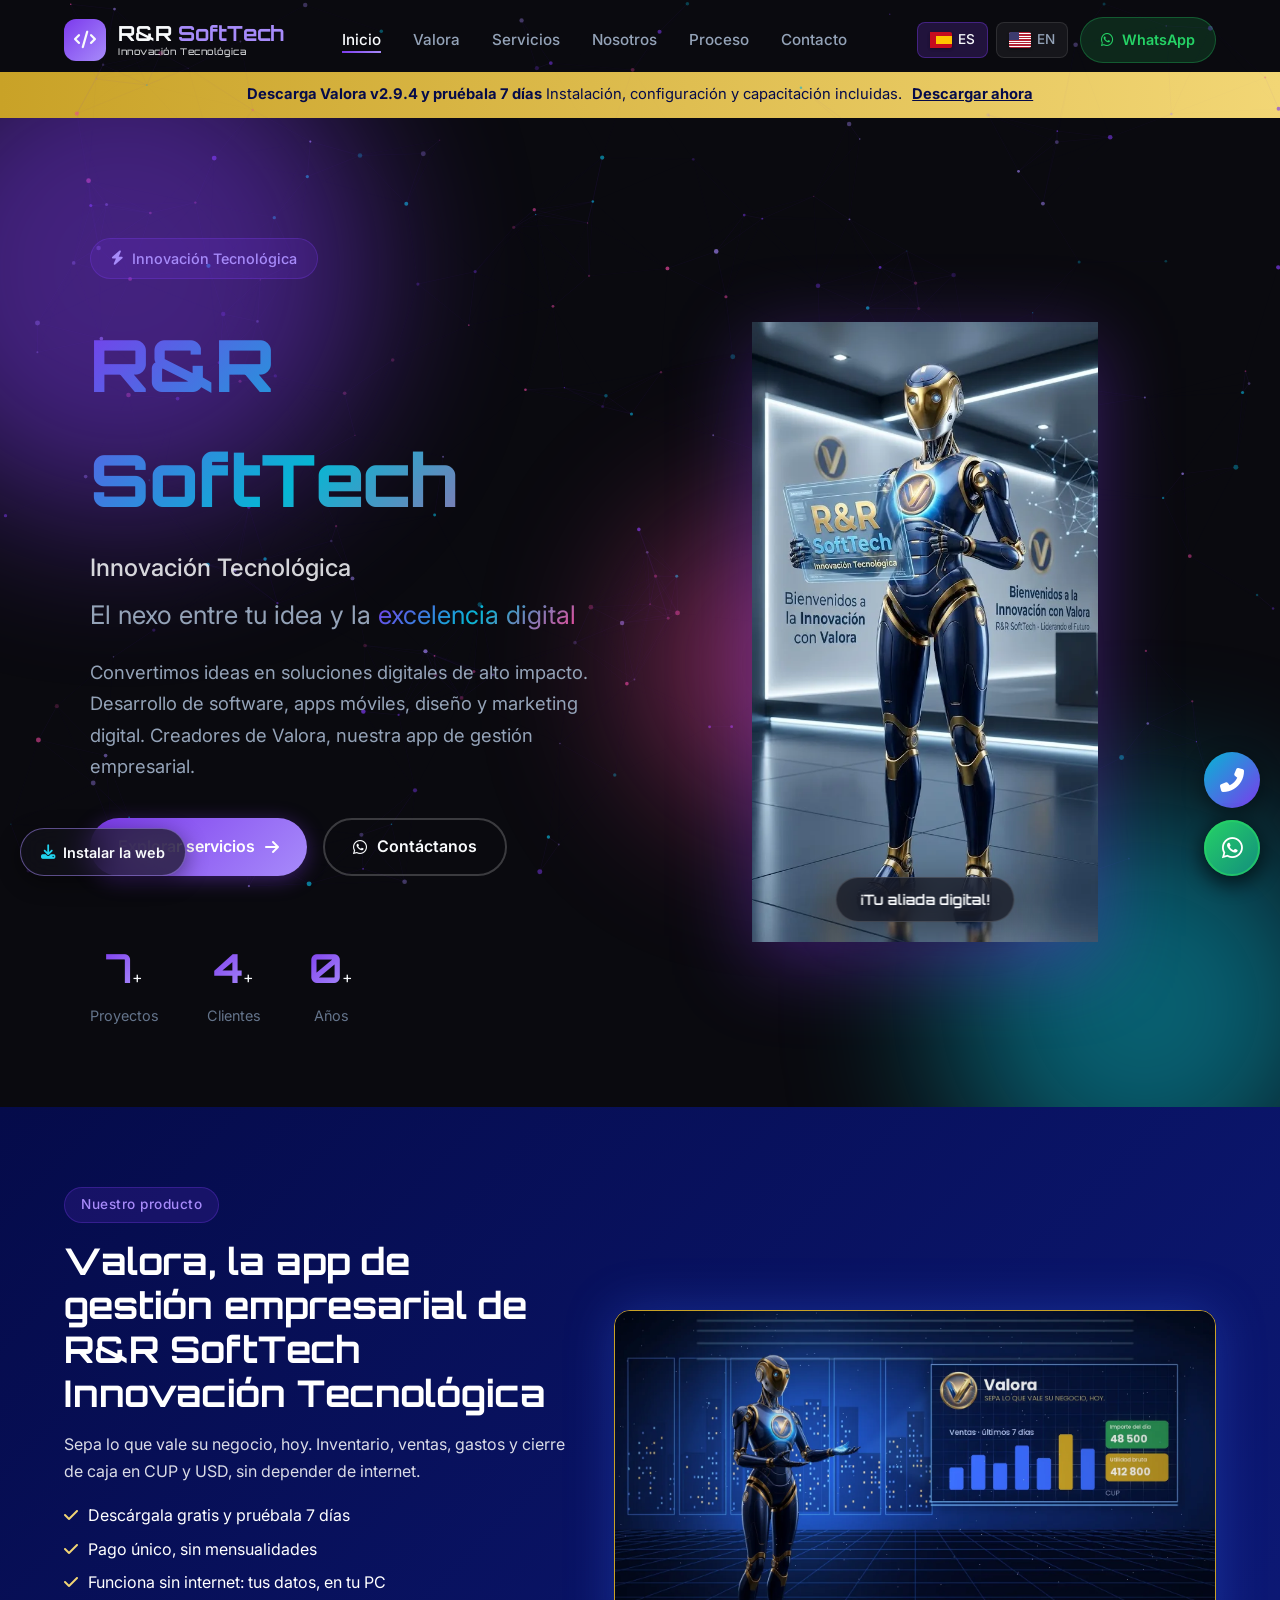
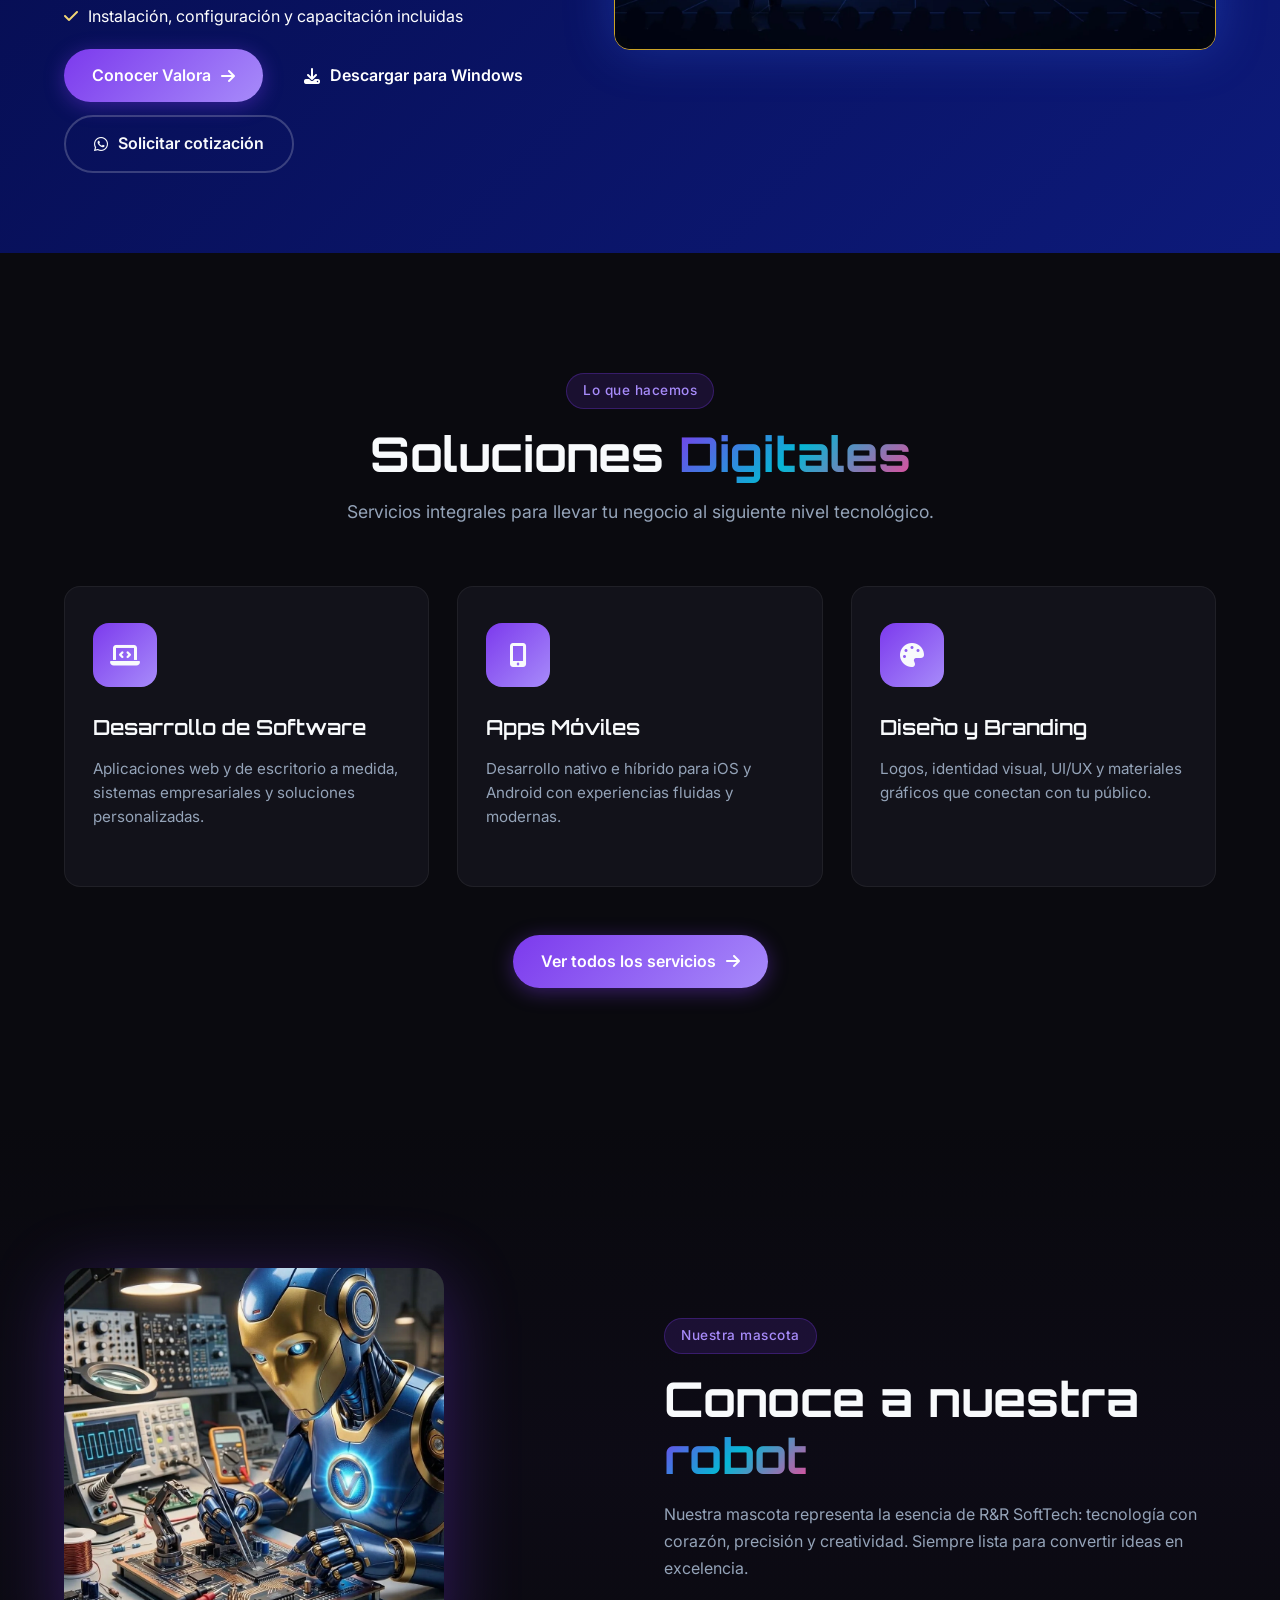
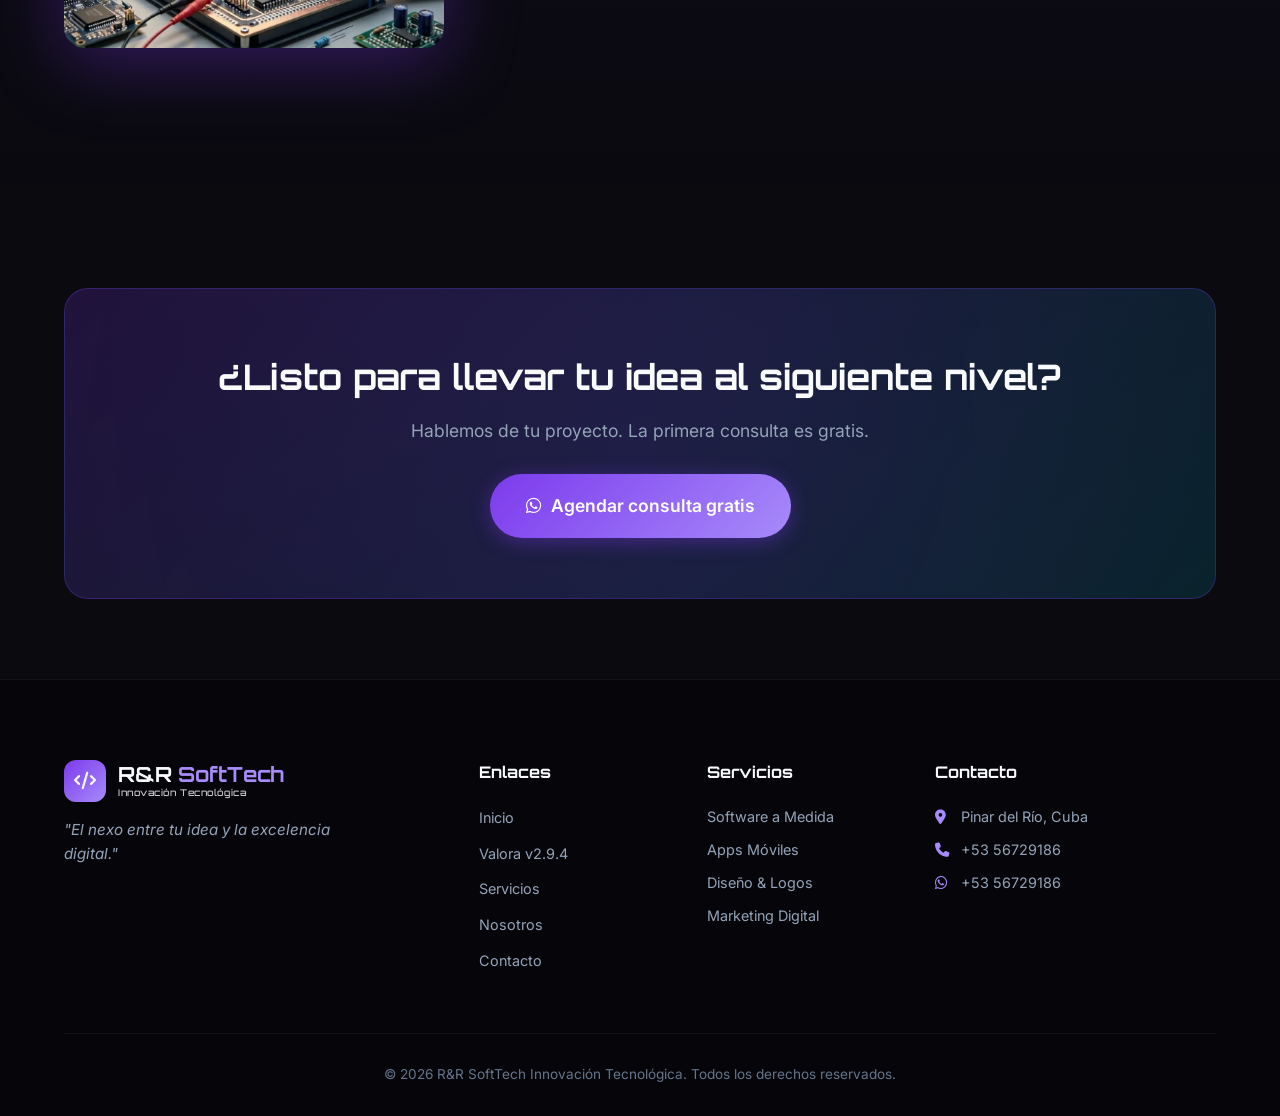
<file: index.html>
<!DOCTYPE html>
<html lang="es">
<head>
    <meta charset="UTF-8">
    <meta name="viewport" content="width=device-width, initial-scale=1.0">
    <meta name="description" content="R&R SoftTech Innovación Tecnológica — creadores de Valora, la app de gestión empresarial (v2.9.4). El nexo entre tu idea y la excelencia digital. Desarrollo de software, apps móviles, diseño y marketing digital en Pinar del Río, Cuba.">
    <title>R&R SoftTech Innovación Tecnológica | Excelencia Digital</title>
    <link rel="canonical" href="https://losramosdelrey.github.io/R-R-SoftTech/">
    <link rel="alternate" hreflang="es" href="https://losramosdelrey.github.io/R-R-SoftTech/"><link rel="alternate" hreflang="en" href="https://losramosdelrey.github.io/R-R-SoftTech/en/index.html"><link rel="alternate" hreflang="x-default" href="https://losramosdelrey.github.io/R-R-SoftTech/">
    <meta property="og:type" content="website"><meta property="og:site_name" content="R&amp;R SoftTech"><meta property="og:title" content="R&amp;R SoftTech Innovación Tecnológica | Excelencia Digital"><meta property="og:description" content="Creadores de Valora: descarga gratis y prueba 7 días la app de inventario, ventas y cierre de caja para Windows. Software, apps móviles y marketing digital en Pinar del Río, Cuba."><meta property="og:url" content="https://losramosdelrey.github.io/R-R-SoftTech/"><meta property="og:locale" content="es_ES">
    <meta property="og:image" content="https://losramosdelrey.github.io/R-R-SoftTech/assets/valora-splash-brand.jpg"><meta property="og:image:width" content="1280"><meta property="og:image:height" content="673"><meta name="twitter:card" content="summary_large_image">
    <link rel="preconnect" href="https://fonts.googleapis.com">
    <link rel="preconnect" href="https://fonts.gstatic.com" crossorigin>
    <link href="https://fonts.googleapis.com/css2?family=Orbitron:wght@400;500;600;700;800;900&family=Inter:wght@300;400;500;600;700&display=swap" rel="stylesheet">
    <link rel="stylesheet" href="https://cdnjs.cloudflare.com/ajax/libs/font-awesome/6.5.1/css/all.min.css">
    <link href="https://unpkg.com/aos@2.3.1/dist/aos.css" rel="stylesheet">
    <link rel="stylesheet" href="css/styles.css">
    <link rel="manifest" href="manifest.webmanifest">
    <meta name="theme-color" content="#7c3aed">
    <link rel="icon" type="image/png" href="assets/icons/icon-192.png">
    <link rel="apple-touch-icon" href="assets/icons/apple-touch-icon.png">
</head>
<body>
    <canvas id="particles-canvas"></canvas>
    <div class="cursor-glow"></div>
    <nav class="navbar" id="navbar">
        <div class="nav-container">
            <a href="index.html" class="logo"><span class="logo-icon"><i class="fas fa-code"></i></span><span class="logo-text"><span class="logo-name">R&R <span class="accent">SoftTech</span></span><small class="logo-sub">Innovación Tecnológica</small></span></a>
            <ul class="nav-links" id="nav-links">
                <li><a href="index.html" class="nav-link active">Inicio</a></li>
                <li><a href="valora.html" class="nav-link">Valora</a></li>
                <li><a href="servicios.html" class="nav-link">Servicios</a></li>
                <li><a href="nosotros.html" class="nav-link">Nosotros</a></li>
                <li><a href="proceso.html" class="nav-link">Proceso</a></li>
                <li><a href="contacto.html" class="nav-link">Contacto</a></li>
            </ul>
            <div class="nav-actions">
                <div class="lang-switcher">
                    <a href="index.html" aria-label="Español" class="lang-btn active"><span class="flag-es"></span> <span class="lang-code">ES</span></a>
                    <a href="en/index.html" aria-label="English" class="lang-btn"><span class="flag-us"></span> <span class="lang-code">EN</span></a>
                </div>
                <a href="https://wa.me/5356729186" target="_blank" rel="noopener" class="nav-cta"><i class="fab fa-whatsapp"></i> WhatsApp</a>
            </div>
            <button class="hamburger" id="hamburger" aria-label="Menú"><span></span><span></span><span></span></button>
        </div>
    </nav>

    <a class="vp-ribbon" href="valora.html#descargar"><strong>Descarga Valora v2.9.4 y pruébala 7 días</strong> Instalación, configuración y capacitación incluidas. <u>Descargar ahora</u></a>
    <section class="hero">
        <div class="hero-bg">
            <div class="gradient-orb orb-1"></div>
            <div class="gradient-orb orb-2"></div>
            <div class="gradient-orb orb-3"></div>
        </div>
        <div class="hero-content hero-split">
            <div>
                <div class="hero-badge" data-aos="fade-down"><i class="fas fa-bolt"></i> Innovación Tecnológica</div>
                <h1 class="hero-title" data-aos="fade-up" data-aos-delay="100">
                    <span class="title-line">R&R SoftTech</span>
                    <span class="title-sub">Innovación Tecnológica</span>
                    <span class="title-slogan">El nexo entre tu idea y la <span class="gradient-text">excelencia digital</span></span>
                </h1>
                <p class="hero-desc" data-aos="fade-up" data-aos-delay="200">
                    Convertimos ideas en soluciones digitales de alto impacto. Desarrollo de software, apps móviles, diseño y marketing digital. Creadores de Valora, nuestra app de gestión empresarial.
                </p>
                <div class="hero-buttons" data-aos="fade-up" data-aos-delay="300">
                    <a href="servicios.html" class="btn btn-primary"><span>Explorar servicios</span><i class="fas fa-arrow-right"></i></a>
                    <a href="https://wa.me/5356729186" target="_blank" rel="noopener" class="btn btn-secondary"><i class="fab fa-whatsapp"></i><span>Contáctanos</span></a>
                </div>
                <div class="hero-stats" data-aos="fade-up" data-aos-delay="400">
                    <div class="stat"><span class="stat-number" data-count="50">0</span>+<span class="stat-label">Proyectos</span></div>
                    <div class="stat"><span class="stat-number" data-count="30">0</span>+<span class="stat-label">Clientes</span></div>
                    <div class="stat"><span class="stat-number" data-count="5">0</span>+<span class="stat-label">Años</span></div>
                </div>
            </div>
            <div class="robot-hero" data-aos="fade-left" data-aos-delay="200">
                <img src="assets/valora-bienvenida.webp" alt="Valora, la robot de R&amp;R SoftTech Innovación Tecnológica">
                <div class="robot-badge">¡Tu aliada digital!</div>
            </div>
        </div>
    </section>

        <section class="product-feature" id="valora">
        <div class="container prod-grid">
            <div class="prod-copy" data-aos="fade-right">
                <span class="section-tag">Nuestro producto</span>
                <h2 class="section-title">Valora, la app de gestión empresarial de R&amp;R SoftTech Innovación Tecnológica</h2>
                <p>Sepa lo que vale su negocio, hoy. Inventario, ventas, gastos y cierre de caja en CUP y USD, sin depender de internet.</p>
                <ul class="prod-points"><li><i class="fas fa-check"></i> Descárgala gratis y pruébala 7 días</li><li><i class="fas fa-check"></i> Pago único, sin mensualidades</li><li><i class="fas fa-check"></i> Funciona sin internet: tus datos, en tu PC</li><li><i class="fas fa-check"></i> Instalación, configuración y capacitación incluidas</li></ul>
                <div class="prod-actions"><a href="valora.html" class="btn btn-primary"><span>Conocer Valora</span><i class="fas fa-arrow-right"></i></a><a href="valora.html#descargar" class="btn btn-gold"><i class="fas fa-download"></i><span>Descargar para Windows</span></a><a href="https://wa.me/5356729186?text=Hola%2C%20quiero%20cotizar%20Valora%20v2.9.4" target="_blank" rel="noopener" class="btn btn-secondary"><i class="fab fa-whatsapp"></i><span>Solicitar cotización</span></a></div>
            </div>
            <figure class="prod-fig" data-aos="fade-left"><img src="assets/valora-escenario.webp" alt="Valora presenta las ventas y la utilidad del negocio" loading="lazy"></figure>
        </div>
    </section>

<section class="services">
        <div class="container">
            <div class="section-header" data-aos="fade-up">
                <span class="section-tag">Lo que hacemos</span>
                <h2 class="section-title">Soluciones <span class="gradient-text">Digitales</span></h2>
                <p class="section-desc">Servicios integrales para llevar tu negocio al siguiente nivel tecnológico.</p>
            </div>
            <div class="services-grid">
                <div class="service-card" data-aos="fade-up" data-aos-delay="100">
                    <div class="service-icon"><i class="fas fa-laptop-code"></i></div>
                    <h3>Desarrollo de Software</h3>
                    <p>Aplicaciones web y de escritorio a medida, sistemas empresariales y soluciones personalizadas.</p>
                    <div class="card-glow"></div>
                </div>
                <div class="service-card" data-aos="fade-up" data-aos-delay="150">
                    <div class="service-icon"><i class="fas fa-mobile-alt"></i></div>
                    <h3>Apps Móviles</h3>
                    <p>Desarrollo nativo e híbrido para iOS y Android con experiencias fluidas y modernas.</p>
                    <div class="card-glow"></div>
                </div>
                <div class="service-card" data-aos="fade-up" data-aos-delay="200">
                    <div class="service-icon"><i class="fas fa-palette"></i></div>
                    <h3>Diseño y Branding</h3>
                    <p>Logos, identidad visual, UI/UX y materiales gráficos que conectan con tu público.</p>
                    <div class="card-glow"></div>
                </div>
            </div>
            <div style="text-align:center;margin-top:48px;" data-aos="fade-up">
                <a href="servicios.html" class="btn btn-primary"><span>Ver todos los servicios</span><i class="fas fa-arrow-right"></i></a>
            </div>
        </div>
    </section>

    <section class="about" style="padding:80px 0;">
        <div class="container">
            <div class="robot-section">
                <div class="robot-img-wrap" data-aos="fade-right">
                    <img src="assets/valora-soldando.webp" alt="Valora soldando una placa de circuitos">
                </div>
                <div data-aos="fade-left">
                    <span class="section-tag">Nuestra mascota</span>
                    <h2 class="section-title">Conoce a nuestra <span class="gradient-text">robot</span></h2>
                    <p style="color:var(--text-secondary);margin-bottom:16px;line-height:1.7;">Nuestra mascota representa la esencia de R&R SoftTech: tecnología con corazón, precisión y creatividad. Siempre lista para convertir ideas en excelencia.</p>
                </div>
            </div>
        </div>
    </section>

    <section class="cta-banner">
        <div class="container">
            <div class="cta-content" data-aos="zoom-in">
                <h2>¿Listo para llevar tu idea al siguiente nivel?</h2>
                <p>Hablemos de tu proyecto. La primera consulta es gratis.</p>
                <a href="https://wa.me/5356729186" target="_blank" rel="noopener" class="btn btn-primary btn-large"><i class="fab fa-whatsapp"></i><span>Agendar consulta gratis</span></a>
            </div>
        </div>
    </section>

    <footer class="footer">
        <div class="container">
            <div class="footer-content">
                <div class="footer-brand">
                    <a href="index.html" class="logo"><span class="logo-icon"><i class="fas fa-code"></i></span><span class="logo-text"><span class="logo-name">R&R <span class="accent">SoftTech</span></span><small class="logo-sub">Innovación Tecnológica</small></span></a>
                    <p class="footer-slogan">"El nexo entre tu idea y la excelencia digital."</p>
                </div>
                <div class="footer-links"><h4>Enlaces</h4><ul><li><a href="index.html">Inicio</a></li><li><a href="valora.html">Valora v2.9.4</a></li><li><a href="servicios.html">Servicios</a></li><li><a href="nosotros.html">Nosotros</a></li><li><a href="contacto.html">Contacto</a></li></ul></div>
                <div class="footer-services"><h4>Servicios</h4><ul><li>Software a Medida</li><li>Apps Móviles</li><li>Diseño & Logos</li><li>Marketing Digital</li></ul></div>
                <div class="footer-contact"><h4>Contacto</h4><p><i class="fas fa-map-marker-alt"></i> Pinar del Río, Cuba</p><p><i class="fas fa-phone"></i> +53 56729186</p><p><i class="fab fa-whatsapp"></i> +53 56729186</p></div>
            </div>
            <div class="footer-bottom"><p>&copy; 2026 R&R SoftTech Innovación Tecnológica. Todos los derechos reservados.</p></div>
        </div>
    </footer>
    <div class="fab-group" role="group" aria-label="Contacto rápido">
        <a href="tel:+5356729186" class="fab fab-call" aria-label="Llamar ahora" title="Llamar ahora"><i class="fas fa-phone-alt"></i></a>
        <a href="https://wa.me/5356729186?text=Hola%20R%26R%20SoftTech" target="_blank" rel="noopener" class="fab fab-whatsapp" aria-label="Escribir por WhatsApp" title="Escribir por WhatsApp"><i class="fab fa-whatsapp"></i></a>
    </div>
    <button class="install-btn" id="install-btn" type="button" title="Instala esta web en tu dispositivo como una app"><i class="fas fa-download"></i> <span>Instalar la web</span></button>

    <button class="back-to-top" id="back-to-top"><i class="fas fa-chevron-up"></i></button>
    <script src="https://unpkg.com/aos@2.3.1/dist/aos.js"></script>
    <script src="js/script.js"></script>
</body>
</html>
</file>
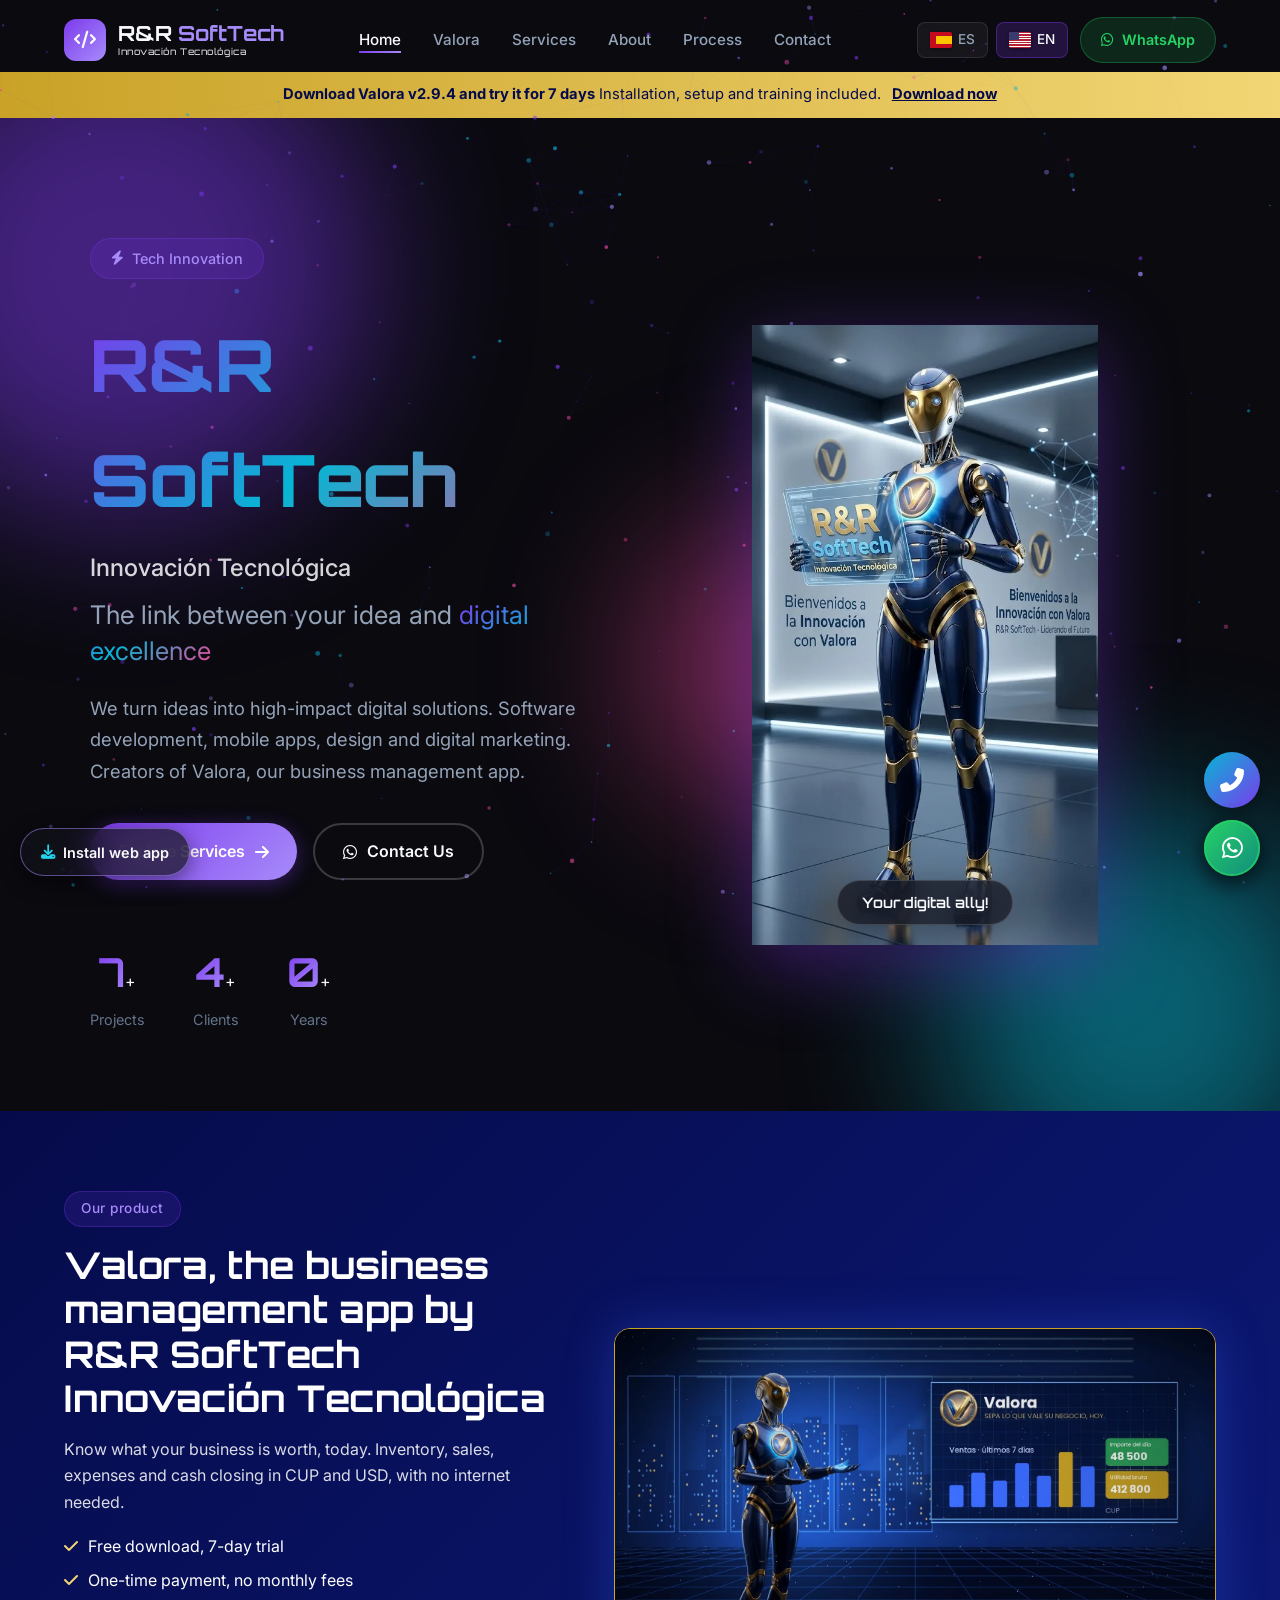
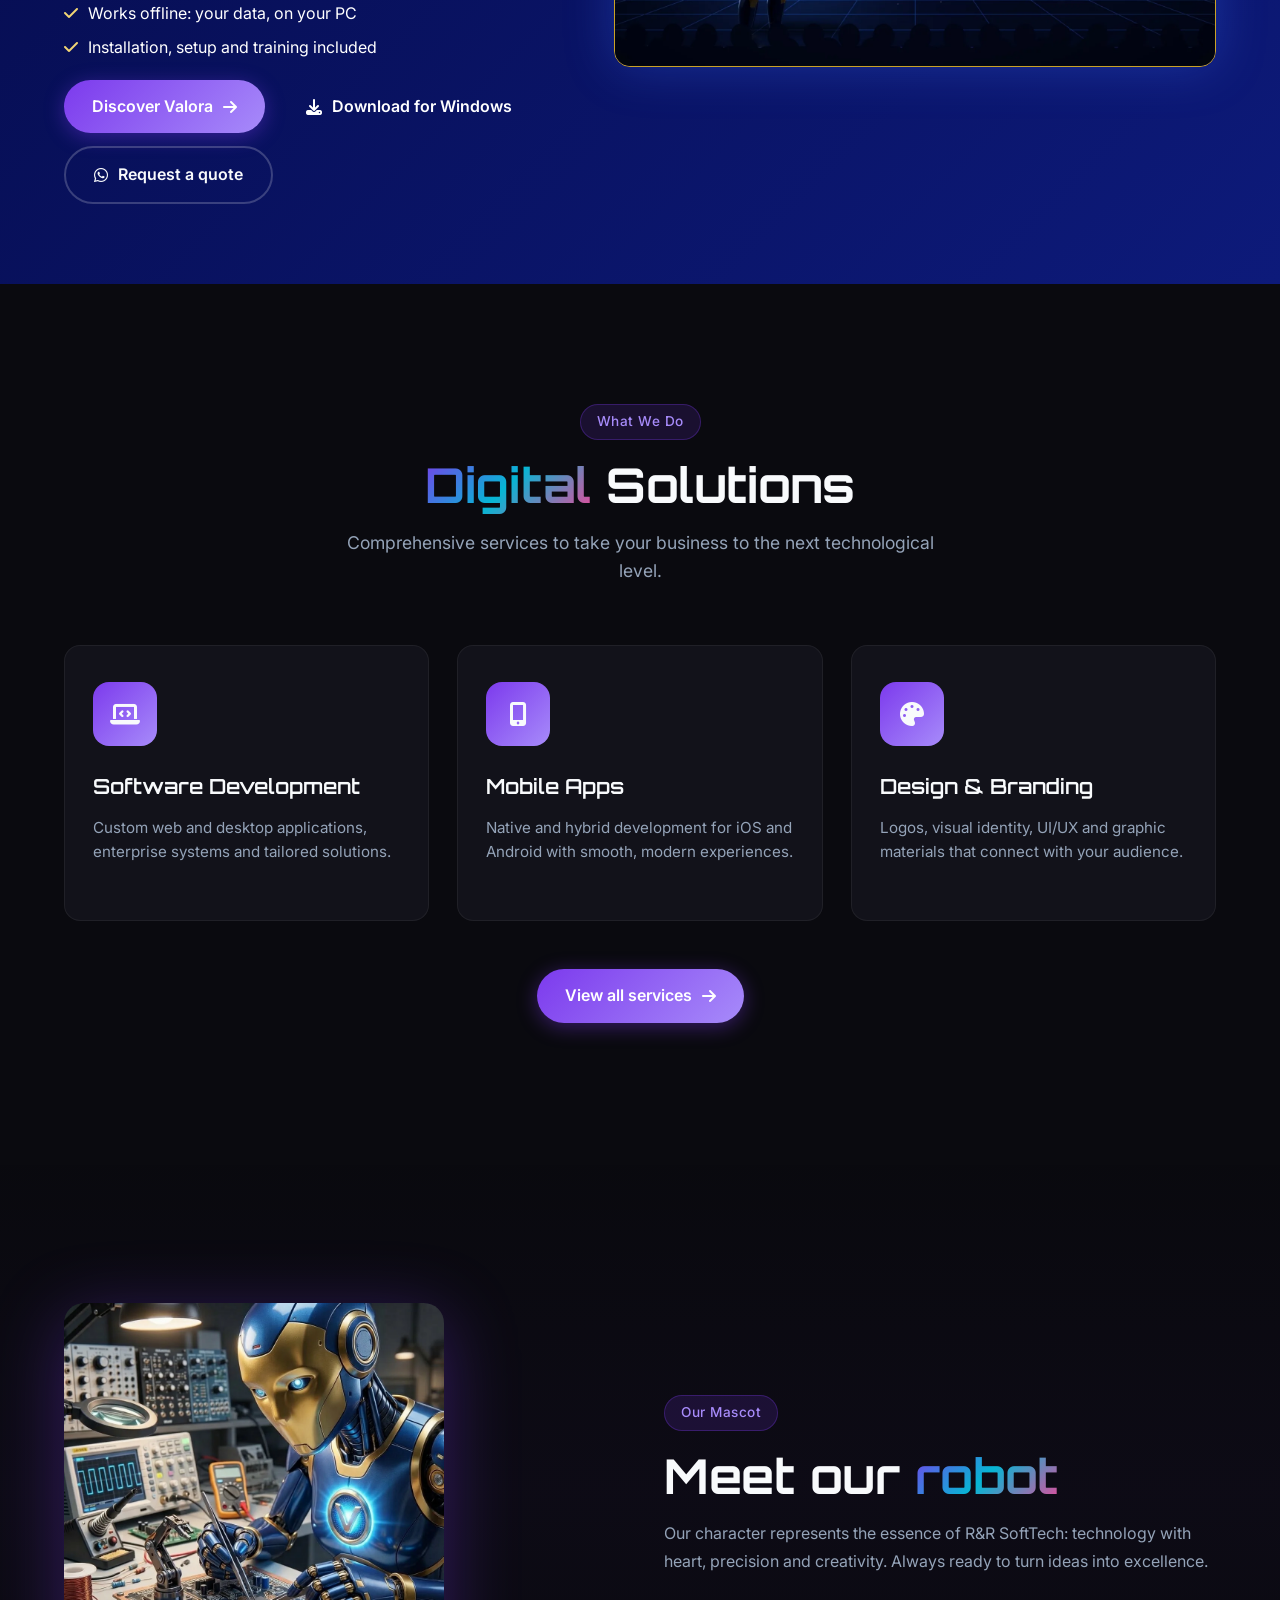
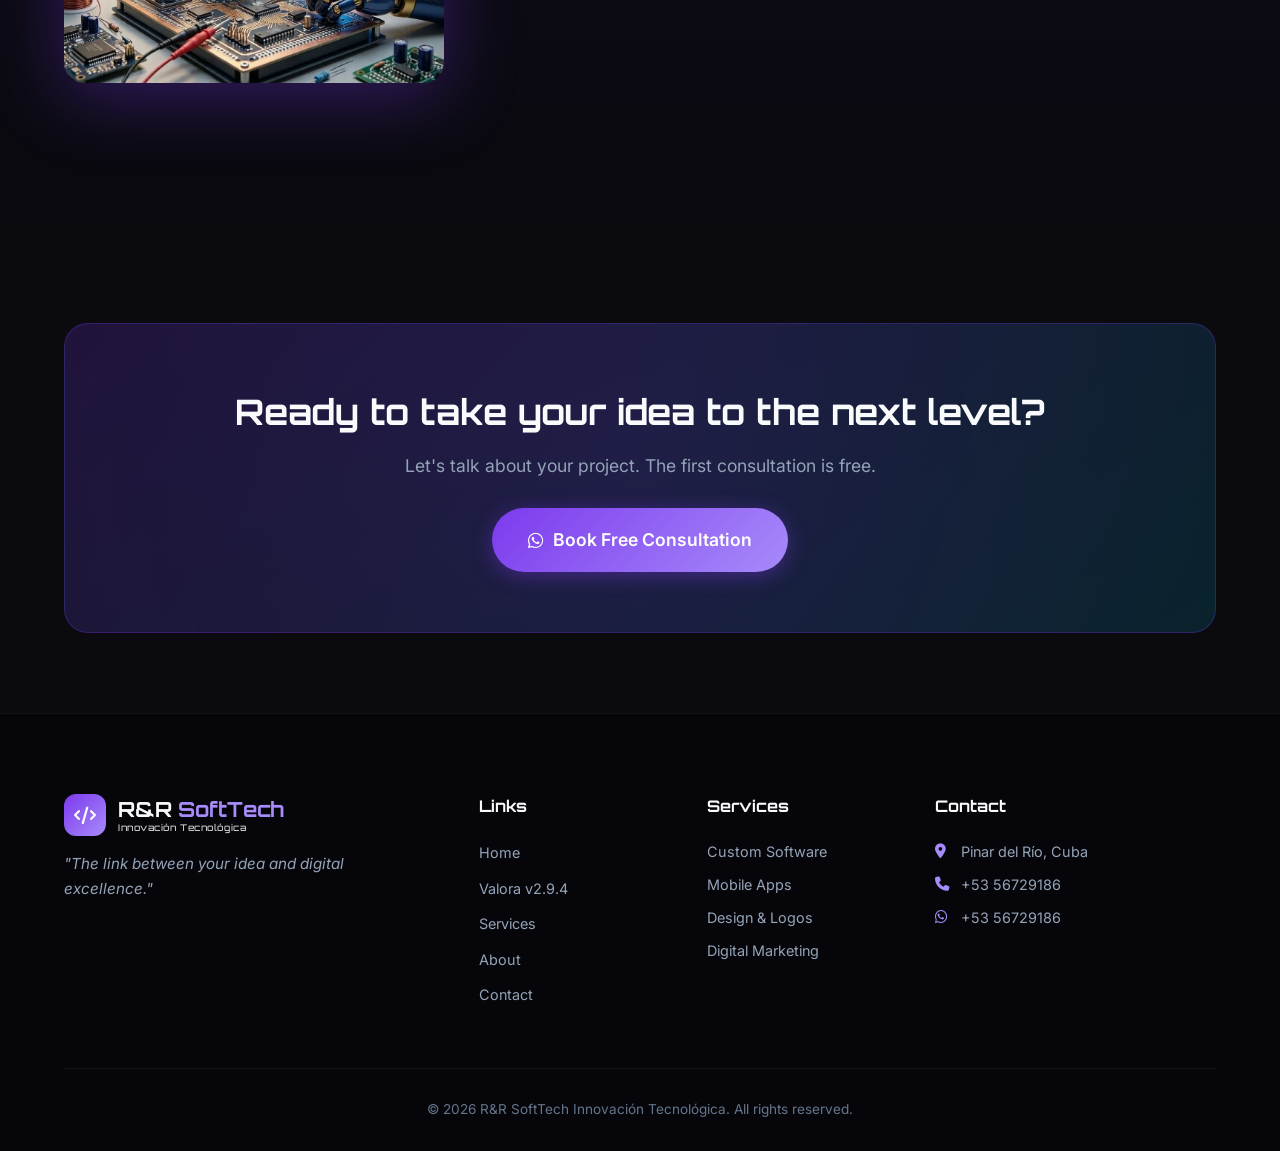
<file: en/index.html>
<!DOCTYPE html>
<html lang="en">
<head>
    <meta charset="UTF-8">
    <meta name="viewport" content="width=device-width, initial-scale=1.0">
    <meta name="description" content="R&R SoftTech Innovación Tecnológica — creators of Valora, the business management app (v2.9.4). The link between your idea and digital excellence. Software development, mobile apps, design and digital marketing in Pinar del Río, Cuba.">
    <title>R&R SoftTech Innovación Tecnológica | Digital Excellence</title>
    <link rel="canonical" href="https://losramosdelrey.github.io/R-R-SoftTech/en/index.html">
    <link rel="alternate" hreflang="es" href="https://losramosdelrey.github.io/R-R-SoftTech/"><link rel="alternate" hreflang="en" href="https://losramosdelrey.github.io/R-R-SoftTech/en/index.html"><link rel="alternate" hreflang="x-default" href="https://losramosdelrey.github.io/R-R-SoftTech/">
    <meta property="og:type" content="website"><meta property="og:site_name" content="R&amp;R SoftTech"><meta property="og:title" content="R&amp;R SoftTech Innovación Tecnológica | Digital Excellence"><meta property="og:description" content="Makers of Valora: free download and 7-day trial of the inventory, sales and cash-closing app for Windows. Software, mobile apps and digital marketing in Pinar del Río, Cuba."><meta property="og:url" content="https://losramosdelrey.github.io/R-R-SoftTech/en/index.html"><meta property="og:locale" content="en_US">
    <meta property="og:image" content="https://losramosdelrey.github.io/R-R-SoftTech/assets/valora-splash-brand.jpg"><meta property="og:image:width" content="1280"><meta property="og:image:height" content="673"><meta name="twitter:card" content="summary_large_image">
    <link rel="preconnect" href="https://fonts.googleapis.com">
    <link rel="preconnect" href="https://fonts.gstatic.com" crossorigin>
    <link href="https://fonts.googleapis.com/css2?family=Orbitron:wght@400;500;600;700;800;900&family=Inter:wght@300;400;500;600;700&display=swap" rel="stylesheet">
    <link rel="stylesheet" href="https://cdnjs.cloudflare.com/ajax/libs/font-awesome/6.5.1/css/all.min.css">
    <link href="https://unpkg.com/aos@2.3.1/dist/aos.css" rel="stylesheet">
    <link rel="stylesheet" href="../css/styles.css">
    <link rel="manifest" href="../manifest.webmanifest">
    <meta name="theme-color" content="#7c3aed">
    <link rel="icon" type="image/png" href="../assets/icons/icon-192.png">
    <link rel="apple-touch-icon" href="../assets/icons/apple-touch-icon.png">
</head>
<body>
    <canvas id="particles-canvas"></canvas>
    <div class="cursor-glow"></div>
    <nav class="navbar" id="navbar">
        <div class="nav-container">
            <a href="index.html" class="logo"><span class="logo-icon"><i class="fas fa-code"></i></span><span class="logo-text"><span class="logo-name">R&R <span class="accent">SoftTech</span></span><small class="logo-sub">Innovación Tecnológica</small></span></a>
            <ul class="nav-links" id="nav-links">
                <li><a href="index.html" class="nav-link active">Home</a></li>
                <li><a href="valora.html" class="nav-link">Valora</a></li>
                <li><a href="services.html" class="nav-link">Services</a></li>
                <li><a href="about.html" class="nav-link">About</a></li>
                <li><a href="process.html" class="nav-link">Process</a></li>
                <li><a href="contact.html" class="nav-link">Contact</a></li>
            </ul>
            <div class="nav-actions">
                <div class="lang-switcher">
                    <a href="../index.html" aria-label="Español" class="lang-btn"><span class="flag-es"></span> <span class="lang-code">ES</span></a>
                    <a href="index.html" aria-label="English" class="lang-btn active"><span class="flag-us"></span> <span class="lang-code">EN</span></a>
                </div>
                <a href="https://wa.me/5356729186" target="_blank" rel="noopener" class="nav-cta"><i class="fab fa-whatsapp"></i> WhatsApp</a>
            </div>
            <button class="hamburger" id="hamburger" aria-label="Menu"><span></span><span></span><span></span></button>
        </div>
    </nav>

    <a class="vp-ribbon" href="valora.html#descargar"><strong>Download Valora v2.9.4 and try it for 7 days</strong> Installation, setup and training included. <u>Download now</u></a>
    <section class="hero">
        <div class="hero-bg">
            <div class="gradient-orb orb-1"></div>
            <div class="gradient-orb orb-2"></div>
            <div class="gradient-orb orb-3"></div>
        </div>
        <div class="hero-content hero-split">
            <div>
                <div class="hero-badge" data-aos="fade-down"><i class="fas fa-bolt"></i> Tech Innovation</div>
                <h1 class="hero-title" data-aos="fade-up" data-aos-delay="100">
                    <span class="title-line">R&R SoftTech</span>
                    <span class="title-sub">Innovación Tecnológica</span>
                    <span class="title-slogan">The link between your idea and <span class="gradient-text">digital excellence</span></span>
                </h1>
                <p class="hero-desc" data-aos="fade-up" data-aos-delay="200">
                    We turn ideas into high-impact digital solutions. Software development, mobile apps, design and digital marketing. Creators of Valora, our business management app.
                </p>
                <div class="hero-buttons" data-aos="fade-up" data-aos-delay="300">
                    <a href="services.html" class="btn btn-primary"><span>Explore Services</span><i class="fas fa-arrow-right"></i></a>
                    <a href="https://wa.me/5356729186" target="_blank" rel="noopener" class="btn btn-secondary"><i class="fab fa-whatsapp"></i><span>Contact Us</span></a>
                </div>
                <div class="hero-stats" data-aos="fade-up" data-aos-delay="400">
                    <div class="stat"><span class="stat-number" data-count="50">0</span>+<span class="stat-label">Projects</span></div>
                    <div class="stat"><span class="stat-number" data-count="30">0</span>+<span class="stat-label">Clients</span></div>
                    <div class="stat"><span class="stat-number" data-count="5">0</span>+<span class="stat-label">Years</span></div>
                </div>
            </div>
            <div class="robot-hero" data-aos="fade-left" data-aos-delay="200">
                <img src="../assets/valora-bienvenida.webp" alt="Valora, the R&amp;R SoftTech Innovación Tecnológica robot">
                <div class="robot-badge">Your digital ally!</div>
            </div>
        </div>
    </section>

    <section class="product-feature" id="valora">
        <div class="container prod-grid">
            <div class="prod-copy" data-aos="fade-right">
                <span class="section-tag">Our product</span>
                <h2 class="section-title">Valora, the business management app by R&amp;R SoftTech Innovación Tecnológica</h2>
                <p>Know what your business is worth, today. Inventory, sales, expenses and cash closing in CUP and USD, with no internet needed.</p>
                <ul class="prod-points"><li><i class="fas fa-check"></i> Free download, 7-day trial</li><li><i class="fas fa-check"></i> One-time payment, no monthly fees</li><li><i class="fas fa-check"></i> Works offline: your data, on your PC</li><li><i class="fas fa-check"></i> Installation, setup and training included</li></ul>
                <div class="prod-actions"><a href="valora.html" class="btn btn-primary"><span>Discover Valora</span><i class="fas fa-arrow-right"></i></a><a href="valora.html#descargar" class="btn btn-gold"><i class="fas fa-download"></i><span>Download for Windows</span></a><a href="https://wa.me/5356729186?text=Hello%2C%20I%20would%20like%20a%20quote%20for%20Valora%20v2.9.4" target="_blank" rel="noopener" class="btn btn-secondary"><i class="fab fa-whatsapp"></i><span>Request a quote</span></a></div>
            </div>
            <figure class="prod-fig" data-aos="fade-left"><img src="../assets/valora-escenario.webp" alt="Valora presents the sales and profit of the business" loading="lazy"></figure>
        </div>
    </section>

<section class="services">
        <div class="container">
            <div class="section-header" data-aos="fade-up">
                <span class="section-tag">What We Do</span>
                <h2 class="section-title"><span class="gradient-text">Digital</span> Solutions</h2>
                <p class="section-desc">Comprehensive services to take your business to the next technological level.</p>
            </div>
            <div class="services-grid">
                <div class="service-card" data-aos="fade-up" data-aos-delay="100">
                    <div class="service-icon"><i class="fas fa-laptop-code"></i></div>
                    <h3>Software Development</h3>
                    <p>Custom web and desktop applications, enterprise systems and tailored solutions.</p>
                    <div class="card-glow"></div>
                </div>
                <div class="service-card" data-aos="fade-up" data-aos-delay="150">
                    <div class="service-icon"><i class="fas fa-mobile-alt"></i></div>
                    <h3>Mobile Apps</h3>
                    <p>Native and hybrid development for iOS and Android with smooth, modern experiences.</p>
                    <div class="card-glow"></div>
                </div>
                <div class="service-card" data-aos="fade-up" data-aos-delay="200">
                    <div class="service-icon"><i class="fas fa-palette"></i></div>
                    <h3>Design & Branding</h3>
                    <p>Logos, visual identity, UI/UX and graphic materials that connect with your audience.</p>
                    <div class="card-glow"></div>
                </div>
            </div>
            <div style="text-align:center;margin-top:48px;" data-aos="fade-up">
                <a href="services.html" class="btn btn-primary"><span>View all services</span><i class="fas fa-arrow-right"></i></a>
            </div>
        </div>
    </section>

    <section class="about" style="padding:80px 0;">
        <div class="container">
            <div class="robot-section">
                <div class="robot-img-wrap" data-aos="fade-right">
                    <img src="../assets/valora-soldando.webp" alt="Valora soldering a circuit board">
                </div>
                <div data-aos="fade-left">
                    <span class="section-tag">Our Mascot</span>
                    <h2 class="section-title">Meet our <span class="gradient-text">robot</span></h2>
                    <p style="color:var(--text-secondary);margin-bottom:16px;line-height:1.7;">Our character represents the essence of R&R SoftTech: technology with heart, precision and creativity. Always ready to turn ideas into excellence.</p>
                </div>
            </div>
        </div>
    </section>

    <section class="cta-banner">
        <div class="container">
            <div class="cta-content" data-aos="zoom-in">
                <h2>Ready to take your idea to the next level?</h2>
                <p>Let's talk about your project. The first consultation is free.</p>
                <a href="https://wa.me/5356729186" target="_blank" rel="noopener" class="btn btn-primary btn-large"><i class="fab fa-whatsapp"></i><span>Book Free Consultation</span></a>
            </div>
        </div>
    </section>

    <footer class="footer">
        <div class="container">
            <div class="footer-content">
                <div class="footer-brand">
                    <a href="index.html" class="logo"><span class="logo-icon"><i class="fas fa-code"></i></span><span class="logo-text"><span class="logo-name">R&R <span class="accent">SoftTech</span></span><small class="logo-sub">Innovación Tecnológica</small></span></a>
                    <p class="footer-slogan">"The link between your idea and digital excellence."</p>
                </div>
                <div class="footer-links"><h4>Links</h4><ul><li><a href="index.html">Home</a></li><li><a href="valora.html">Valora v2.9.4</a></li><li><a href="services.html">Services</a></li><li><a href="about.html">About</a></li><li><a href="contact.html">Contact</a></li></ul></div>
                <div class="footer-services"><h4>Services</h4><ul><li>Custom Software</li><li>Mobile Apps</li><li>Design & Logos</li><li>Digital Marketing</li></ul></div>
                <div class="footer-contact"><h4>Contact</h4><p><i class="fas fa-map-marker-alt"></i> Pinar del Río, Cuba</p><p><i class="fas fa-phone"></i> +53 56729186</p><p><i class="fab fa-whatsapp"></i> +53 56729186</p></div>
            </div>
            <div class="footer-bottom"><p>&copy; 2026 R&R SoftTech Innovación Tecnológica. All rights reserved.</p></div>
        </div>
    </footer>
    <div class="fab-group" role="group" aria-label="Quick contact">
        <a href="tel:+5356729186" class="fab fab-call" aria-label="Call now" title="Call now"><i class="fas fa-phone-alt"></i></a>
        <a href="https://wa.me/5356729186?text=Hello%20R%26R%20SoftTech" target="_blank" rel="noopener" class="fab fab-whatsapp" aria-label="Chat on WhatsApp" title="Chat on WhatsApp"><i class="fab fa-whatsapp"></i></a>
    </div>
    <button class="install-btn" id="install-btn" type="button" title="Install this website on your device as an app"><i class="fas fa-download"></i> <span>Install web app</span></button>

    <button class="back-to-top" id="back-to-top"><i class="fas fa-chevron-up"></i></button>
    <script src="https://unpkg.com/aos@2.3.1/dist/aos.js"></script>
    <script src="../js/script.js"></script>
</body>
</html>
</file>
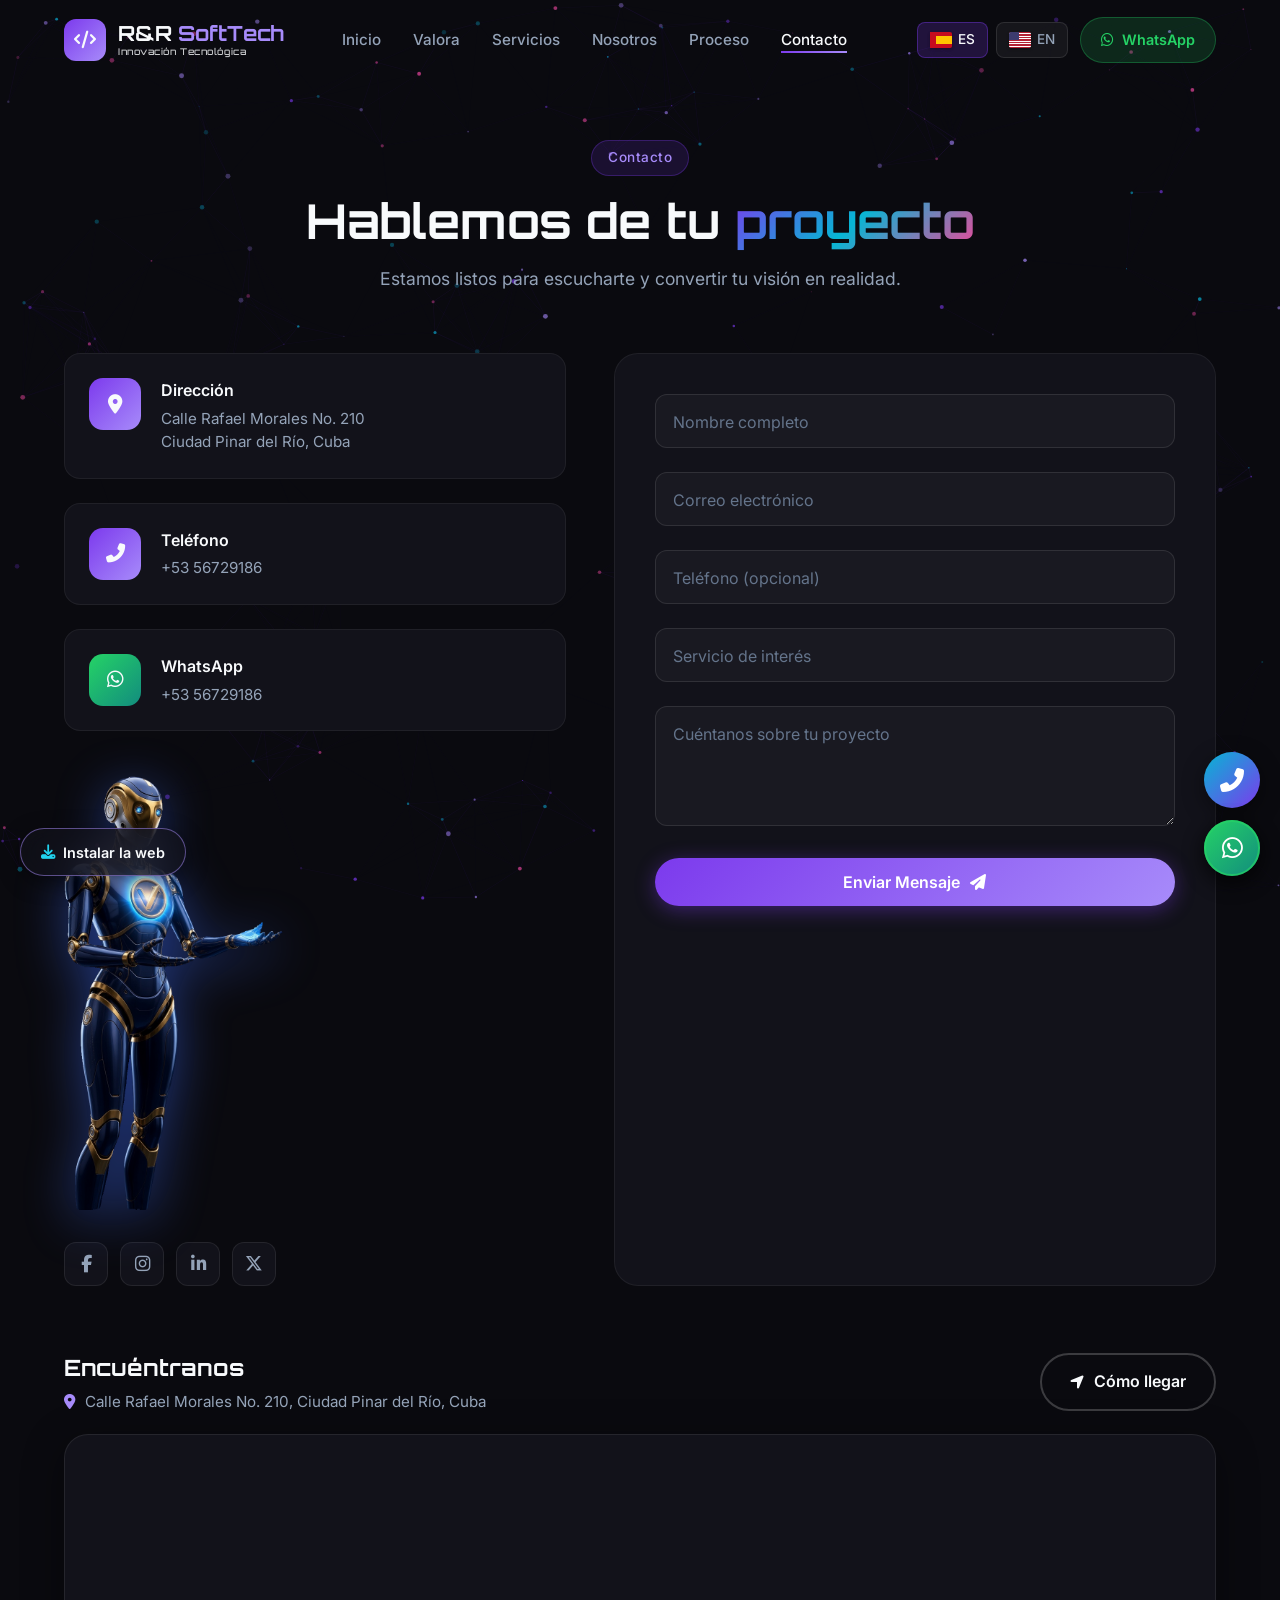
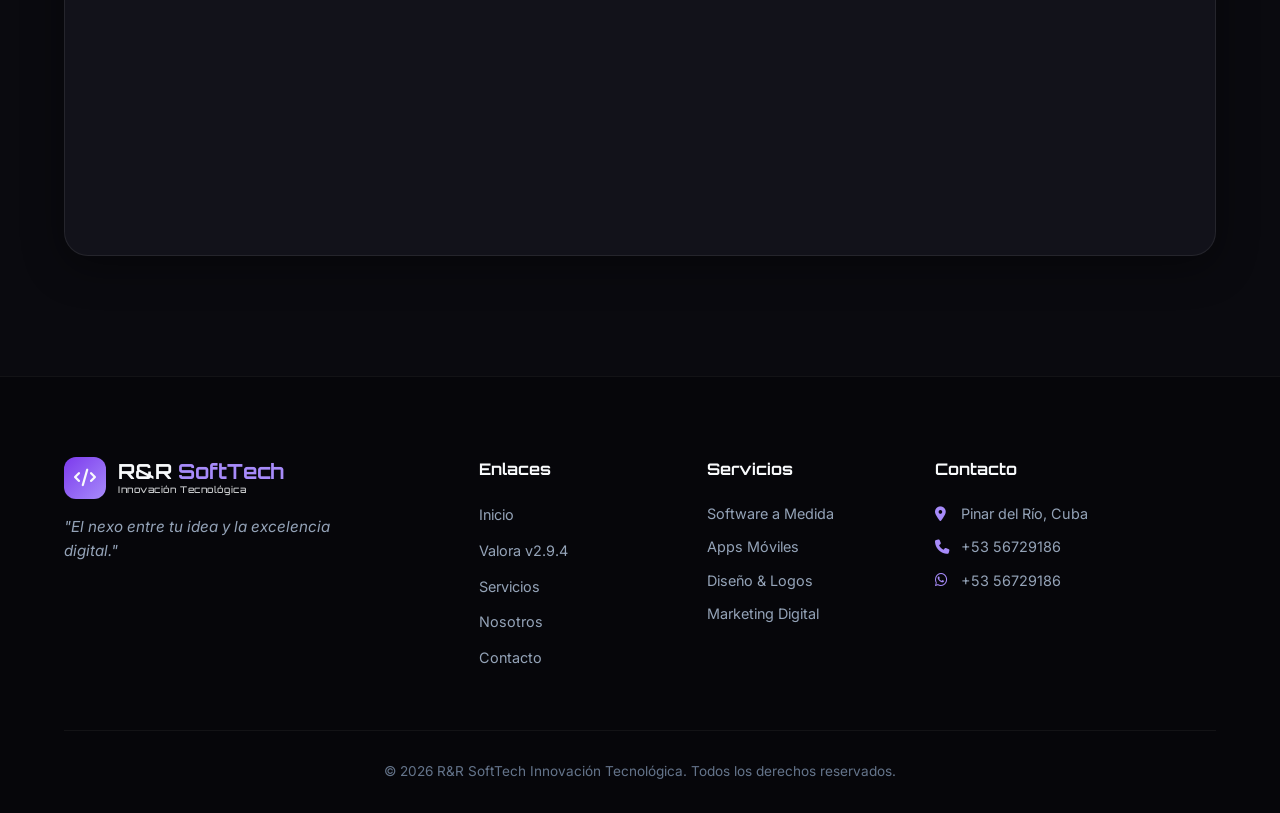
<file: contacto.html>
<!DOCTYPE html>
<html lang="es">
<head>
    <meta charset="UTF-8">
    <meta name="viewport" content="width=device-width, initial-scale=1.0">
    <meta name="description" content="Contacta con R&R SoftTech. Teléfono y WhatsApp +53 56729186. Pinar del Río, Cuba.">
    <title>Contacto | R&R SoftTech Innovación Tecnológica</title>
    <link rel="preconnect" href="https://fonts.googleapis.com">
    <link rel="preconnect" href="https://fonts.gstatic.com" crossorigin>
    <link href="https://fonts.googleapis.com/css2?family=Orbitron:wght@400;500;600;700;800;900&family=Inter:wght@300;400;500;600;700&display=swap" rel="stylesheet">
    <link rel="stylesheet" href="https://cdnjs.cloudflare.com/ajax/libs/font-awesome/6.5.1/css/all.min.css">
    <link href="https://unpkg.com/aos@2.3.1/dist/aos.css" rel="stylesheet">
    <link rel="stylesheet" href="css/styles.css">
    <link rel="manifest" href="manifest.webmanifest">
    <meta name="theme-color" content="#7c3aed">
    <link rel="icon" type="image/png" href="assets/icons/icon-192.png">
    <link rel="apple-touch-icon" href="assets/icons/apple-touch-icon.png">
</head>
<body>
    <canvas id="particles-canvas"></canvas>
    <div class="cursor-glow"></div>
    <nav class="navbar scrolled" id="navbar">
        <div class="nav-container">
            <a href="index.html" class="logo"><span class="logo-icon"><i class="fas fa-code"></i></span><span class="logo-text"><span class="logo-name">R&R <span class="accent">SoftTech</span></span><small class="logo-sub">Innovación Tecnológica</small></span></a>
            <ul class="nav-links" id="nav-links">
                <li><a href="index.html" class="nav-link">Inicio</a></li>
                <li><a href="valora.html" class="nav-link">Valora</a></li>
                <li><a href="servicios.html" class="nav-link">Servicios</a></li>
                <li><a href="nosotros.html" class="nav-link">Nosotros</a></li>
                <li><a href="proceso.html" class="nav-link">Proceso</a></li>
                <li><a href="contacto.html" class="nav-link active">Contacto</a></li>
            </ul>
            <div class="nav-actions">
                <div class="lang-switcher">
                    <a href="contacto.html" aria-label="Español" class="lang-btn active"><span class="flag-es"></span> <span class="lang-code">ES</span></a>
                    <a href="en/contact.html" aria-label="English" class="lang-btn"><span class="flag-us"></span> <span class="lang-code">EN</span></a>
                </div>
                <a href="https://wa.me/5356729186" target="_blank" rel="noopener" class="nav-cta"><i class="fab fa-whatsapp"></i> WhatsApp</a>
            </div>
            <button class="hamburger" id="hamburger" aria-label="Menú"><span></span><span></span><span></span></button>
        </div>
    </nav>

    <section class="contact" style="padding-top:140px;">
        <div class="container">
            <div class="section-header" data-aos="fade-up">
                <span class="section-tag">Contacto</span>
                <h2 class="section-title">Hablemos de tu <span class="gradient-text">proyecto</span></h2>
                <p class="section-desc">Estamos listos para escucharte y convertir tu visión en realidad.</p>
            </div>
            <div class="contact-grid">
                <div class="contact-info" data-aos="fade-right">
                    <div class="contact-card">
                        <div class="contact-icon"><i class="fas fa-map-marker-alt"></i></div>
                        <div><h4>Dirección</h4><p>Calle Rafael Morales No. 210<br>Ciudad Pinar del Río, Cuba</p></div>
                    </div>
                    <div class="contact-card">
                        <div class="contact-icon"><i class="fas fa-phone-alt"></i></div>
                        <div><h4>Teléfono</h4><p><a href="tel:+5356729186">+53 56729186</a></p></div>
                    </div>
                    <div class="contact-card">
                        <div class="contact-icon whatsapp"><i class="fab fa-whatsapp"></i></div>
                        <div><h4>WhatsApp</h4><p><a href="https://wa.me/5356729186" target="_blank" rel="noopener">+53 56729186</a></p></div>
                    </div>
                    <div style="text-align:center;margin-top:20px;" data-aos="fade-up">
                        <img src="assets/valora-robot-transparent.png" alt="Valora, la robot de R&amp;R SoftTech" style="max-width:220px;border-radius:16px;filter:drop-shadow(0 10px 25px rgba(59,108,255,0.45));">
                    </div>
                    <div class="social-links">
                        <a href="#" class="social-link" aria-label="Facebook"><i class="fab fa-facebook-f"></i></a>
                        <a href="#" class="social-link" aria-label="Instagram"><i class="fab fa-instagram"></i></a>
                        <a href="#" class="social-link" aria-label="LinkedIn"><i class="fab fa-linkedin-in"></i></a>
                        <a href="#" class="social-link" aria-label="Twitter"><i class="fab fa-x-twitter"></i></a>
                    </div>
                </div>
                <form class="contact-form" data-aos="fade-left" id="contact-form">
                    <div class="form-group">
                        <input type="text" id="name" name="name" required placeholder=" ">
                        <label for="name">Nombre completo</label>
                    </div>
                    <div class="form-group">
                        <input type="email" id="email" name="email" required placeholder=" ">
                        <label for="email">Correo electrónico</label>
                    </div>
                    <div class="form-group">
                        <input type="tel" id="phone" name="phone" placeholder=" ">
                        <label for="phone">Teléfono (opcional)</label>
                    </div>
                    <div class="form-group">
                        <select id="service" name="service" required>
                            <option value="" disabled selected></option>
                            <option value="software">Desarrollo de Software</option>
                            <option value="mobile">Apps Móviles</option>
                            <option value="design">Diseño & Branding</option>
                            <option value="marketing">Marketing Digital</option>
                            <option value="social">Redes Sociales</option>
                            <option value="consulting">Consultoría IT</option>
                            <option value="other">Otro</option>
                        </select>
                        <label for="service">Servicio de interés</label>
                    </div>
                    <div class="form-group">
                        <textarea id="message" name="message" rows="4" required placeholder=" "></textarea>
                        <label for="message">Cuéntanos sobre tu proyecto</label>
                    </div>
                    <button type="submit" class="btn btn-primary btn-full"><span>Enviar Mensaje</span><i class="fas fa-paper-plane"></i></button>
                </form>
            </div>
            <div class="map-block" data-aos="fade-up">
                <div class="map-head">
                    <div>
                        <h3>Encuéntranos</h3>
                        <p><i class="fas fa-map-marker-alt"></i> Calle Rafael Morales No. 210, Ciudad Pinar del Río, Cuba</p>
                    </div>
                    <a href="https://www.google.com/maps/search/?api=1&amp;query=Calle%20Rafael%20Morales%20210%2C%20Pinar%20del%20R%C3%ADo%2C%20Cuba" target="_blank" rel="noopener" class="btn btn-secondary"><i class="fas fa-location-arrow"></i> <span>Cómo llegar</span></a>
                </div>
                <div class="map-frame">
                    <iframe title="Ubicación de R&amp;R SoftTech en Google Maps" src="https://www.google.com/maps?q=Calle%20Rafael%20Morales%20210%2C%20Pinar%20del%20R%C3%ADo%2C%20Cuba&amp;hl=es&amp;z=16&amp;output=embed" loading="lazy" referrerpolicy="no-referrer-when-downgrade" allowfullscreen></iframe>
                </div>
            </div>
        </div>
    </section>

    <footer class="footer">
        <div class="container">
            <div class="footer-content">
                <div class="footer-brand">
                    <a href="index.html" class="logo"><span class="logo-icon"><i class="fas fa-code"></i></span><span class="logo-text"><span class="logo-name">R&R <span class="accent">SoftTech</span></span><small class="logo-sub">Innovación Tecnológica</small></span></a>
                    <p class="footer-slogan">"El nexo entre tu idea y la excelencia digital."</p>
                </div>
                <div class="footer-links"><h4>Enlaces</h4><ul><li><a href="index.html">Inicio</a></li><li><a href="valora.html">Valora v2.9.4</a></li><li><a href="servicios.html">Servicios</a></li><li><a href="nosotros.html">Nosotros</a></li><li><a href="contacto.html">Contacto</a></li></ul></div>
                <div class="footer-services"><h4>Servicios</h4><ul><li>Software a Medida</li><li>Apps Móviles</li><li>Diseño & Logos</li><li>Marketing Digital</li></ul></div>
                <div class="footer-contact"><h4>Contacto</h4><p><i class="fas fa-map-marker-alt"></i> Pinar del Río, Cuba</p><p><i class="fas fa-phone"></i> +53 56729186</p><p><i class="fab fa-whatsapp"></i> +53 56729186</p></div>
            </div>
            <div class="footer-bottom"><p>&copy; 2026 R&R SoftTech Innovación Tecnológica. Todos los derechos reservados.</p></div>
        </div>
    </footer>
    <div class="fab-group" role="group" aria-label="Contacto rápido">
        <a href="tel:+5356729186" class="fab fab-call" aria-label="Llamar ahora" title="Llamar ahora"><i class="fas fa-phone-alt"></i></a>
        <a href="https://wa.me/5356729186?text=Hola%20R%26R%20SoftTech" target="_blank" rel="noopener" class="fab fab-whatsapp" aria-label="Escribir por WhatsApp" title="Escribir por WhatsApp"><i class="fab fa-whatsapp"></i></a>
    </div>
    <button class="install-btn" id="install-btn" type="button" title="Instala esta web en tu dispositivo como una app"><i class="fas fa-download"></i> <span>Instalar la web</span></button>

    <button class="back-to-top" id="back-to-top"><i class="fas fa-chevron-up"></i></button>
    <script src="https://unpkg.com/aos@2.3.1/dist/aos.js"></script>
    <script src="js/script.js"></script>
</body>
</html>
</file>
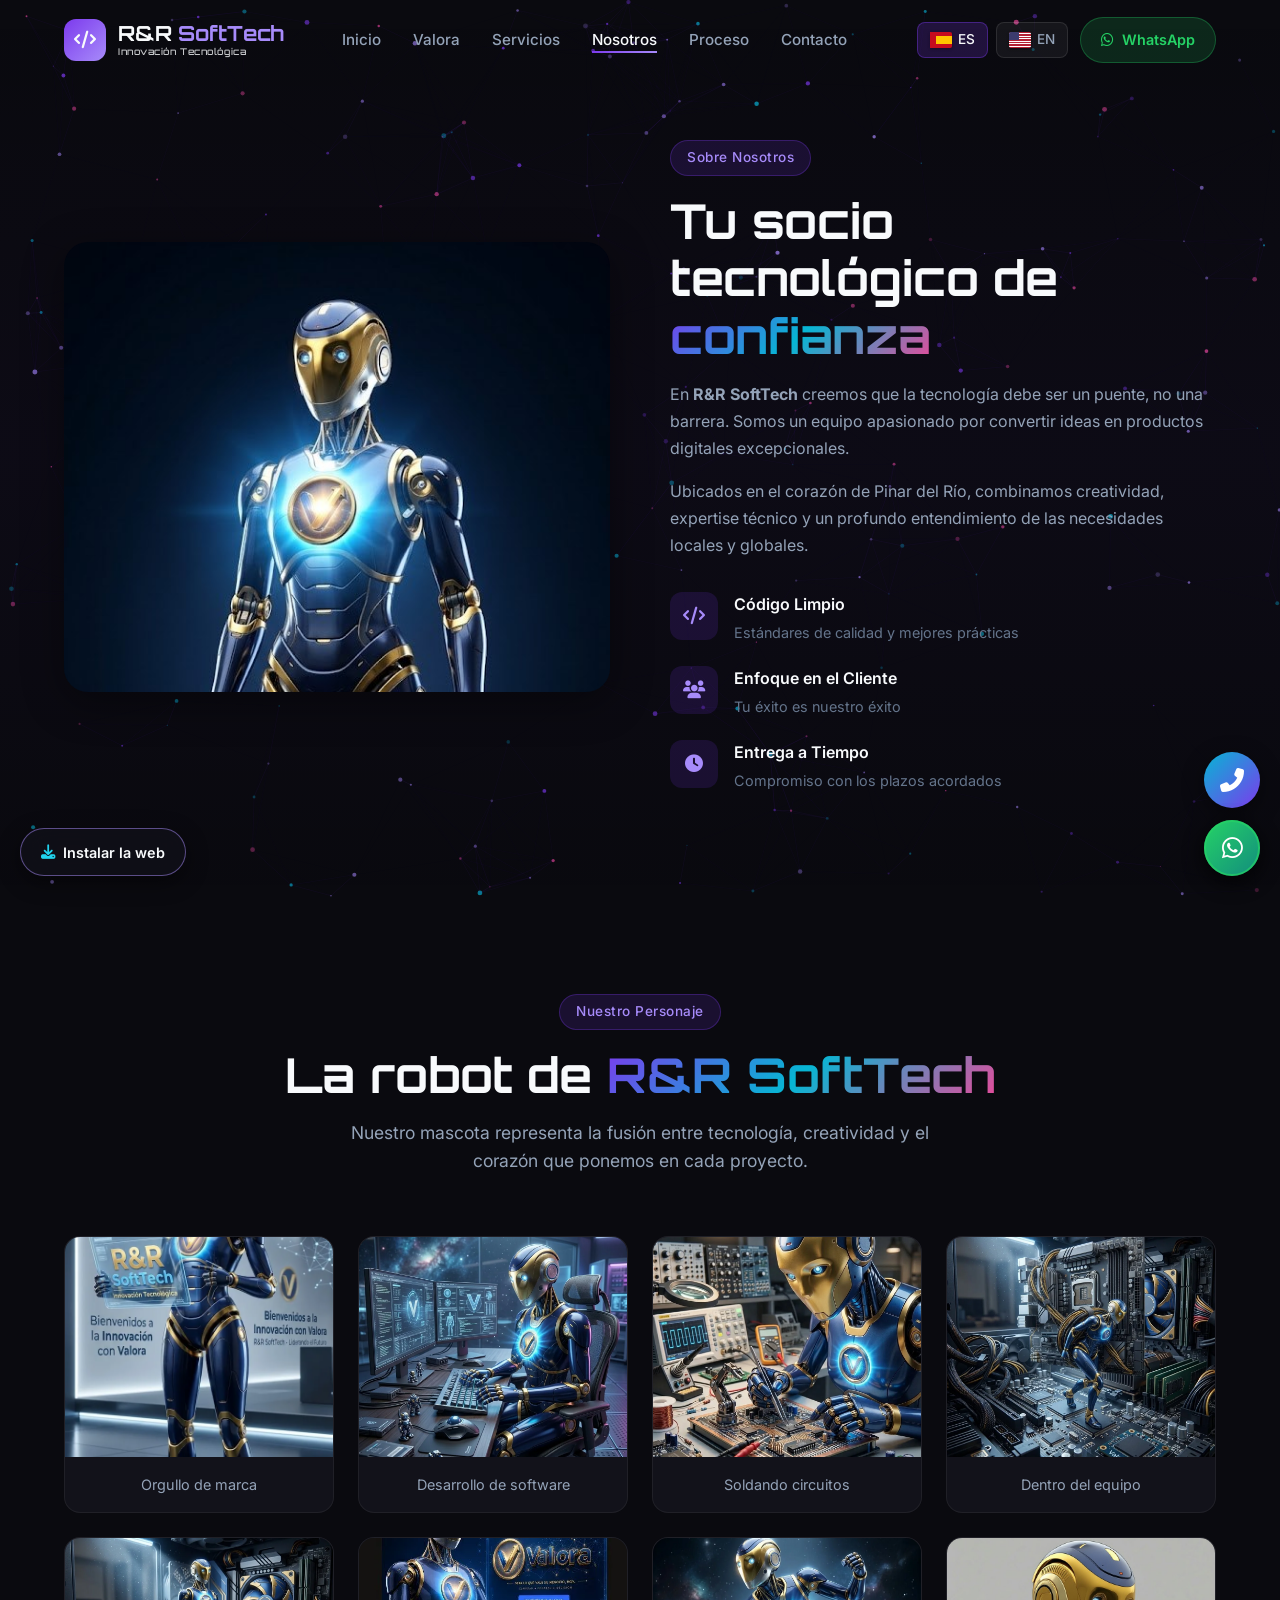
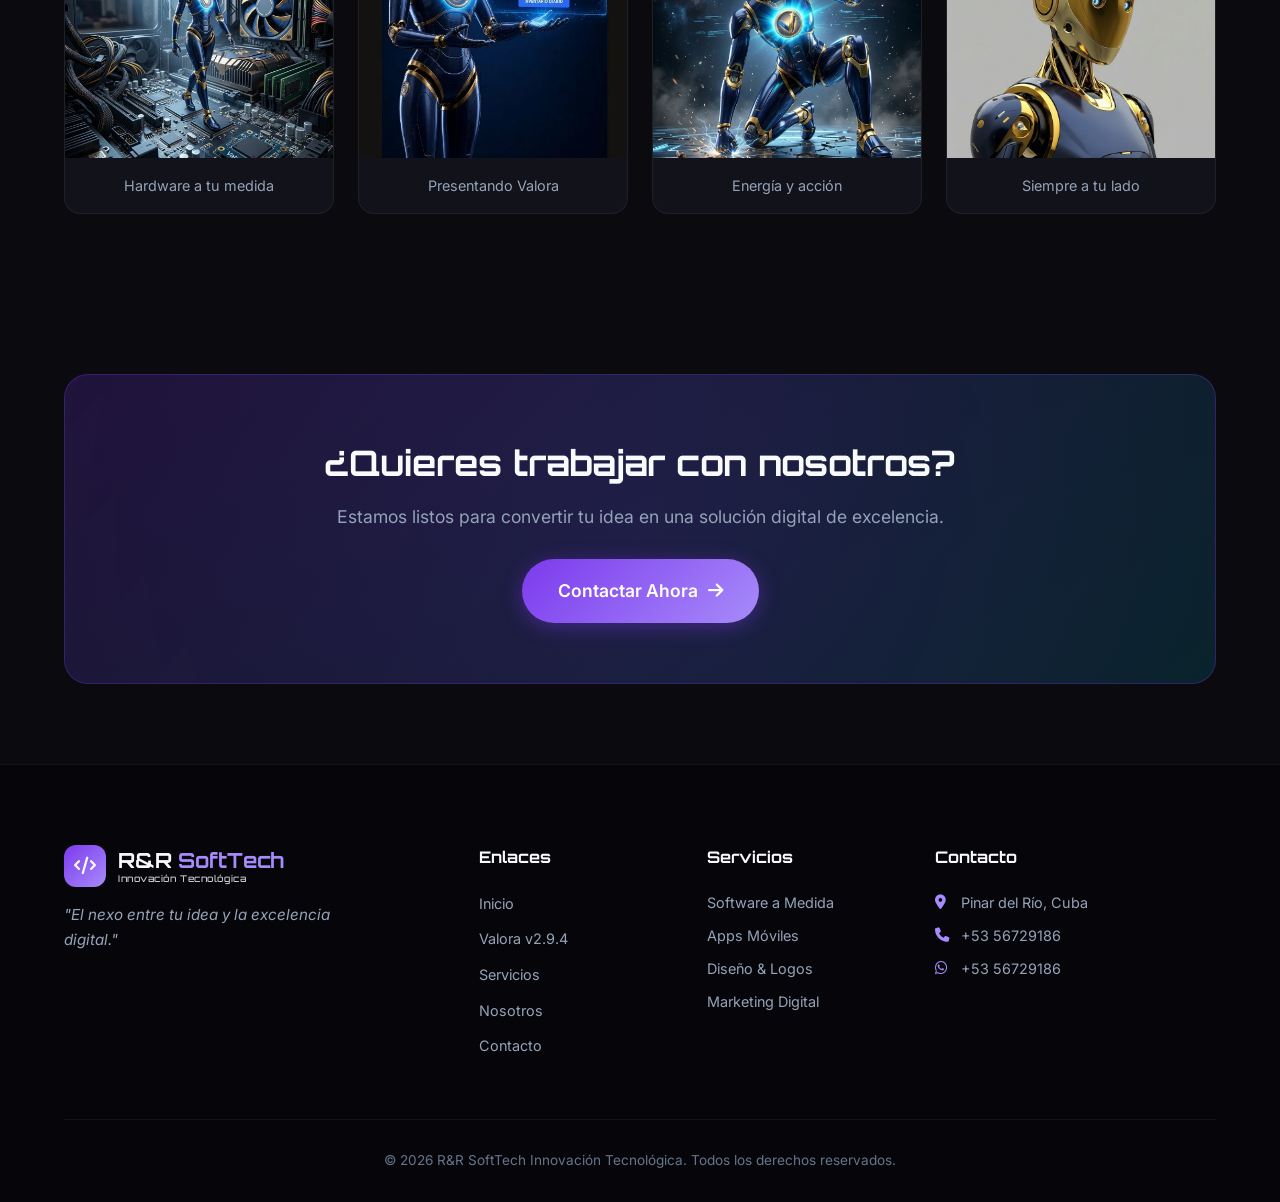
<file: nosotros.html>
<!DOCTYPE html>
<html lang="es">
<head>
    <meta charset="UTF-8">
    <meta name="viewport" content="width=device-width, initial-scale=1.0">
    <meta name="description" content="Conoce a R&R SoftTech y nuestra robot mascota. Socio tecnológico en Pinar del Río, Cuba.">
    <title>Nosotros | R&R SoftTech Innovación Tecnológica</title>
    <link rel="preconnect" href="https://fonts.googleapis.com">
    <link rel="preconnect" href="https://fonts.gstatic.com" crossorigin>
    <link href="https://fonts.googleapis.com/css2?family=Orbitron:wght@400;500;600;700;800;900&family=Inter:wght@300;400;500;600;700&display=swap" rel="stylesheet">
    <link rel="stylesheet" href="https://cdnjs.cloudflare.com/ajax/libs/font-awesome/6.5.1/css/all.min.css">
    <link href="https://unpkg.com/aos@2.3.1/dist/aos.css" rel="stylesheet">
    <link rel="stylesheet" href="css/styles.css">
    <link rel="manifest" href="manifest.webmanifest">
    <meta name="theme-color" content="#7c3aed">
    <link rel="icon" type="image/png" href="assets/icons/icon-192.png">
    <link rel="apple-touch-icon" href="assets/icons/apple-touch-icon.png">
</head>
<body>
    <canvas id="particles-canvas"></canvas>
    <div class="cursor-glow"></div>
    <nav class="navbar scrolled" id="navbar">
        <div class="nav-container">
            <a href="index.html" class="logo"><span class="logo-icon"><i class="fas fa-code"></i></span><span class="logo-text"><span class="logo-name">R&R <span class="accent">SoftTech</span></span><small class="logo-sub">Innovación Tecnológica</small></span></a>
            <ul class="nav-links" id="nav-links">
                <li><a href="index.html" class="nav-link">Inicio</a></li>
                <li><a href="valora.html" class="nav-link">Valora</a></li>
                <li><a href="servicios.html" class="nav-link">Servicios</a></li>
                <li><a href="nosotros.html" class="nav-link active">Nosotros</a></li>
                <li><a href="proceso.html" class="nav-link">Proceso</a></li>
                <li><a href="contacto.html" class="nav-link">Contacto</a></li>
            </ul>
            <div class="nav-actions">
                <div class="lang-switcher">
                    <a href="nosotros.html" aria-label="Español" class="lang-btn active"><span class="flag-es"></span> <span class="lang-code">ES</span></a>
                    <a href="en/about.html" aria-label="English" class="lang-btn"><span class="flag-us"></span> <span class="lang-code">EN</span></a>
                </div>
                <a href="https://wa.me/5356729186" target="_blank" rel="noopener" class="nav-cta"><i class="fab fa-whatsapp"></i> WhatsApp</a>
            </div>
            <button class="hamburger" id="hamburger" aria-label="Menú"><span></span><span></span><span></span></button>
        </div>
    </nav>

    <section class="about" style="padding-top:140px;">
        <div class="container">
            <div class="about-grid">
                <div class="about-image" data-aos="fade-right">
                    <div class="image-wrapper" style="border-radius:24px;overflow:hidden;">
                        <img src="assets/valora-robot-stand.jpg" alt="Valora presentando las ventas de un negocio" style="width:100%;height:450px;object-fit:cover;object-position:top;">
                    </div>
                </div>
                <div class="about-content" data-aos="fade-left">
                    <span class="section-tag">Sobre Nosotros</span>
                    <h2 class="section-title">Tu socio tecnológico de <span class="gradient-text">confianza</span></h2>
                    <p>En <strong>R&R SoftTech</strong> creemos que la tecnología debe ser un puente, no una barrera. Somos un equipo apasionado por convertir ideas en productos digitales excepcionales.</p>
                    <p>Ubicados en el corazón de Pinar del Río, combinamos creatividad, expertise técnico y un profundo entendimiento de las necesidades locales y globales.</p>
                    <div class="about-features">
                        <div class="feature">
                            <div class="feature-icon"><i class="fas fa-code"></i></div>
                            <div><h4>Código Limpio</h4><p>Estándares de calidad y mejores prácticas</p></div>
                        </div>
                        <div class="feature">
                            <div class="feature-icon"><i class="fas fa-users"></i></div>
                            <div><h4>Enfoque en el Cliente</h4><p>Tu éxito es nuestro éxito</p></div>
                        </div>
                        <div class="feature">
                            <div class="feature-icon"><i class="fas fa-clock"></i></div>
                            <div><h4>Entrega a Tiempo</h4><p>Compromiso con los plazos acordados</p></div>
                        </div>
                    </div>
                </div>
            </div>
        </div>
    </section>

    <section style="padding:80px 0;">
        <div class="container">
            <div class="section-header" data-aos="fade-up">
                <span class="section-tag">Nuestro Personaje</span>
                <h2 class="section-title">La robot de <span class="gradient-text">R&R SoftTech</span></h2>
                <p class="section-desc">Nuestro mascota representa la fusión entre tecnología, creatividad y el corazón que ponemos en cada proyecto.</p>
            </div>
            <div class="robot-gallery">
                <div class="robot-gallery-item" data-aos="fade-up" data-aos-delay="100">
                    <img src="assets/valora-bienvenida.webp" alt="Valora da la bienvenida a la innovación">
                    <div class="caption">Orgullo de marca</div>
                </div>
                <div class="robot-gallery-item" data-aos="fade-up" data-aos-delay="120">
                    <img src="assets/valora-escritorio.webp" alt="Valora programando en su estación de trabajo">
                    <div class="caption">Desarrollo de software</div>
                </div>
                <div class="robot-gallery-item" data-aos="fade-up" data-aos-delay="140">
                    <img src="assets/valora-soldando.webp" alt="Valora soldando una placa de circuitos">
                    <div class="caption">Soldando circuitos</div>
                </div>
                <div class="robot-gallery-item" data-aos="fade-up" data-aos-delay="160">
                    <img src="assets/valora-equipo.webp" alt="Valora dentro de una computadora">
                    <div class="caption">Dentro del equipo</div>
                </div>
                <div class="robot-gallery-item" data-aos="fade-up" data-aos-delay="180">
                    <img src="assets/valora-hardware.webp" alt="Valora sobre una placa base">
                    <div class="caption">Hardware a tu medida</div>
                </div>
                <div class="robot-gallery-item" data-aos="fade-up" data-aos-delay="200">
                    <img src="assets/valora-panel.webp" alt="Valora presentando el panel de Inventario Diario">
                    <div class="caption">Presentando Valora</div>
                </div>
                <div class="robot-gallery-item" data-aos="fade-up" data-aos-delay="220">
                    <img src="assets/valora-accion.webp" alt="Valora en acción">
                    <div class="caption">Energía y acción</div>
                </div>
                <div class="robot-gallery-item" data-aos="fade-up" data-aos-delay="240">
                    <img src="assets/valora-robot-portrait.jpg" alt="Retrato de Valora">
                    <div class="caption">Siempre a tu lado</div>
                </div>
            </div>
        </div>
    </section>

    <section class="cta-banner">
        <div class="container">
            <div class="cta-content" data-aos="zoom-in">
                <h2>¿Quieres trabajar con nosotros?</h2>
                <p>Estamos listos para convertir tu idea en una solución digital de excelencia.</p>
                <a href="contacto.html" class="btn btn-primary btn-large"><span>Contactar Ahora</span><i class="fas fa-arrow-right"></i></a>
            </div>
        </div>
    </section>

    <footer class="footer">
        <div class="container">
            <div class="footer-content">
                <div class="footer-brand">
                    <a href="index.html" class="logo"><span class="logo-icon"><i class="fas fa-code"></i></span><span class="logo-text"><span class="logo-name">R&R <span class="accent">SoftTech</span></span><small class="logo-sub">Innovación Tecnológica</small></span></a>
                    <p class="footer-slogan">"El nexo entre tu idea y la excelencia digital."</p>
                </div>
                <div class="footer-links"><h4>Enlaces</h4><ul><li><a href="index.html">Inicio</a></li><li><a href="valora.html">Valora v2.9.4</a></li><li><a href="servicios.html">Servicios</a></li><li><a href="nosotros.html">Nosotros</a></li><li><a href="contacto.html">Contacto</a></li></ul></div>
                <div class="footer-services"><h4>Servicios</h4><ul><li>Software a Medida</li><li>Apps Móviles</li><li>Diseño & Logos</li><li>Marketing Digital</li></ul></div>
                <div class="footer-contact"><h4>Contacto</h4><p><i class="fas fa-map-marker-alt"></i> Pinar del Río, Cuba</p><p><i class="fas fa-phone"></i> +53 56729186</p><p><i class="fab fa-whatsapp"></i> +53 56729186</p></div>
            </div>
            <div class="footer-bottom"><p>&copy; 2026 R&R SoftTech Innovación Tecnológica. Todos los derechos reservados.</p></div>
        </div>
    </footer>
    <div class="fab-group" role="group" aria-label="Contacto rápido">
        <a href="tel:+5356729186" class="fab fab-call" aria-label="Llamar ahora" title="Llamar ahora"><i class="fas fa-phone-alt"></i></a>
        <a href="https://wa.me/5356729186?text=Hola%20R%26R%20SoftTech" target="_blank" rel="noopener" class="fab fab-whatsapp" aria-label="Escribir por WhatsApp" title="Escribir por WhatsApp"><i class="fab fa-whatsapp"></i></a>
    </div>
    <button class="install-btn" id="install-btn" type="button" title="Instala esta web en tu dispositivo como una app"><i class="fas fa-download"></i> <span>Instalar la web</span></button>

    <button class="back-to-top" id="back-to-top"><i class="fas fa-chevron-up"></i></button>
    <script src="https://unpkg.com/aos@2.3.1/dist/aos.js"></script>
    <script src="js/script.js"></script>
</body>
</html>
</file>
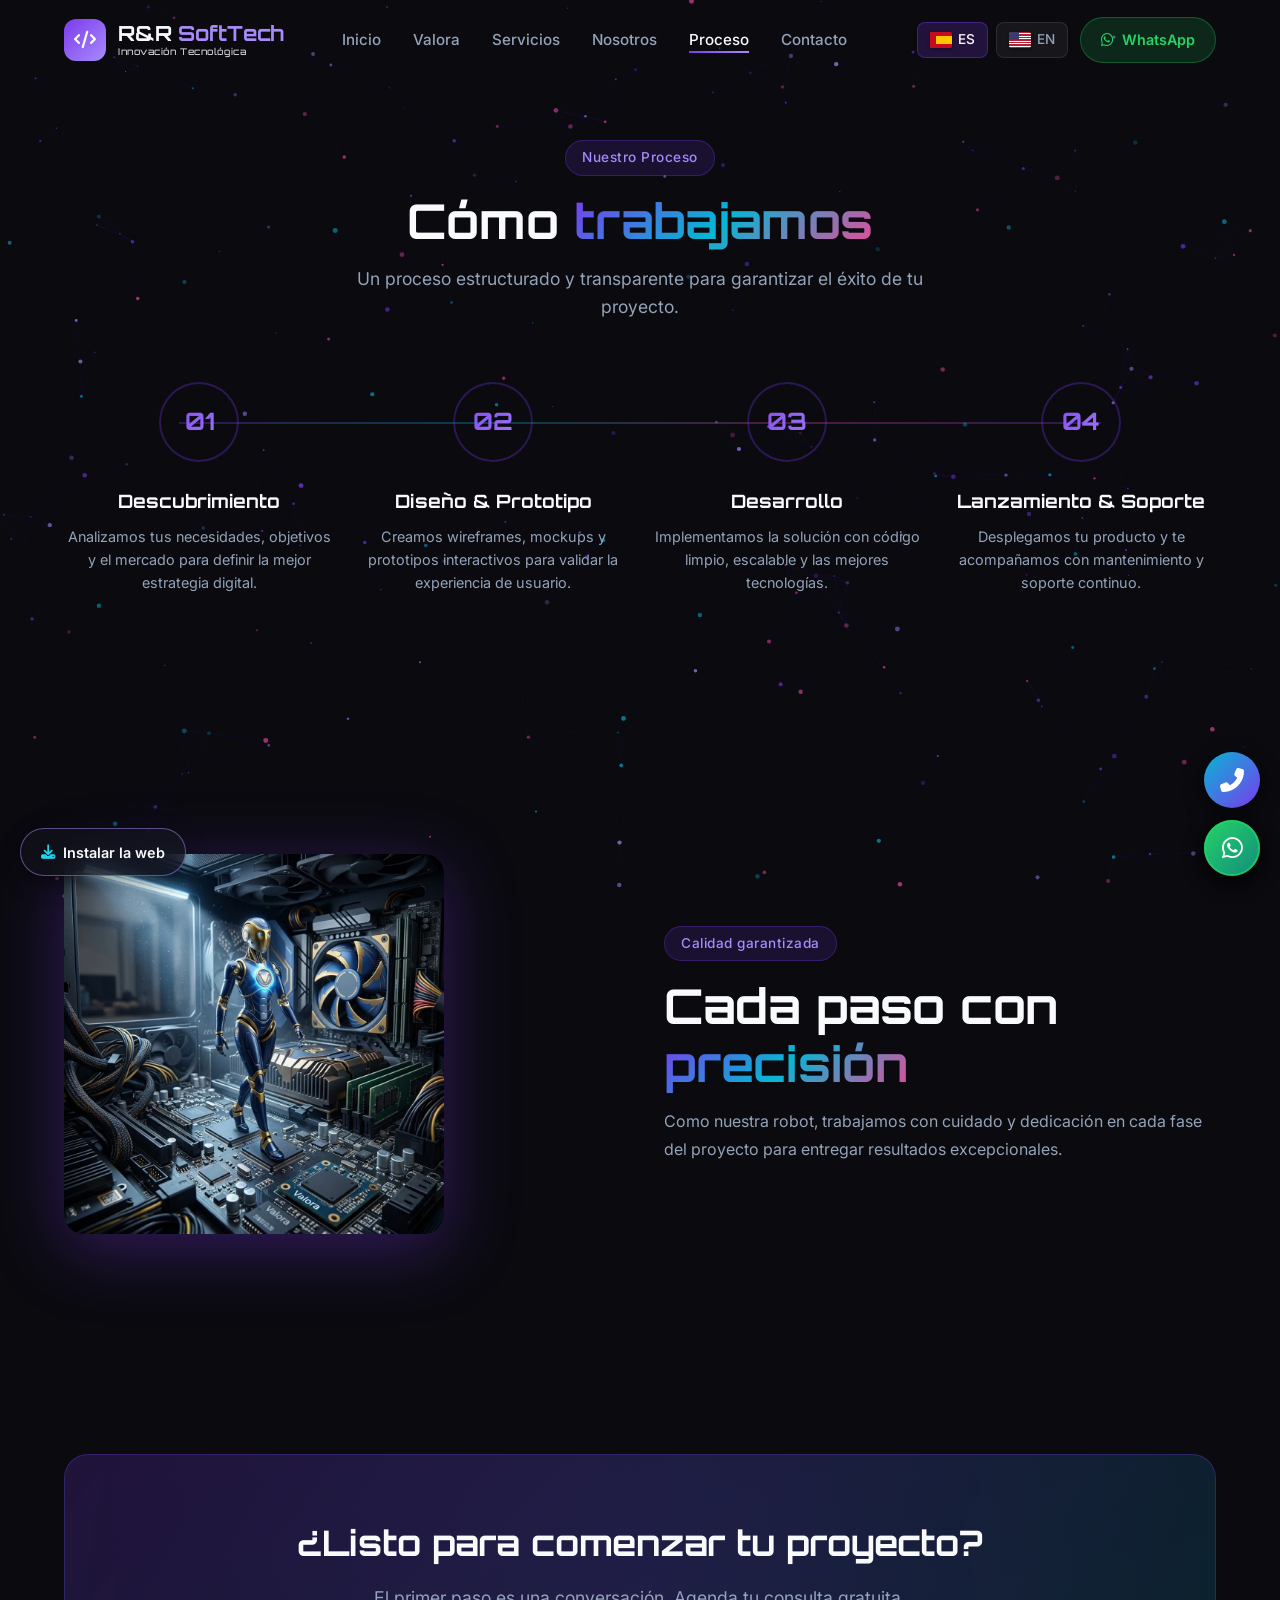
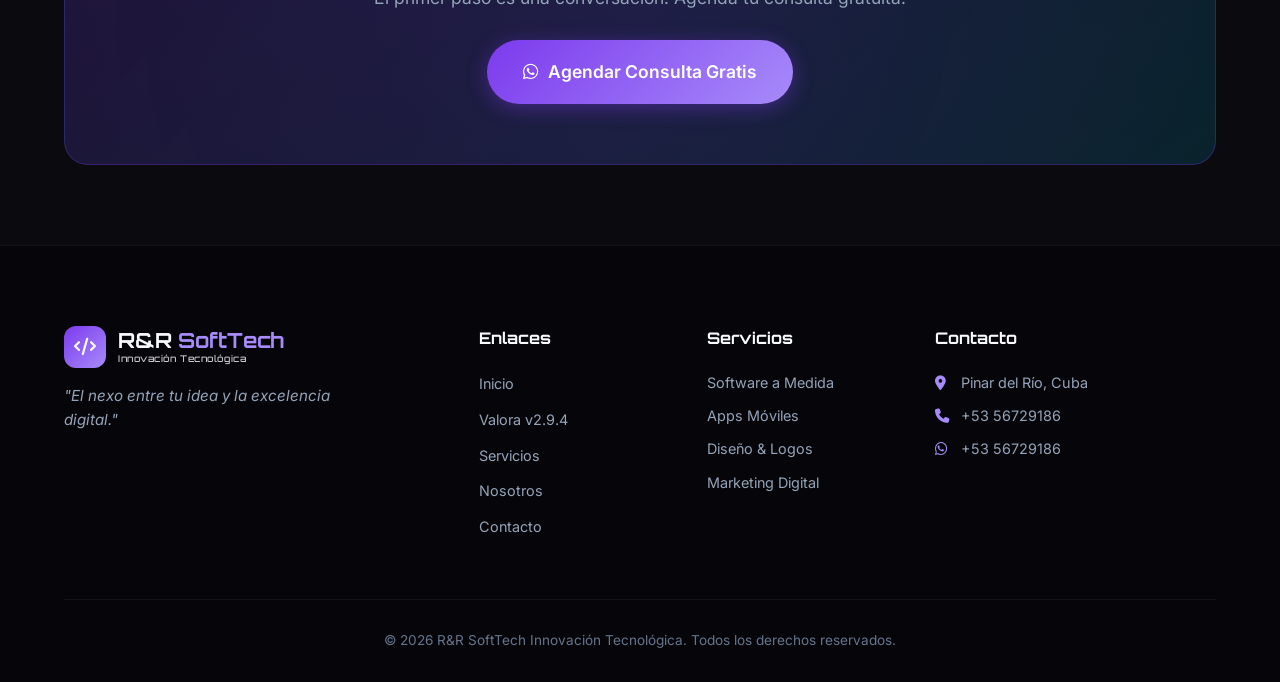
<file: proceso.html>
<!DOCTYPE html>
<html lang="es">
<head>
    <meta charset="UTF-8">
    <meta name="viewport" content="width=device-width, initial-scale=1.0">
    <meta name="description" content="Proceso de trabajo de R&R SoftTech: Descubrimiento, Diseño, Desarrollo y Lanzamiento.">
    <title>Proceso | R&R SoftTech Innovación Tecnológica</title>
    <link rel="preconnect" href="https://fonts.googleapis.com">
    <link rel="preconnect" href="https://fonts.gstatic.com" crossorigin>
    <link href="https://fonts.googleapis.com/css2?family=Orbitron:wght@400;500;600;700;800;900&family=Inter:wght@300;400;500;600;700&display=swap" rel="stylesheet">
    <link rel="stylesheet" href="https://cdnjs.cloudflare.com/ajax/libs/font-awesome/6.5.1/css/all.min.css">
    <link href="https://unpkg.com/aos@2.3.1/dist/aos.css" rel="stylesheet">
    <link rel="stylesheet" href="css/styles.css">
    <link rel="manifest" href="manifest.webmanifest">
    <meta name="theme-color" content="#7c3aed">
    <link rel="icon" type="image/png" href="assets/icons/icon-192.png">
    <link rel="apple-touch-icon" href="assets/icons/apple-touch-icon.png">
</head>
<body>
    <canvas id="particles-canvas"></canvas>
    <div class="cursor-glow"></div>
    <nav class="navbar scrolled" id="navbar">
        <div class="nav-container">
            <a href="index.html" class="logo"><span class="logo-icon"><i class="fas fa-code"></i></span><span class="logo-text"><span class="logo-name">R&R <span class="accent">SoftTech</span></span><small class="logo-sub">Innovación Tecnológica</small></span></a>
            <ul class="nav-links" id="nav-links">
                <li><a href="index.html" class="nav-link">Inicio</a></li>
                <li><a href="valora.html" class="nav-link">Valora</a></li>
                <li><a href="servicios.html" class="nav-link">Servicios</a></li>
                <li><a href="nosotros.html" class="nav-link">Nosotros</a></li>
                <li><a href="proceso.html" class="nav-link active">Proceso</a></li>
                <li><a href="contacto.html" class="nav-link">Contacto</a></li>
            </ul>
            <div class="nav-actions">
                <div class="lang-switcher">
                    <a href="proceso.html" aria-label="Español" class="lang-btn active"><span class="flag-es"></span> <span class="lang-code">ES</span></a>
                    <a href="en/process.html" aria-label="English" class="lang-btn"><span class="flag-us"></span> <span class="lang-code">EN</span></a>
                </div>
                <a href="https://wa.me/5356729186" target="_blank" rel="noopener" class="nav-cta"><i class="fab fa-whatsapp"></i> WhatsApp</a>
            </div>
            <button class="hamburger" id="hamburger" aria-label="Menú"><span></span><span></span><span></span></button>
        </div>
    </nav>

    <section class="process" style="padding-top:140px;">
        <div class="container">
            <div class="section-header" data-aos="fade-up">
                <span class="section-tag">Nuestro Proceso</span>
                <h2 class="section-title">Cómo <span class="gradient-text">trabajamos</span></h2>
                <p class="section-desc">Un proceso estructurado y transparente para garantizar el éxito de tu proyecto.</p>
            </div>
            <div class="process-timeline">
                <div class="process-step" data-aos="fade-up" data-aos-delay="100">
                    <div class="step-number">01</div>
                    <div class="step-content"><h3>Descubrimiento</h3><p>Analizamos tus necesidades, objetivos y el mercado para definir la mejor estrategia digital.</p></div>
                </div>
                <div class="process-step" data-aos="fade-up" data-aos-delay="200">
                    <div class="step-number">02</div>
                    <div class="step-content"><h3>Diseño & Prototipo</h3><p>Creamos wireframes, mockups y prototipos interactivos para validar la experiencia de usuario.</p></div>
                </div>
                <div class="process-step" data-aos="fade-up" data-aos-delay="300">
                    <div class="step-number">03</div>
                    <div class="step-content"><h3>Desarrollo</h3><p>Implementamos la solución con código limpio, escalable y las mejores tecnologías.</p></div>
                </div>
                <div class="process-step" data-aos="fade-up" data-aos-delay="400">
                    <div class="step-number">04</div>
                    <div class="step-content"><h3>Lanzamiento & Soporte</h3><p>Desplegamos tu producto y te acompañamos con mantenimiento y soporte continuo.</p></div>
                </div>
            </div>
        </div>
    </section>

    <section style="padding:60px 0;">
        <div class="container">
            <div class="robot-section">
                <div class="robot-img-wrap" data-aos="fade-right">
                    <img src="assets/valora-hardware.webp" alt="Valora trabajando en el proceso">
                </div>
                <div data-aos="fade-left">
                    <span class="section-tag">Calidad garantizada</span>
                    <h2 class="section-title">Cada paso con <span class="gradient-text">precisión</span></h2>
                    <p style="color:var(--text-secondary);line-height:1.7;">Como nuestra robot, trabajamos con cuidado y dedicación en cada fase del proyecto para entregar resultados excepcionales.</p>
                </div>
            </div>
        </div>
    </section>

    <section class="cta-banner">
        <div class="container">
            <div class="cta-content" data-aos="zoom-in">
                <h2>¿Listo para comenzar tu proyecto?</h2>
                <p>El primer paso es una conversación. Agenda tu consulta gratuita.</p>
                <a href="https://wa.me/5356729186?text=Hola%20R%26R%20SoftTech,%20quiero%20agendar%20una%20consulta" target="_blank" rel="noopener" class="btn btn-primary btn-large"><i class="fab fa-whatsapp"></i><span>Agendar Consulta Gratis</span></a>
            </div>
        </div>
    </section>

    <footer class="footer">
        <div class="container">
            <div class="footer-content">
                <div class="footer-brand">
                    <a href="index.html" class="logo"><span class="logo-icon"><i class="fas fa-code"></i></span><span class="logo-text"><span class="logo-name">R&R <span class="accent">SoftTech</span></span><small class="logo-sub">Innovación Tecnológica</small></span></a>
                    <p class="footer-slogan">"El nexo entre tu idea y la excelencia digital."</p>
                </div>
                <div class="footer-links"><h4>Enlaces</h4><ul><li><a href="index.html">Inicio</a></li><li><a href="valora.html">Valora v2.9.4</a></li><li><a href="servicios.html">Servicios</a></li><li><a href="nosotros.html">Nosotros</a></li><li><a href="contacto.html">Contacto</a></li></ul></div>
                <div class="footer-services"><h4>Servicios</h4><ul><li>Software a Medida</li><li>Apps Móviles</li><li>Diseño & Logos</li><li>Marketing Digital</li></ul></div>
                <div class="footer-contact"><h4>Contacto</h4><p><i class="fas fa-map-marker-alt"></i> Pinar del Río, Cuba</p><p><i class="fas fa-phone"></i> +53 56729186</p><p><i class="fab fa-whatsapp"></i> +53 56729186</p></div>
            </div>
            <div class="footer-bottom"><p>&copy; 2026 R&R SoftTech Innovación Tecnológica. Todos los derechos reservados.</p></div>
        </div>
    </footer>
    <div class="fab-group" role="group" aria-label="Contacto rápido">
        <a href="tel:+5356729186" class="fab fab-call" aria-label="Llamar ahora" title="Llamar ahora"><i class="fas fa-phone-alt"></i></a>
        <a href="https://wa.me/5356729186?text=Hola%20R%26R%20SoftTech" target="_blank" rel="noopener" class="fab fab-whatsapp" aria-label="Escribir por WhatsApp" title="Escribir por WhatsApp"><i class="fab fa-whatsapp"></i></a>
    </div>
    <button class="install-btn" id="install-btn" type="button" title="Instala esta web en tu dispositivo como una app"><i class="fas fa-download"></i> <span>Instalar la web</span></button>

    <button class="back-to-top" id="back-to-top"><i class="fas fa-chevron-up"></i></button>
    <script src="https://unpkg.com/aos@2.3.1/dist/aos.js"></script>
    <script src="js/script.js"></script>
</body>
</html>
</file>
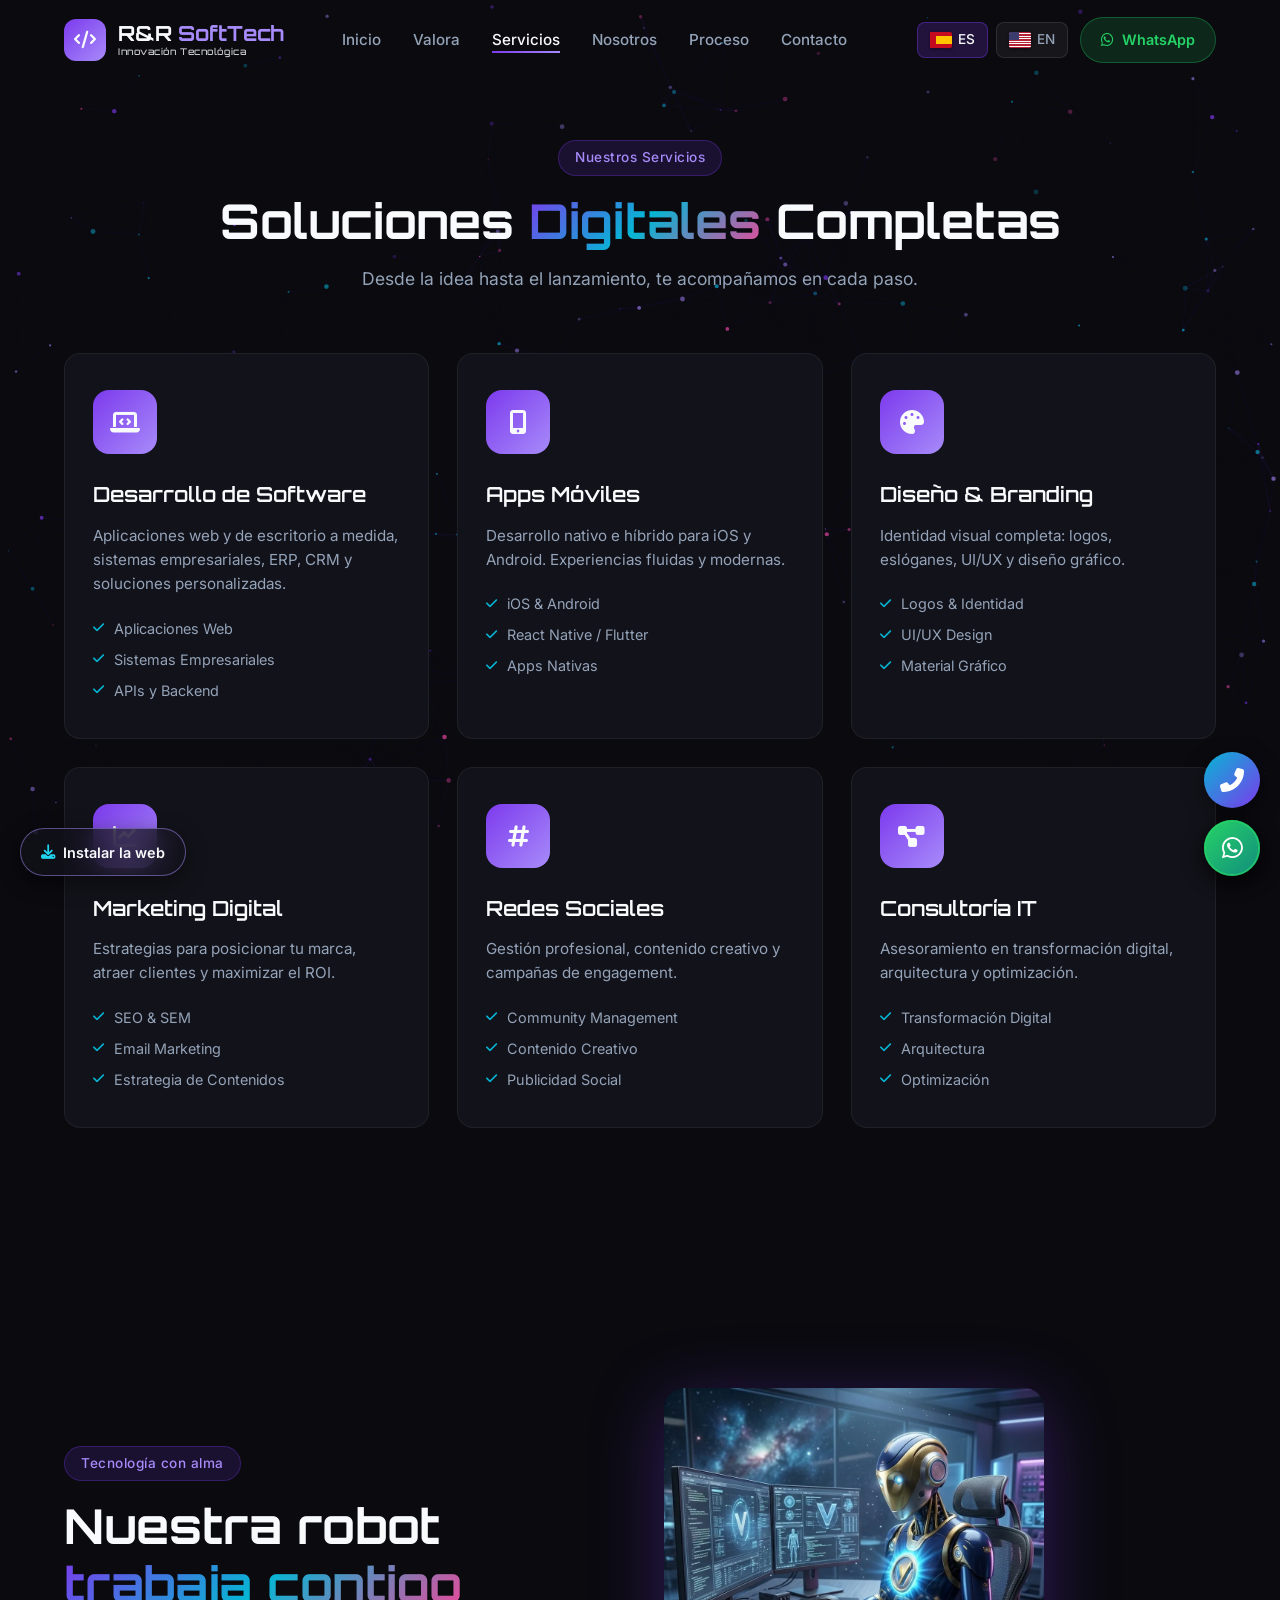
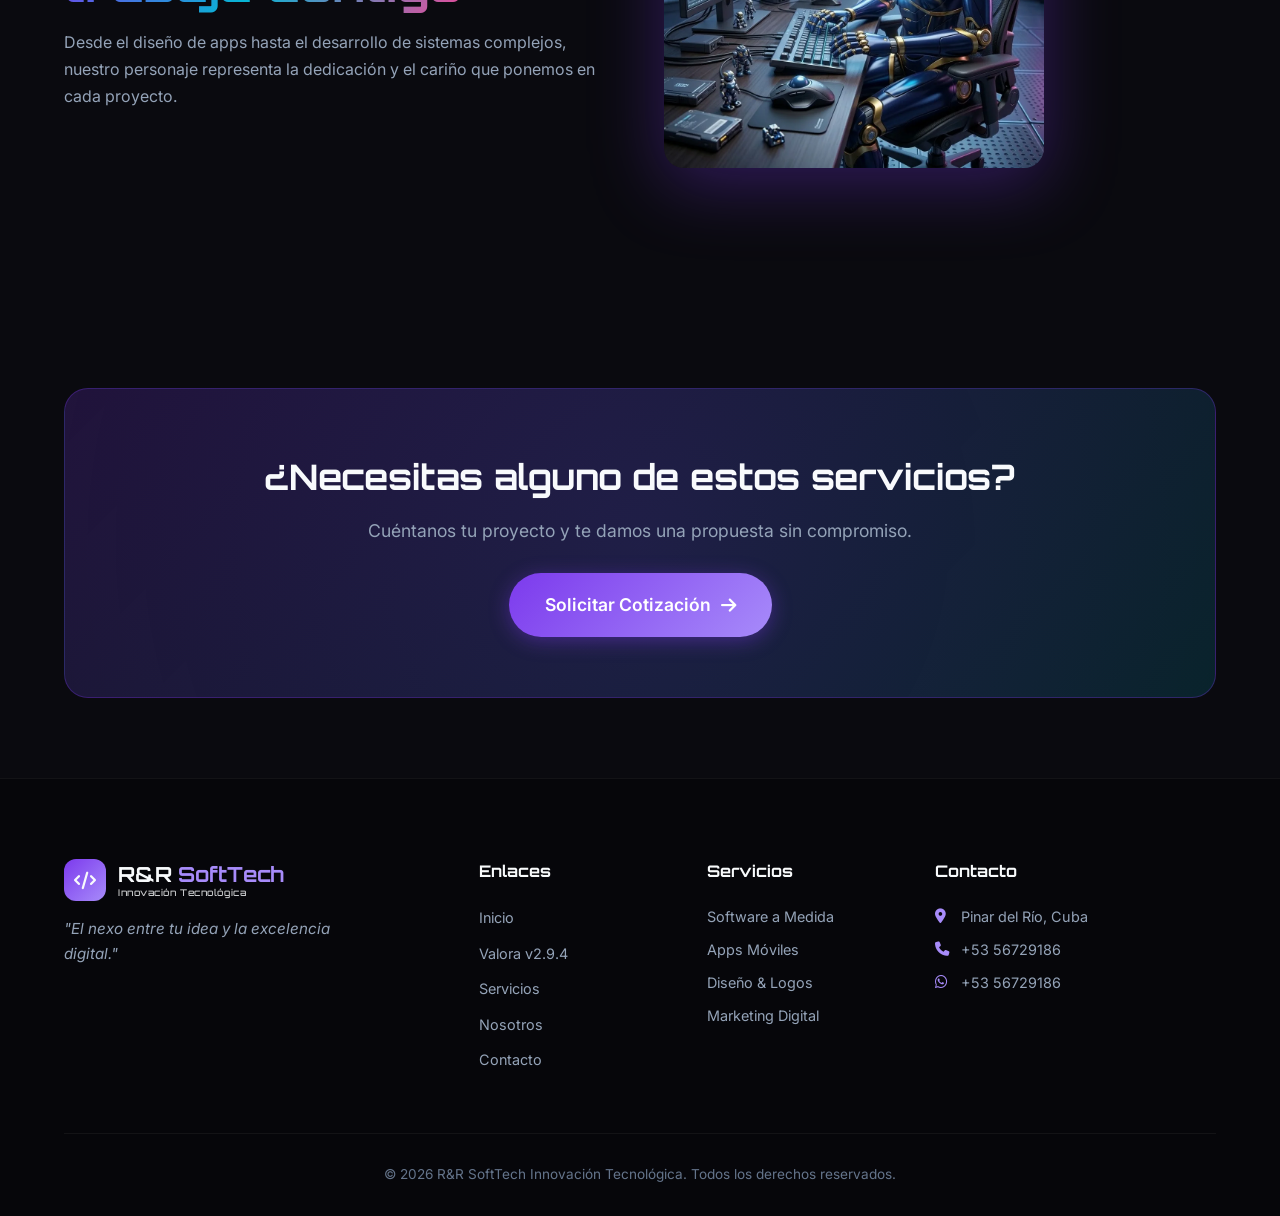
<file: servicios.html>
<!DOCTYPE html>
<html lang="es">
<head>
    <meta charset="UTF-8">
    <meta name="viewport" content="width=device-width, initial-scale=1.0">
    <meta name="description" content="Servicios de R&R SoftTech: Software, Apps Móviles, Diseño, Marketing Digital y Redes Sociales.">
    <title>Servicios | R&R SoftTech Innovación Tecnológica</title>
    <link rel="preconnect" href="https://fonts.googleapis.com">
    <link rel="preconnect" href="https://fonts.gstatic.com" crossorigin>
    <link href="https://fonts.googleapis.com/css2?family=Orbitron:wght@400;500;600;700;800;900&family=Inter:wght@300;400;500;600;700&display=swap" rel="stylesheet">
    <link rel="stylesheet" href="https://cdnjs.cloudflare.com/ajax/libs/font-awesome/6.5.1/css/all.min.css">
    <link href="https://unpkg.com/aos@2.3.1/dist/aos.css" rel="stylesheet">
    <link rel="stylesheet" href="css/styles.css">
    <link rel="manifest" href="manifest.webmanifest">
    <meta name="theme-color" content="#7c3aed">
    <link rel="icon" type="image/png" href="assets/icons/icon-192.png">
    <link rel="apple-touch-icon" href="assets/icons/apple-touch-icon.png">
</head>
<body>
    <canvas id="particles-canvas"></canvas>
    <div class="cursor-glow"></div>
    <nav class="navbar scrolled" id="navbar">
        <div class="nav-container">
            <a href="index.html" class="logo">
                <span class="logo-icon"><i class="fas fa-code"></i></span>
                <span class="logo-text"><span class="logo-name">R&R <span class="accent">SoftTech</span></span><small class="logo-sub">Innovación Tecnológica</small></span>
            </a>
            <ul class="nav-links" id="nav-links">
                <li><a href="index.html" class="nav-link">Inicio</a></li>
                <li><a href="valora.html" class="nav-link">Valora</a></li>
                <li><a href="servicios.html" class="nav-link active">Servicios</a></li>
                <li><a href="nosotros.html" class="nav-link">Nosotros</a></li>
                <li><a href="proceso.html" class="nav-link">Proceso</a></li>
                <li><a href="contacto.html" class="nav-link">Contacto</a></li>
            </ul>
            <div class="nav-actions">
                <div class="lang-switcher">
                    <a href="servicios.html" aria-label="Español" class="lang-btn active"><span class="flag-es"></span> <span class="lang-code">ES</span></a>
                    <a href="en/services.html" aria-label="English" class="lang-btn"><span class="flag-us"></span> <span class="lang-code">EN</span></a>
                </div>
                <a href="https://wa.me/5356729186" target="_blank" rel="noopener" class="nav-cta"><i class="fab fa-whatsapp"></i> WhatsApp</a>
            </div>
            <button class="hamburger" id="hamburger" aria-label="Menú"><span></span><span></span><span></span></button>
        </div>
    </nav>

    <section class="services" style="padding-top:140px;">
        <div class="container">
            <div class="section-header" data-aos="fade-up">
                <span class="section-tag">Nuestros Servicios</span>
                <h2 class="section-title">Soluciones <span class="gradient-text">Digitales</span> Completas</h2>
                <p class="section-desc">Desde la idea hasta el lanzamiento, te acompañamos en cada paso.</p>
            </div>
            <div class="services-grid">
                <div class="service-card" data-aos="fade-up" data-aos-delay="100">
                    <div class="service-icon"><i class="fas fa-laptop-code"></i></div>
                    <h3>Desarrollo de Software</h3>
                    <p>Aplicaciones web y de escritorio a medida, sistemas empresariales, ERP, CRM y soluciones personalizadas.</p>
                    <ul class="service-features">
                        <li><i class="fas fa-check"></i> Aplicaciones Web</li>
                        <li><i class="fas fa-check"></i> Sistemas Empresariales</li>
                        <li><i class="fas fa-check"></i> APIs y Backend</li>
                    </ul>
                    <div class="card-glow"></div>
                </div>
                <div class="service-card" data-aos="fade-up" data-aos-delay="150">
                    <div class="service-icon"><i class="fas fa-mobile-alt"></i></div>
                    <h3>Apps Móviles</h3>
                    <p>Desarrollo nativo e híbrido para iOS y Android. Experiencias fluidas y modernas.</p>
                    <ul class="service-features">
                        <li><i class="fas fa-check"></i> iOS & Android</li>
                        <li><i class="fas fa-check"></i> React Native / Flutter</li>
                        <li><i class="fas fa-check"></i> Apps Nativas</li>
                    </ul>
                    <div class="card-glow"></div>
                </div>
                <div class="service-card" data-aos="fade-up" data-aos-delay="200">
                    <div class="service-icon"><i class="fas fa-palette"></i></div>
                    <h3>Diseño & Branding</h3>
                    <p>Identidad visual completa: logos, eslóganes, UI/UX y diseño gráfico.</p>
                    <ul class="service-features">
                        <li><i class="fas fa-check"></i> Logos & Identidad</li>
                        <li><i class="fas fa-check"></i> UI/UX Design</li>
                        <li><i class="fas fa-check"></i> Material Gráfico</li>
                    </ul>
                    <div class="card-glow"></div>
                </div>
                <div class="service-card" data-aos="fade-up" data-aos-delay="250">
                    <div class="service-icon"><i class="fas fa-chart-line"></i></div>
                    <h3>Marketing Digital</h3>
                    <p>Estrategias para posicionar tu marca, atraer clientes y maximizar el ROI.</p>
                    <ul class="service-features">
                        <li><i class="fas fa-check"></i> SEO & SEM</li>
                        <li><i class="fas fa-check"></i> Email Marketing</li>
                        <li><i class="fas fa-check"></i> Estrategia de Contenidos</li>
                    </ul>
                    <div class="card-glow"></div>
                </div>
                <div class="service-card" data-aos="fade-up" data-aos-delay="300">
                    <div class="service-icon"><i class="fas fa-hashtag"></i></div>
                    <h3>Redes Sociales</h3>
                    <p>Gestión profesional, contenido creativo y campañas de engagement.</p>
                    <ul class="service-features">
                        <li><i class="fas fa-check"></i> Community Management</li>
                        <li><i class="fas fa-check"></i> Contenido Creativo</li>
                        <li><i class="fas fa-check"></i> Publicidad Social</li>
                    </ul>
                    <div class="card-glow"></div>
                </div>
                <div class="service-card" data-aos="fade-up" data-aos-delay="350">
                    <div class="service-icon"><i class="fas fa-diagram-project"></i></div>
                    <h3>Consultoría IT</h3>
                    <p>Asesoramiento en transformación digital, arquitectura y optimización.</p>
                    <ul class="service-features">
                        <li><i class="fas fa-check"></i> Transformación Digital</li>
                        <li><i class="fas fa-check"></i> Arquitectura</li>
                        <li><i class="fas fa-check"></i> Optimización</li>
                    </ul>
                    <div class="card-glow"></div>
                </div>
            </div>
        </div>
    </section>

    <section style="padding:60px 0;">
        <div class="container">
            <div class="robot-section">
                <div data-aos="fade-right">
                    <span class="section-tag">Tecnología con alma</span>
                    <h2 class="section-title">Nuestra robot <span class="gradient-text">trabaja contigo</span></h2>
                    <p style="color:var(--text-secondary);line-height:1.7;">Desde el diseño de apps hasta el desarrollo de sistemas complejos, nuestro personaje representa la dedicación y el cariño que ponemos en cada proyecto.</p>
                </div>
                <div class="robot-img-wrap" data-aos="fade-left">
                    <img src="assets/valora-escritorio.webp" alt="Valora trabajando contigo en su estación de trabajo">
                </div>
            </div>
        </div>
    </section>

    <section class="cta-banner">
        <div class="container">
            <div class="cta-content" data-aos="zoom-in">
                <h2>¿Necesitas alguno de estos servicios?</h2>
                <p>Cuéntanos tu proyecto y te damos una propuesta sin compromiso.</p>
                <a href="contacto.html" class="btn btn-primary btn-large"><span>Solicitar Cotización</span><i class="fas fa-arrow-right"></i></a>
            </div>
        </div>
    </section>

    <footer class="footer">
        <div class="container">
            <div class="footer-content">
                <div class="footer-brand">
                    <a href="index.html" class="logo"><span class="logo-icon"><i class="fas fa-code"></i></span><span class="logo-text"><span class="logo-name">R&R <span class="accent">SoftTech</span></span><small class="logo-sub">Innovación Tecnológica</small></span></a>
                    <p class="footer-slogan">"El nexo entre tu idea y la excelencia digital."</p>
                </div>
                <div class="footer-links"><h4>Enlaces</h4><ul><li><a href="index.html">Inicio</a></li><li><a href="valora.html">Valora v2.9.4</a></li><li><a href="servicios.html">Servicios</a></li><li><a href="nosotros.html">Nosotros</a></li><li><a href="contacto.html">Contacto</a></li></ul></div>
                <div class="footer-services"><h4>Servicios</h4><ul><li>Software a Medida</li><li>Apps Móviles</li><li>Diseño & Logos</li><li>Marketing Digital</li></ul></div>
                <div class="footer-contact"><h4>Contacto</h4><p><i class="fas fa-map-marker-alt"></i> Pinar del Río, Cuba</p><p><i class="fas fa-phone"></i> +53 56729186</p><p><i class="fab fa-whatsapp"></i> +53 56729186</p></div>
            </div>
            <div class="footer-bottom"><p>&copy; 2026 R&R SoftTech Innovación Tecnológica. Todos los derechos reservados.</p></div>
        </div>
    </footer>
    <div class="fab-group" role="group" aria-label="Contacto rápido">
        <a href="tel:+5356729186" class="fab fab-call" aria-label="Llamar ahora" title="Llamar ahora"><i class="fas fa-phone-alt"></i></a>
        <a href="https://wa.me/5356729186?text=Hola%20R%26R%20SoftTech" target="_blank" rel="noopener" class="fab fab-whatsapp" aria-label="Escribir por WhatsApp" title="Escribir por WhatsApp"><i class="fab fa-whatsapp"></i></a>
    </div>
    <button class="install-btn" id="install-btn" type="button" title="Instala esta web en tu dispositivo como una app"><i class="fas fa-download"></i> <span>Instalar la web</span></button>

    <button class="back-to-top" id="back-to-top"><i class="fas fa-chevron-up"></i></button>
    <script src="https://unpkg.com/aos@2.3.1/dist/aos.js"></script>
    <script src="js/script.js"></script>
</body>
</html>
</file>
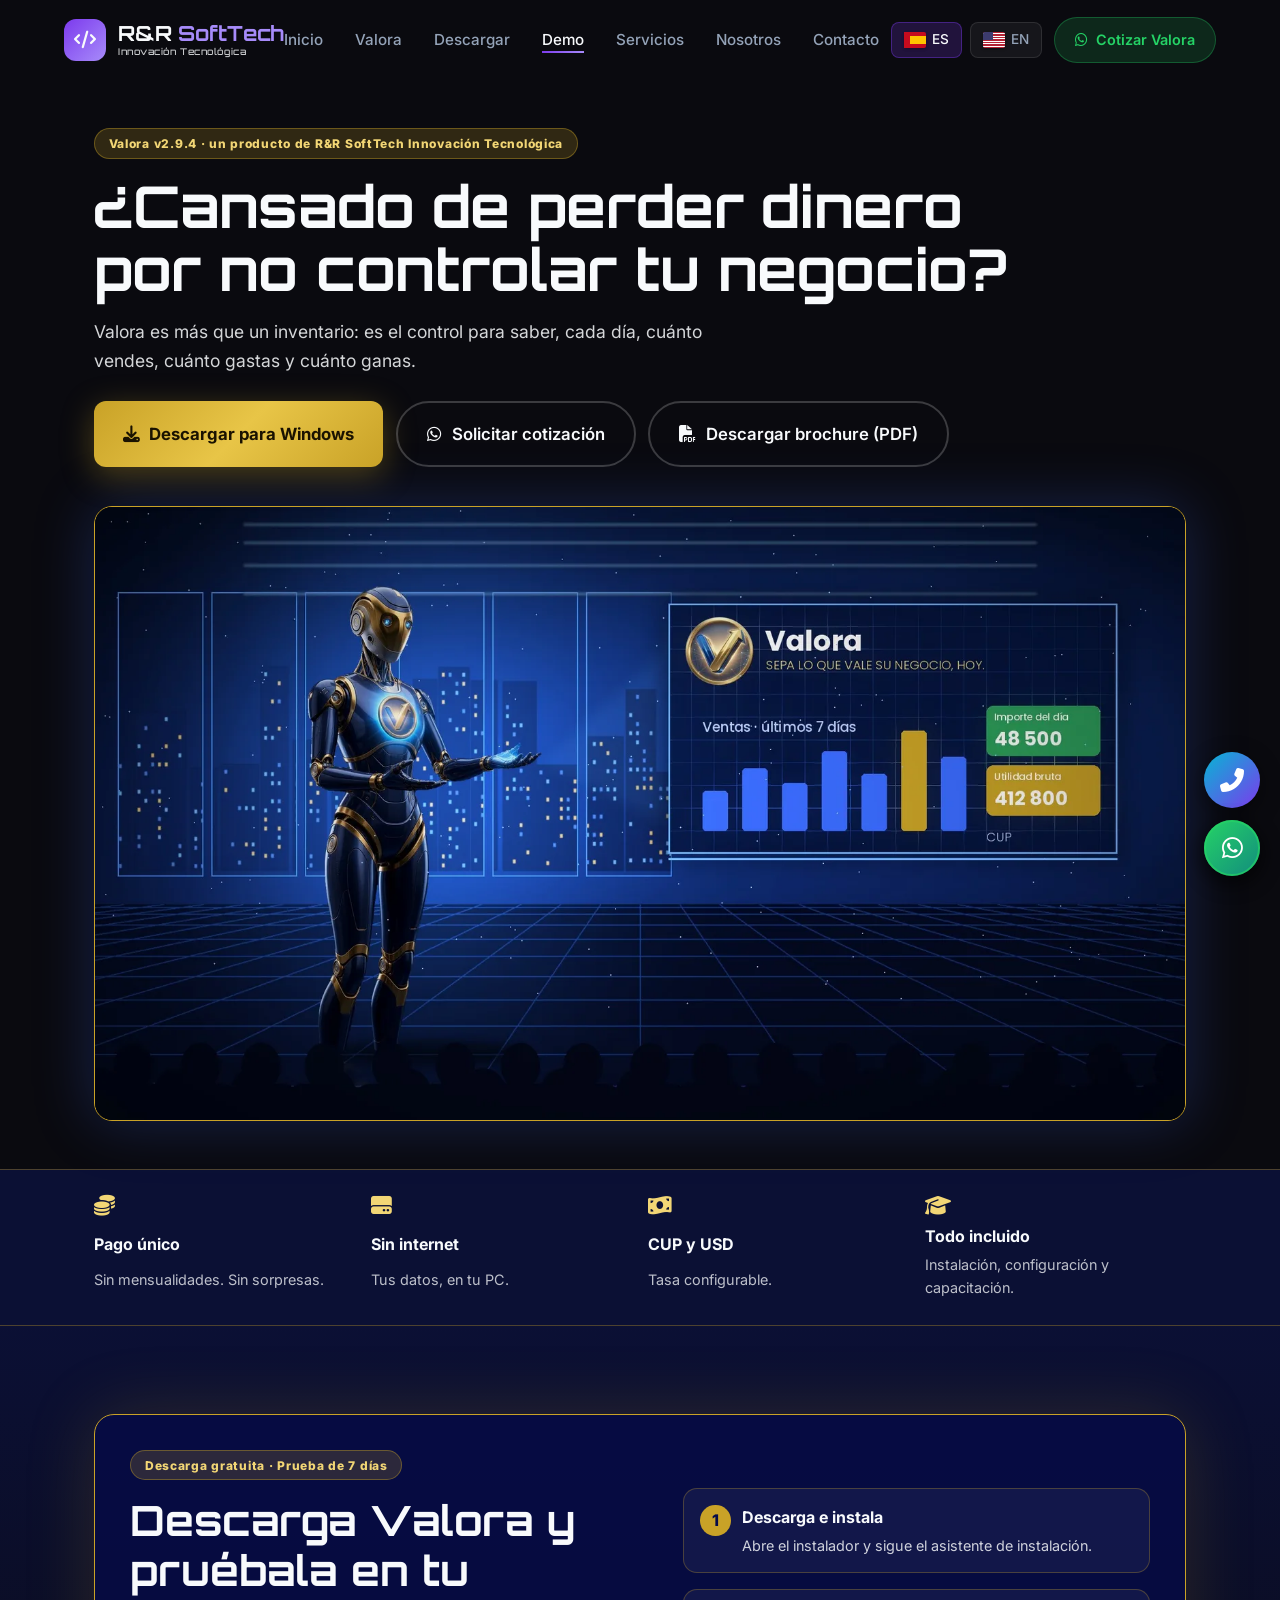
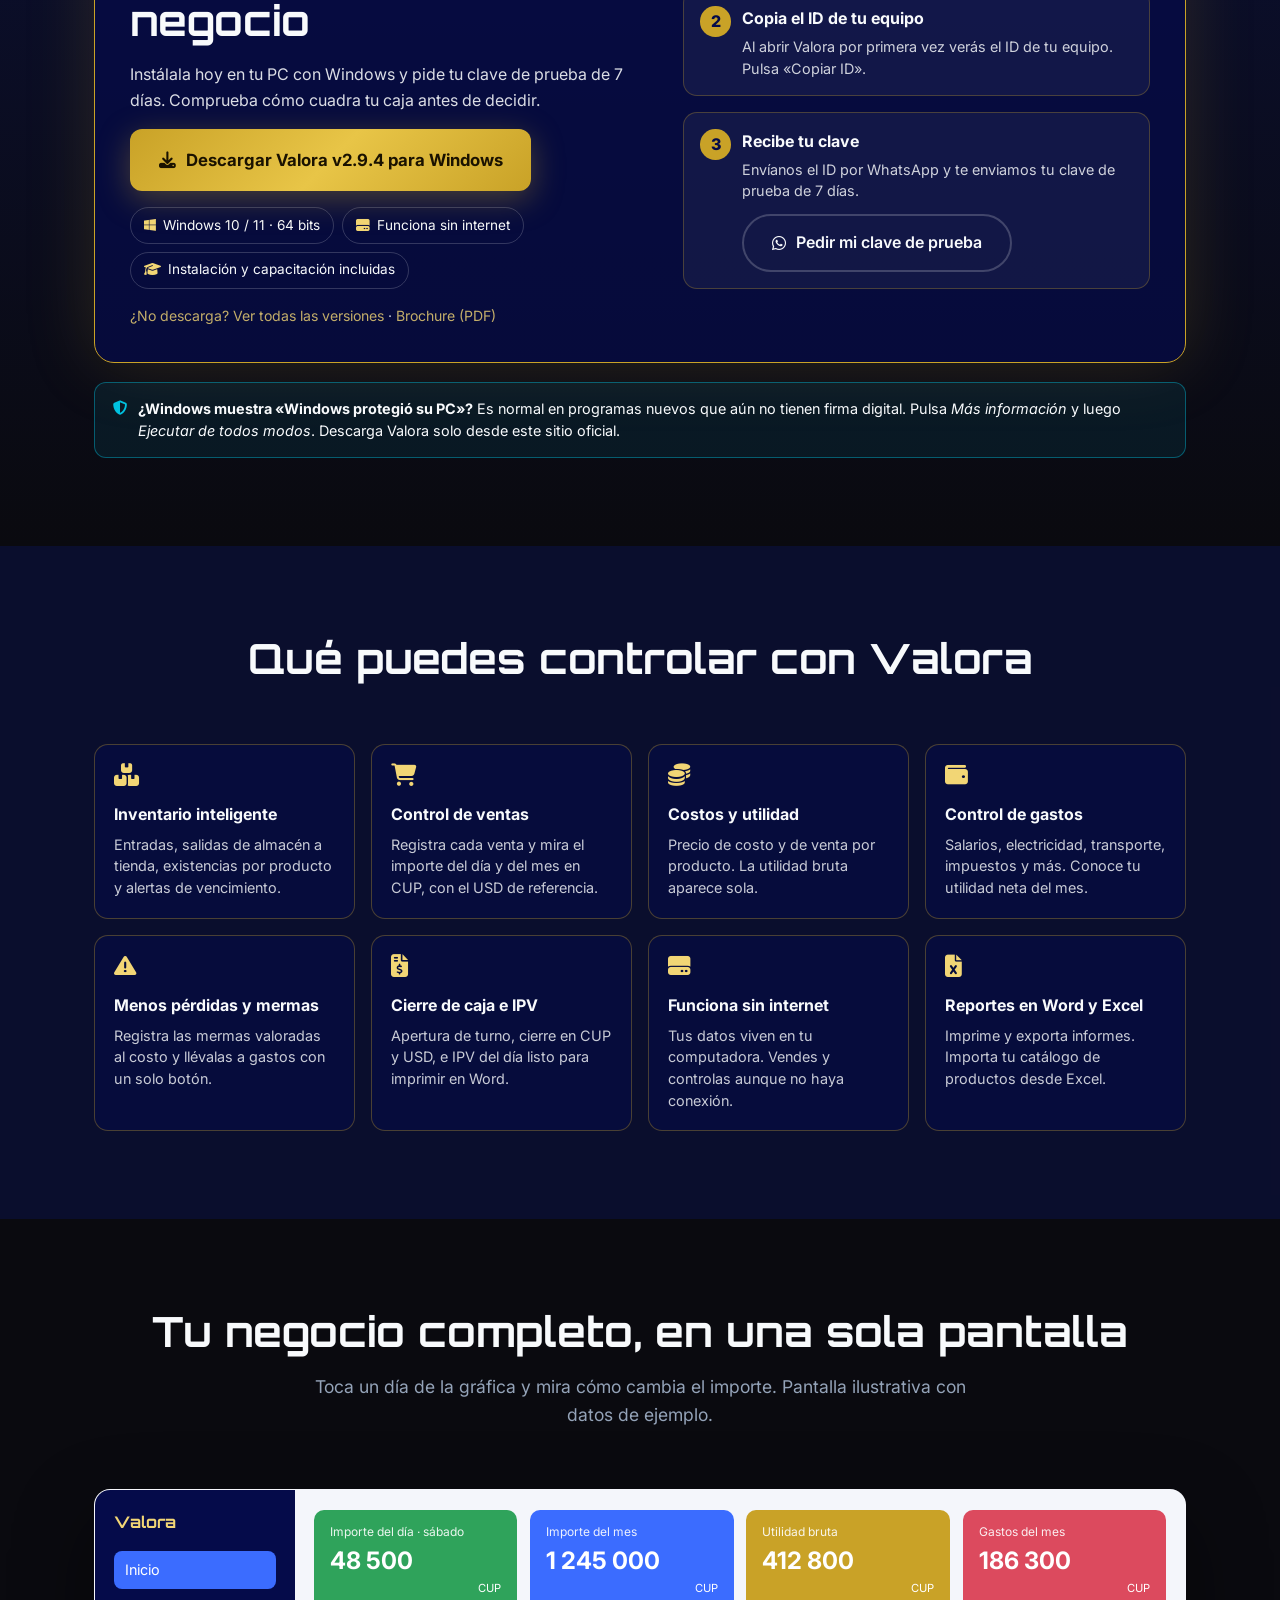
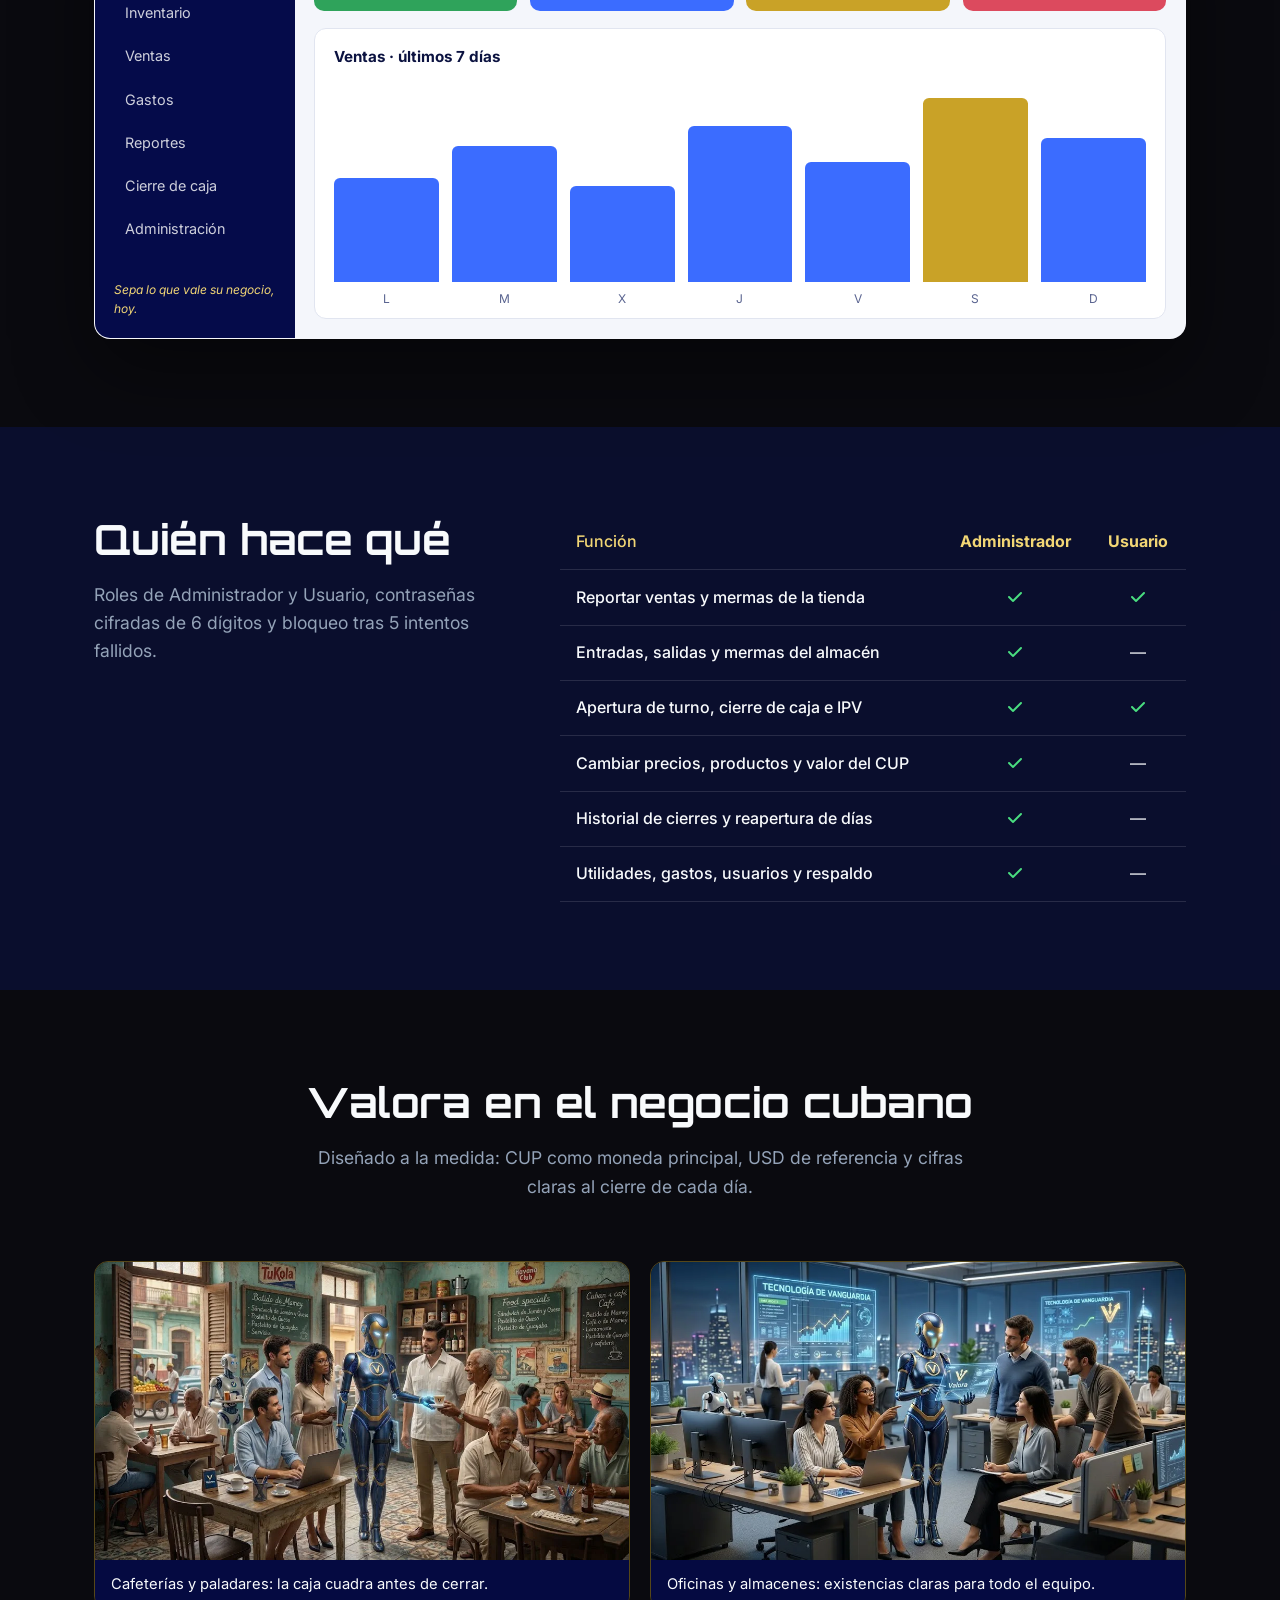
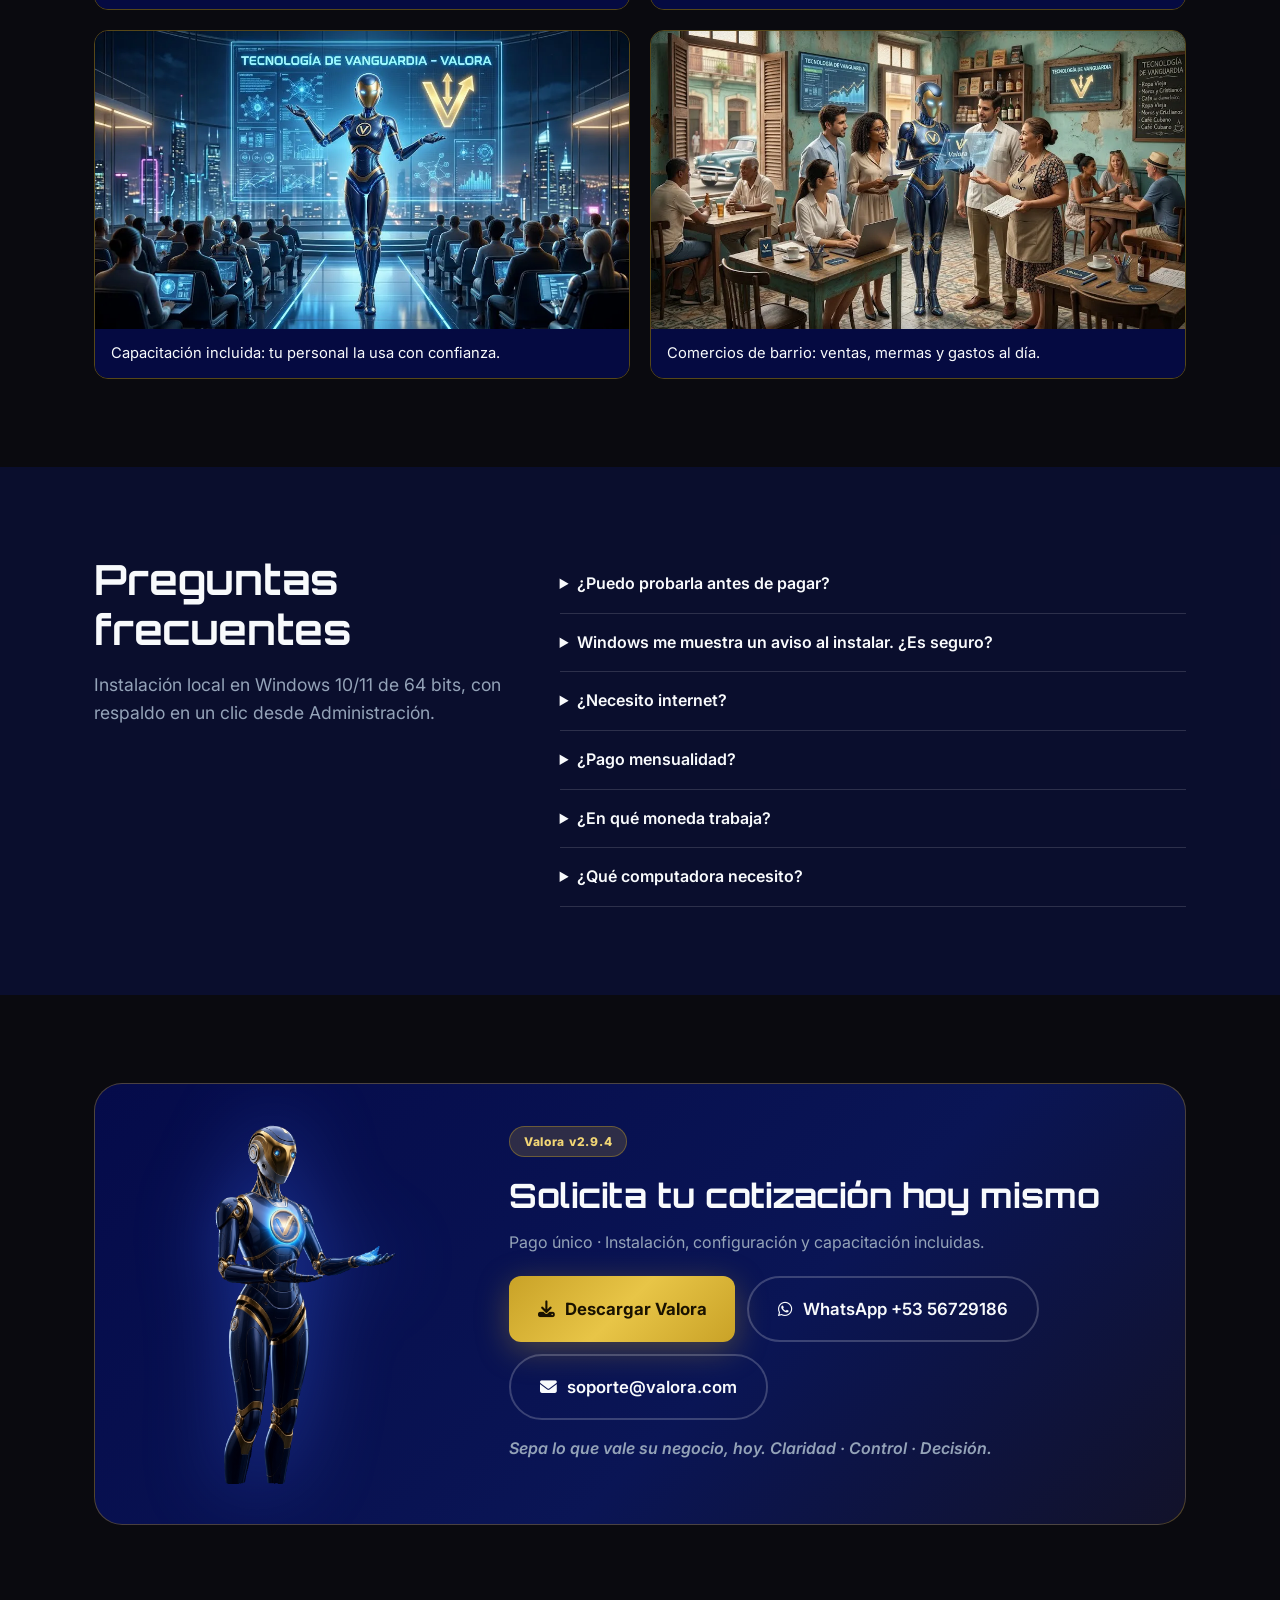
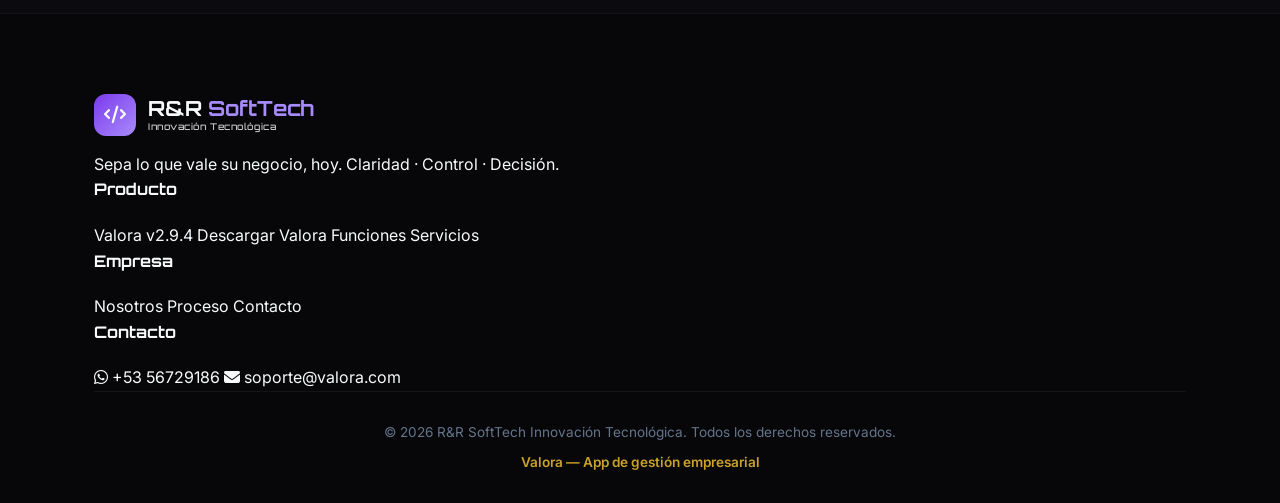
<file: valora.html>
<!DOCTYPE html>
<html lang="es"><head><meta charset="UTF-8"><meta name="viewport" content="width=device-width, initial-scale=1.0">
<title>Valora v2.9.4: descarga gratis y prueba 7 días | R&R SoftTech</title>
<meta name="description" content="Descarga Valora v2.9.4 para Windows y pruébala 7 días: inventario, ventas, gastos y cierre de caja en CUP y USD. Funciona sin internet. Instalación y capacitación incluidas.">
<link rel="canonical" href="https://losramosdelrey.github.io/R-R-SoftTech/valora.html">
<link rel="alternate" hreflang="es" href="https://losramosdelrey.github.io/R-R-SoftTech/valora.html"><link rel="alternate" hreflang="en" href="https://losramosdelrey.github.io/R-R-SoftTech/en/valora.html"><link rel="alternate" hreflang="x-default" href="https://losramosdelrey.github.io/R-R-SoftTech/valora.html">
<meta property="og:type" content="website"><meta property="og:site_name" content="R&amp;R SoftTech">
<meta property="og:title" content="Valora v2.9.4: descarga gratis y prueba 7 días | R&amp;R SoftTech"><meta property="og:description" content="Inventario, ventas, gastos y cierre de caja en CUP y USD. Descarga Valora para Windows y pruébala 7 días. Funciona sin internet.">
<meta property="og:url" content="https://losramosdelrey.github.io/R-R-SoftTech/valora.html"><meta property="og:locale" content="es_ES">
<meta property="og:image" content="https://losramosdelrey.github.io/R-R-SoftTech/assets/valora-splash-brand.jpg"><meta property="og:image:width" content="1280"><meta property="og:image:height" content="673">
<meta name="twitter:card" content="summary_large_image"><meta name="twitter:title" content="Valora v2.9.4: descarga gratis y prueba 7 días | R&amp;R SoftTech"><meta name="twitter:description" content="Inventario, ventas, gastos y cierre de caja en CUP y USD. Descarga Valora para Windows y pruébala 7 días. Funciona sin internet."><meta name="twitter:image" content="https://losramosdelrey.github.io/R-R-SoftTech/assets/valora-splash-brand.jpg">
<script type="application/ld+json">{"@context":"https://schema.org","@type":"SoftwareApplication","name":"Valora","softwareVersion":"2.9.4","applicationCategory":"BusinessApplication","operatingSystem":"Windows 10, Windows 11","description":"Inventario, ventas, gastos y cierre de caja en CUP y USD. Descarga Valora para Windows y pruébala 7 días. Funciona sin internet.","downloadUrl":"https://github.com/losramosdelrey/R-R-SoftTech/releases/download/v.2.9.4/Valora_Setup_2.9.4.exe","inLanguage":"es","publisher":{"@type":"Organization","name":"R&R SoftTech Innovación Tecnológica","url":"https://losramosdelrey.github.io/R-R-SoftTech/"}}</script>
<link rel="preconnect" href="https://fonts.googleapis.com"><link rel="preconnect" href="https://fonts.gstatic.com" crossorigin>
<link href="https://fonts.googleapis.com/css2?family=Orbitron:wght@500;700;800&family=Inter:wght@300;400;500;600;700&display=swap" rel="stylesheet">
<link rel="stylesheet" href="https://cdnjs.cloudflare.com/ajax/libs/font-awesome/6.5.1/css/all.min.css">
<link rel="stylesheet" href="css/styles.css"><link rel="stylesheet" href="css/valora.css">
<link rel="manifest" href="manifest.webmanifest"><meta name="theme-color" content="#050b4a">
<link rel="icon" type="image/png" href="assets/icons/icon-192.png"><link rel="apple-touch-icon" href="assets/icons/apple-touch-icon.png"></head>
<body class="vp">
<nav class="navbar" id="navbar">
        <div class="nav-container">
            <a href="index.html" class="logo">
                <span class="logo-icon"><i class="fas fa-code"></i></span><span class="logo-text"><span class="logo-name">R&R <span class="accent">SoftTech</span></span><small class="logo-sub">Innovación Tecnológica</small></span>
            </a>
            <ul class="nav-links" id="nav-links">
                <li><a href="index.html" class="nav-link">Inicio</a></li>
                <li><a href="valora.html" class="nav-link active">Valora</a></li>
                <li><a href="#descargar" class="nav-link">Descargar</a></li>
                <li><a href="#demo" class="nav-link">Demo</a></li>
                <li><a href="servicios.html" class="nav-link">Servicios</a></li>
                <li><a href="nosotros.html" class="nav-link">Nosotros</a></li>
                <li><a href="contacto.html" class="nav-link">Contacto</a></li>
            </ul>
            <div class="nav-actions">
                <div class="lang-switcher">
                    <a href="index.html" class="lang-btn active" title="Español"><span class="flag-es"></span> <span class="lang-code">ES</span></a>
                    <a href="en/valora.html" class="lang-btn" title="English"><span class="flag-us"></span> <span class="lang-code">EN</span></a>
                </div>
                <a href="https://wa.me/5356729186?text=Hola%2C%20quiero%20cotizar%20Valora%20v2.9.4" target="_blank" rel="noopener" class="nav-cta">
                    <i class="fab fa-whatsapp"></i> Cotizar Valora
                </a>
            </div>
            <button class="hamburger" id="hamburger" aria-label="Menú"><span></span><span></span><span></span></button>
        </div>
    </nav>
<header class="vp-hero"><div class="container">
<span class="version-chip">Valora v2.9.4 · un producto de R&amp;R SoftTech Innovación Tecnológica</span>
<h1>¿Cansado de perder dinero por no controlar tu negocio?</h1>
<p class="vp-lead">Valora es más que un inventario: es el control para saber, cada día, cuánto vendes, cuánto gastas y cuánto ganas.</p>
<div class="vp-actions"><a class="btn btn-gold btn-lg" href="#descargar"><i class="fas fa-download"></i> Descargar para Windows</a>
<a class="btn btn-secondary btn-lg" href="https://wa.me/5356729186?text=Hola%2C%20quiero%20cotizar%20Valora%20v2.9.4" target="_blank" rel="noopener"><i class="fab fa-whatsapp"></i> Solicitar cotización</a>
<a class="btn btn-secondary btn-lg" href="assets/Valora_Brochure_Comercial_v2.9.4.pdf" download><i class="fas fa-file-pdf"></i> Descargar brochure (PDF)</a></div>
<figure class="vp-stage"><img src="assets/valora-escenario.webp" alt="Valora presenta las ventas de los últimos 7 días, el importe del día y la utilidad bruta" width="1600" height="900"></figure>
</div></header>
<section class="vp-offer"><div class="container vp-offer-grid">
<div><i class="fas fa-coins"></i><strong>Pago único</strong><span>Sin mensualidades. Sin sorpresas.</span></div>
<div><i class="fas fa-hard-drive"></i><strong>Sin internet</strong><span>Tus datos, en tu PC.</span></div>
<div><i class="fas fa-money-bill-wave"></i><strong>CUP y USD</strong><span>Tasa configurable.</span></div>
<div><i class="fas fa-graduation-cap"></i><strong>Todo incluido</strong><span>Instalación, configuración y capacitación.</span></div></div></section>
<section class="section vp-download" id="descargar"><div class="container">
<div class="vp-dl-card">
<div class="vp-dl-copy">
<span class="version-chip">Descarga gratuita · Prueba de 7 días</span>
<h2 class="section-title">Descarga Valora y pruébala en tu negocio</h2>
<p class="vp-dl-lead">Instálala hoy en tu PC con Windows y pide tu clave de prueba de 7 días. Comprueba cómo cuadra tu caja antes de decidir.</p>
<a class="btn btn-gold btn-lg" id="dl-btn" href="https://github.com/losramosdelrey/R-R-SoftTech/releases/download/v.2.9.4/Valora_Setup_2.9.4.exe" rel="noopener"><i class="fas fa-download"></i> Descargar Valora v2.9.4 para Windows</a>
<ul class="vp-dl-meta"><li><i class="fab fa-windows"></i> Windows 10 / 11 · 64 bits</li><li><i class="fas fa-hard-drive"></i> Funciona sin internet</li><li><i class="fas fa-graduation-cap"></i> Instalación y capacitación incluidas</li></ul>
<p class="vp-dl-alt"><a href="https://github.com/losramosdelrey/R-R-SoftTech/releases/tag/v.2.9.4" target="_blank" rel="noopener">¿No descarga? Ver todas las versiones</a> · <a href="assets/Valora_Brochure_Comercial_v2.9.4.pdf" download>Brochure (PDF)</a></p>
</div>
<ol class="vp-steps"><li><b>Descarga e instala</b><span>Abre el instalador y sigue el asistente de instalación.</span></li><li><b>Copia el ID de tu equipo</b><span>Al abrir Valora por primera vez verás el ID de tu equipo. Pulsa «Copiar ID».</span></li><li><b>Recibe tu clave</b><span>Envíanos el ID por WhatsApp y te enviamos tu clave de prueba de 7 días.</span><a class="btn btn-secondary" href="https://wa.me/5356729186?text=Hola%2C%20descargu%C3%A9%20Valora%20v2.9.4%20y%20quiero%20mi%20clave%20de%20prueba%20de%207%20d%C3%ADas.%20El%20ID%20de%20mi%20equipo%20es%3A%20" target="_blank" rel="noopener"><i class="fab fa-whatsapp"></i> Pedir mi clave de prueba</a></li></ol>
</div>
<p class="vp-notice"><i class="fas fa-shield-halved" aria-hidden="true"></i> <span><strong>¿Windows muestra «Windows protegió su PC»?</strong> Es normal en programas nuevos que aún no tienen firma digital. Pulsa <em>Más información</em> y luego <em>Ejecutar de todos modos</em>. Descarga Valora solo desde este sitio oficial.</span></p>
</div></section>
<section class="section vp-alt" id="funciones"><div class="container"><div class="section-header"><h2 class="section-title">Qué puedes controlar con Valora</h2></div><div class="vp-feats"><div class="vp-feat"><i class="fas fa-boxes-stacked"></i><h3>Inventario inteligente</h3><p>Entradas, salidas de almacén a tienda, existencias por producto y alertas de vencimiento.</p></div><div class="vp-feat"><i class="fas fa-cart-shopping"></i><h3>Control de ventas</h3><p>Registra cada venta y mira el importe del día y del mes en CUP, con el USD de referencia.</p></div><div class="vp-feat"><i class="fas fa-coins"></i><h3>Costos y utilidad</h3><p>Precio de costo y de venta por producto. La utilidad bruta aparece sola.</p></div><div class="vp-feat"><i class="fas fa-wallet"></i><h3>Control de gastos</h3><p>Salarios, electricidad, transporte, impuestos y más. Conoce tu utilidad neta del mes.</p></div><div class="vp-feat"><i class="fas fa-triangle-exclamation"></i><h3>Menos pérdidas y mermas</h3><p>Registra las mermas valoradas al costo y llévalas a gastos con un solo botón.</p></div><div class="vp-feat"><i class="fas fa-file-invoice-dollar"></i><h3>Cierre de caja e IPV</h3><p>Apertura de turno, cierre en CUP y USD, e IPV del día listo para imprimir en Word.</p></div><div class="vp-feat"><i class="fas fa-hard-drive"></i><h3>Funciona sin internet</h3><p>Tus datos viven en tu computadora. Vendes y controlas aunque no haya conexión.</p></div><div class="vp-feat"><i class="fas fa-file-excel"></i><h3>Reportes en Word y Excel</h3><p>Imprime y exporta informes. Importa tu catálogo de productos desde Excel.</p></div></div></div></section>
<section class="section" id="demo"><div class="container">
<div class="section-header"><h2 class="section-title">Tu negocio completo, en una sola pantalla</h2><p class="section-lead">Toca un día de la gráfica y mira cómo cambia el importe. Pantalla ilustrativa con datos de ejemplo.</p></div>
<div class="vp-app" role="group" aria-label="Demostración de Valora">
<aside><b>Valora</b><ul><li class="on">Inicio</li><li>Inventario</li><li>Ventas</li><li>Gastos</li><li>Reportes</li><li>Cierre de caja</li><li>Administración</li></ul><em>Sepa lo que vale su negocio, hoy.</em></aside>
<div class="vp-main"><div class="vp-kpis">
<div class="k g"><small id="k-lbl">Importe del día · sábado</small><b id="k-day">48 500</b><i>CUP</i></div>
<div class="k b"><small>Importe del mes</small><b>1 245 000</b><i>CUP</i></div>
<div class="k y"><small>Utilidad bruta</small><b>412 800</b><i>CUP</i></div>
<div class="k r"><small>Gastos del mes</small><b>186 300</b><i>CUP</i></div></div>
<div class="vp-chart"><h3>Ventas · últimos 7 días</h3><div class="vp-bars"><button class="vp-bar" data-i="0" style="--h:52%" aria-label="Ventas del día L"><span>L</span></button><button class="vp-bar" data-i="1" style="--h:68%" aria-label="Ventas del día M"><span>M</span></button><button class="vp-bar" data-i="2" style="--h:48%" aria-label="Ventas del día X"><span>X</span></button><button class="vp-bar" data-i="3" style="--h:78%" aria-label="Ventas del día J"><span>J</span></button><button class="vp-bar" data-i="4" style="--h:60%" aria-label="Ventas del día V"><span>V</span></button><button class="vp-bar on" data-i="5" style="--h:92%" aria-label="Ventas del día S"><span>S</span></button><button class="vp-bar" data-i="6" style="--h:72%" aria-label="Ventas del día D"><span>D</span></button></div></div></div></div></div></section>
<section class="section vp-alt"><div class="container vp-two">
<div><h2 class="section-title">Quién hace qué</h2><p class="section-lead">Roles de Administrador y Usuario, contraseñas cifradas de 6 dígitos y bloqueo tras 5 intentos fallidos.</p></div>
<div class="vp-table-wrap"><table class="vp-table"><thead><tr><th scope="col">Función</th><th scope="col">Administrador</th><th scope="col">Usuario</th></tr></thead><tbody><tr><th scope="row">Reportar ventas y mermas de la tienda</th><td><i class='fas fa-check' aria-label='Sí'></i></td><td><i class='fas fa-check' aria-label='Sí'></i></td></tr><tr><th scope="row">Entradas, salidas y mermas del almacén</th><td><i class='fas fa-check' aria-label='Sí'></i></td><td>—</td></tr><tr><th scope="row">Apertura de turno, cierre de caja e IPV</th><td><i class='fas fa-check' aria-label='Sí'></i></td><td><i class='fas fa-check' aria-label='Sí'></i></td></tr><tr><th scope="row">Cambiar precios, productos y valor del CUP</th><td><i class='fas fa-check' aria-label='Sí'></i></td><td>—</td></tr><tr><th scope="row">Historial de cierres y reapertura de días</th><td><i class='fas fa-check' aria-label='Sí'></i></td><td>—</td></tr><tr><th scope="row">Utilidades, gastos, usuarios y respaldo</th><td><i class='fas fa-check' aria-label='Sí'></i></td><td>—</td></tr></tbody></table></div></div></section>
<section class="section"><div class="container"><div class="section-header"><h2 class="section-title">Valora en el negocio cubano</h2><p class="section-lead">Diseñado a la medida: CUP como moneda principal, USD de referencia y cifras claras al cierre de cada día.</p></div>
<div class="vp-gallery"><figure><img src="assets/valora-cafe.webp" alt="Cafeterías y paladares: la caja cuadra antes de cerrar." loading="lazy"><figcaption>Cafeterías y paladares: la caja cuadra antes de cerrar.</figcaption></figure><figure><img src="assets/valora-oficina.webp" alt="Oficinas y almacenes: existencias claras para todo el equipo." loading="lazy"><figcaption>Oficinas y almacenes: existencias claras para todo el equipo.</figcaption></figure><figure><img src="assets/valora-presentacion.webp" alt="Capacitación incluida: tu personal la usa con confianza." loading="lazy"><figcaption>Capacitación incluida: tu personal la usa con confianza.</figcaption></figure><figure><img src="assets/valora-cafeteria.webp" alt="Comercios de barrio: ventas, mermas y gastos al día." loading="lazy"><figcaption>Comercios de barrio: ventas, mermas y gastos al día.</figcaption></figure></div></div></section>
<section class="section vp-alt"><div class="container vp-two"><div><h2 class="section-title">Preguntas frecuentes</h2><p class="section-lead">Instalación local en Windows 10/11 de 64 bits, con respaldo en un clic desde Administración.</p></div><div class="vp-faq"><details><summary>¿Puedo probarla antes de pagar?</summary><p>Sí. Descarga el instalador, ábrelo y copia el ID de tu equipo. Envíalo por WhatsApp y te damos una clave de prueba de 7 días.</p></details><details><summary>Windows me muestra un aviso al instalar. ¿Es seguro?</summary><p>Windows avisa con los programas nuevos que aún no tienen firma digital. Pulsa «Más información» y «Ejecutar de todos modos». Descarga siempre Valora desde este sitio oficial.</p></details><details><summary>¿Necesito internet?</summary><p>No. Valora funciona en tu computadora y guarda los datos de forma local.</p></details><details><summary>¿Pago mensualidad?</summary><p>No. Es un pago único, sin cuotas recurrentes.</p></details><details><summary>¿En qué moneda trabaja?</summary><p>En CUP como moneda principal, con USD de referencia y tasa configurable.</p></details><details><summary>¿Qué computadora necesito?</summary><p>Una con Windows 10 u 11 de 64 bits. No exige equipos potentes.</p></details></div></div></section>
<section class="section"><div class="container"><div class="cta-box"><div class="cta-robot"><img src="assets/valora-robot-transparent.png" alt="Asistente Valora" loading="lazy"></div><div class="cta-copy"><span class="version-chip">Valora v2.9.4</span><h2>Solicita tu cotización hoy mismo</h2><p>Pago único · Instalación, configuración y capacitación incluidas.</p>
<div class="cta-actions"><a href="#descargar" class="btn btn-gold btn-lg"><i class="fas fa-download"></i> Descargar Valora</a><a href="https://wa.me/5356729186?text=Hola%2C%20quiero%20cotizar%20Valora%20v2.9.4" target="_blank" rel="noopener" class="btn btn-secondary btn-lg"><i class="fab fa-whatsapp"></i> WhatsApp +53 56729186</a><a href="mailto:soporte@valora.com" class="btn btn-secondary btn-lg"><i class="fas fa-envelope"></i> soporte@valora.com</a></div><p class="cta-slogan">Sepa lo que vale su negocio, hoy. Claridad · Control · Decisión.</p></div></div></div></section>
<footer class="footer">
        <div class="container">
            <div class="footer-grid">
                <div class="footer-brand">
                    <div class="logo">
                        <span class="logo-icon"><i class="fas fa-code"></i></span><span class="logo-text"><span class="logo-name">R&R <span class="accent">SoftTech</span></span><small class="logo-sub">Innovación Tecnológica</small></span>
                    </div>
                    <p>Sepa lo que vale su negocio, hoy. Claridad · Control · Decisión.</p>
                </div>
                <div class="footer-links">
                    <h4>Producto</h4>
                    <a href="valora.html">Valora v2.9.4</a>
                    <a href="#descargar">Descargar Valora</a>
                    <a href="#funciones">Funciones</a>
                    <a href="servicios.html">Servicios</a>
                </div>
                <div class="footer-links">
                    <h4>Empresa</h4>
                    <a href="nosotros.html">Nosotros</a>
                    <a href="proceso.html">Proceso</a>
                    <a href="contacto.html">Contacto</a>
                </div>
                <div class="footer-links">
                    <h4>Contacto</h4>
                    <a href="https://wa.me/5356729186" target="_blank" rel="noopener"><i class="fab fa-whatsapp"></i> +53 56729186</a>
                    <a href="mailto:soporte@valora.com"><i class="fas fa-envelope"></i> soporte@valora.com</a>
                </div>
            </div>
            <div class="footer-bottom">
                <p>&copy; 2026 R&amp;R SoftTech Innovación Tecnológica. Todos los derechos reservados.</p>
                <p class="footer-product">Valora — App de gestión empresarial</p>
            </div>
        </div>
    </footer>
    <div class="fab-group" role="group" aria-label="Contacto rápido">
        <a href="tel:+5356729186" class="fab fab-call" aria-label="Llamar ahora" title="Llamar ahora"><i class="fas fa-phone-alt"></i></a>
        <a href="https://wa.me/5356729186?text=Hola%2C%20quiero%20informaci%C3%B3n%20sobre%20Valora%20v2.9.4" target="_blank" rel="noopener" class="fab fab-whatsapp" aria-label="Escribir por WhatsApp" title="Escribir por WhatsApp"><i class="fab fa-whatsapp"></i></a>
    </div>
<script src="js/script.js"></script>
<script>
(function(){var v=[31300,41000,28900,47000,36200,48500,43400],n=['lunes','martes','miércoles','jueves','viernes','sábado','domingo'],b=document.querySelectorAll('.vp-bar');
b.forEach(function(x){x.addEventListener('click',function(){b.forEach(function(y){y.classList.remove('on')});x.classList.add('on');var i=+x.dataset.i;
document.getElementById('k-day').textContent=String(v[i]).replace(/\B(?=(\d{3})+(?!\d))/g,' ');document.getElementById('k-lbl').textContent='Importe del día · '+n[i];});});})();
</script></body></html>
</file>
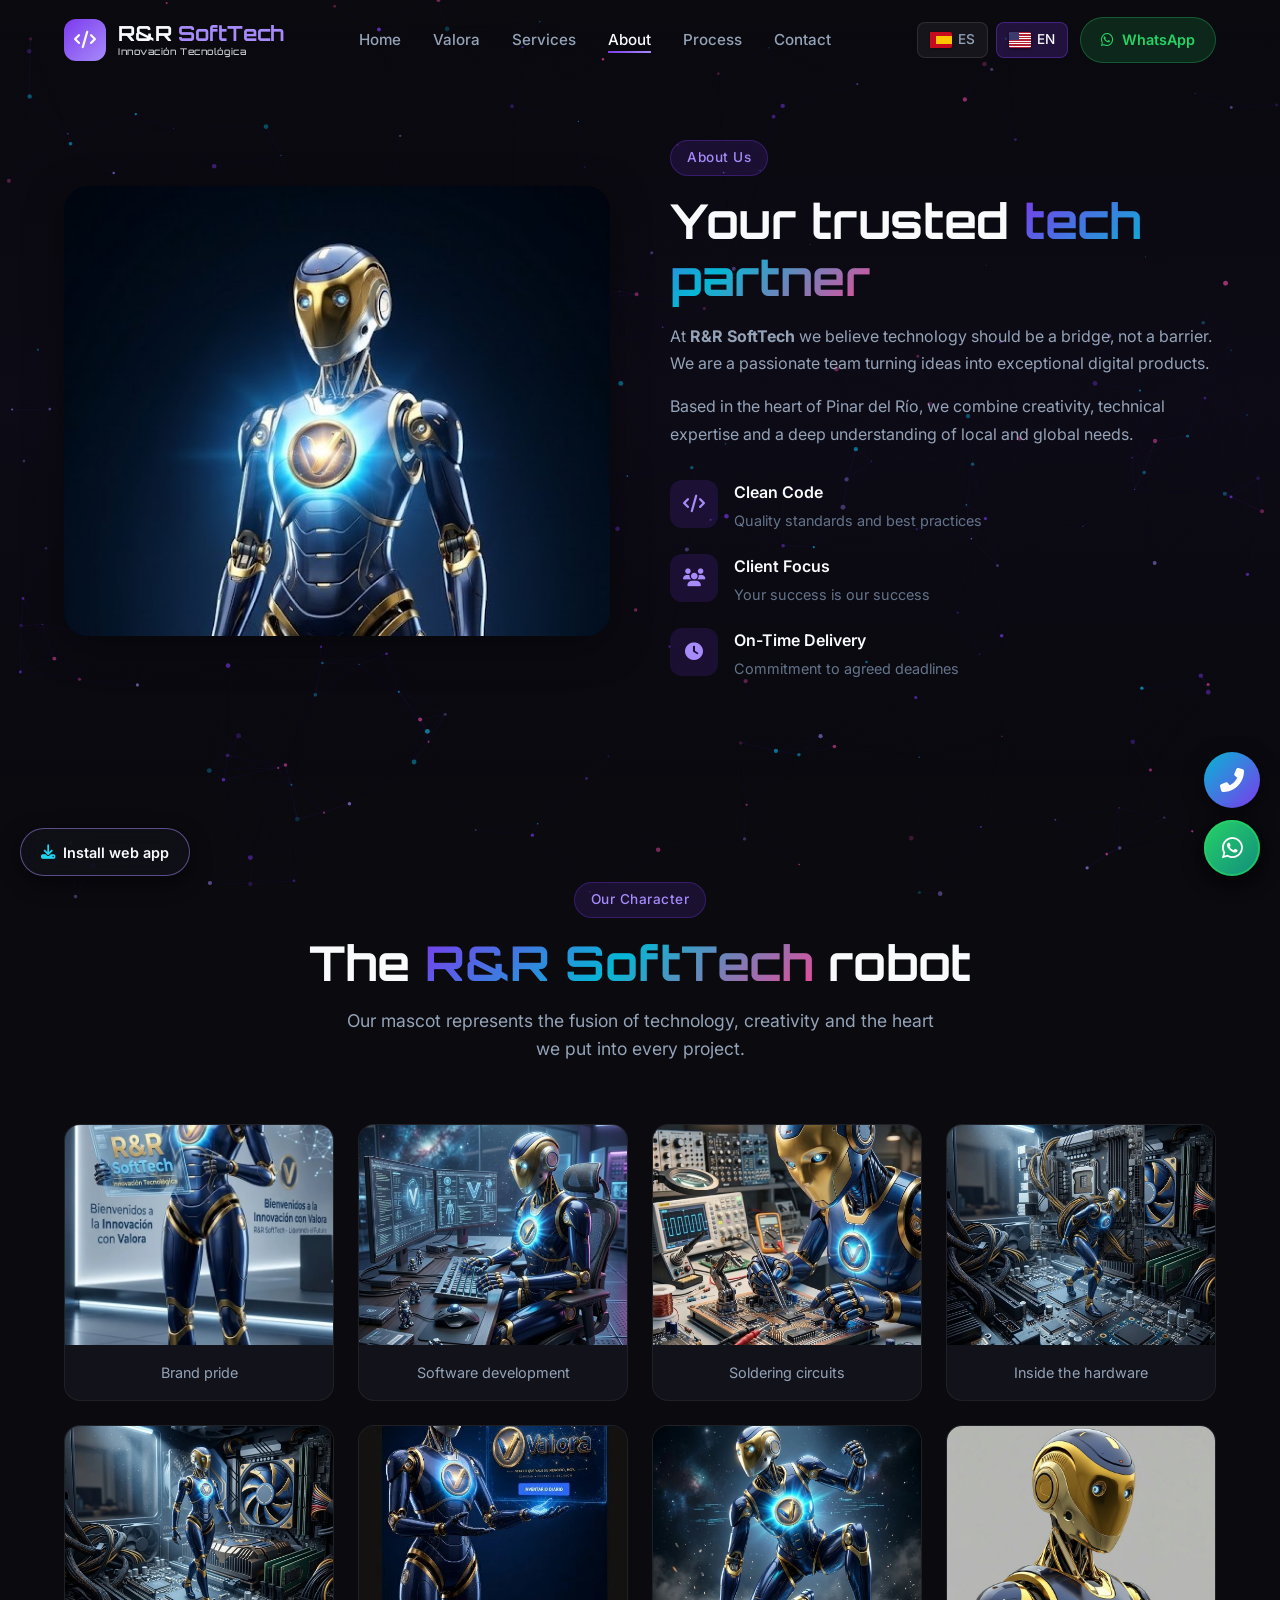
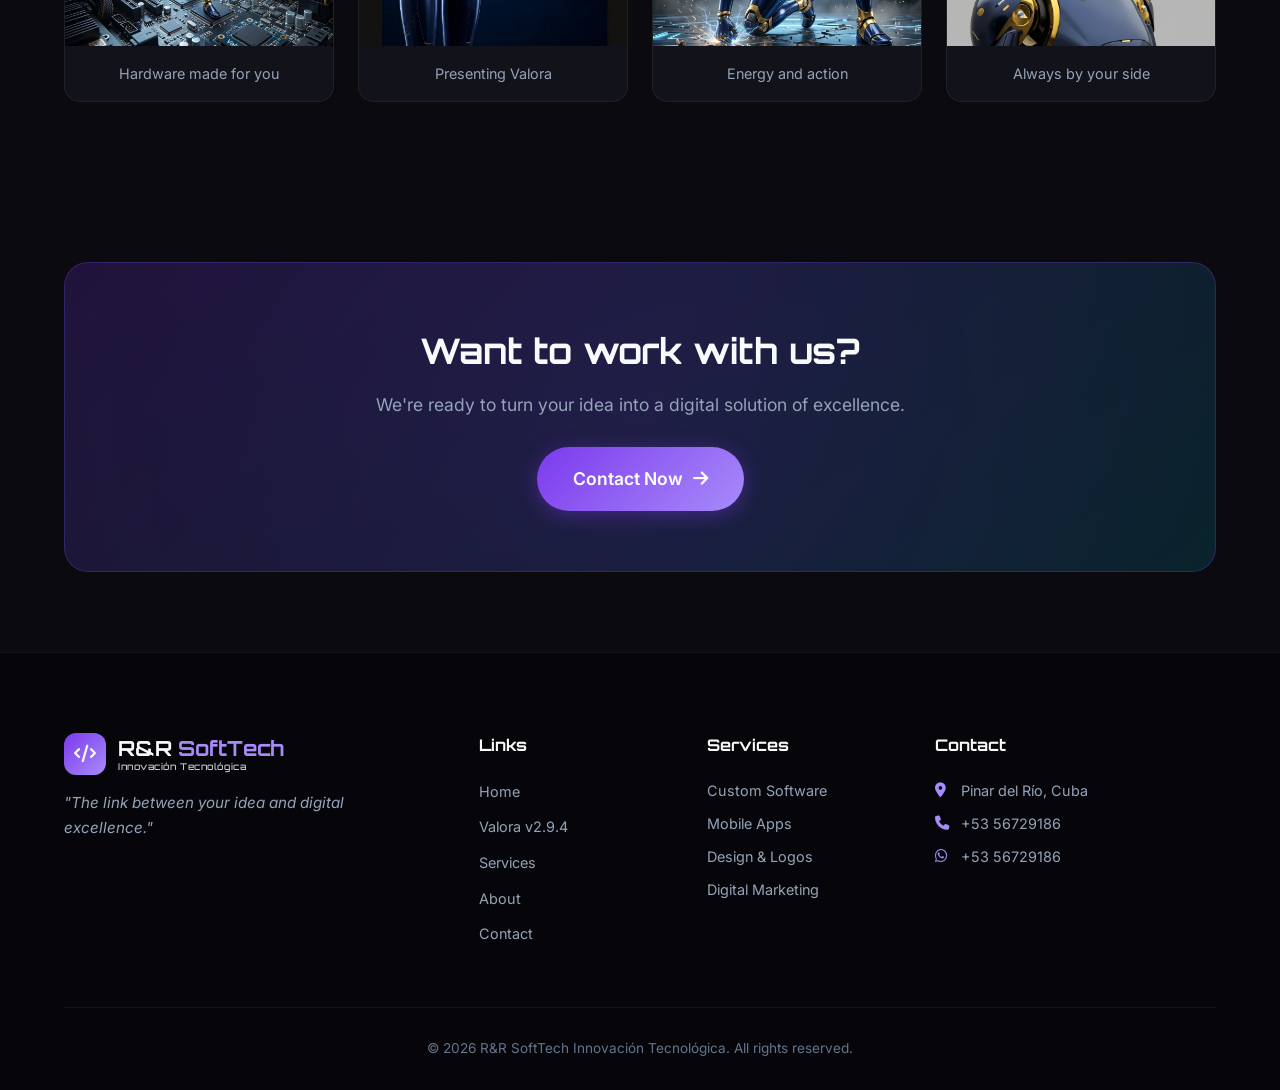
<file: en/about.html>
<!DOCTYPE html>
<html lang="en">
<head>
    <meta charset="UTF-8">
    <meta name="viewport" content="width=device-width, initial-scale=1.0">
    <title>About | R&R SoftTech Innovación Tecnológica</title>
    <link href="https://fonts.googleapis.com/css2?family=Orbitron:wght@400;500;600;700;800;900&family=Inter:wght@300;400;500;600;700&display=swap" rel="stylesheet">
    <link rel="stylesheet" href="https://cdnjs.cloudflare.com/ajax/libs/font-awesome/6.5.1/css/all.min.css">
    <link href="https://unpkg.com/aos@2.3.1/dist/aos.css" rel="stylesheet">
    <link rel="stylesheet" href="../css/styles.css">
    <link rel="manifest" href="../manifest.webmanifest">
    <meta name="theme-color" content="#7c3aed">
    <link rel="icon" type="image/png" href="../assets/icons/icon-192.png">
    <link rel="apple-touch-icon" href="../assets/icons/apple-touch-icon.png">
</head>
<body>
    <canvas id="particles-canvas"></canvas>
    <div class="cursor-glow"></div>
    <nav class="navbar scrolled" id="navbar">
        <div class="nav-container">
            <a href="index.html" class="logo"><span class="logo-icon"><i class="fas fa-code"></i></span><span class="logo-text"><span class="logo-name">R&R <span class="accent">SoftTech</span></span><small class="logo-sub">Innovación Tecnológica</small></span></a>
            <ul class="nav-links" id="nav-links">
                <li><a href="index.html" class="nav-link">Home</a></li>
                <li><a href="valora.html" class="nav-link">Valora</a></li>
                <li><a href="services.html" class="nav-link">Services</a></li>
                <li><a href="about.html" class="nav-link active">About</a></li>
                <li><a href="process.html" class="nav-link">Process</a></li>
                <li><a href="contact.html" class="nav-link">Contact</a></li>
            </ul>
            <div class="nav-actions">
                <div class="lang-switcher">
                    <a href="../nosotros.html" aria-label="Español" class="lang-btn"><span class="flag-es"></span> <span class="lang-code">ES</span></a>
                    <a href="about.html" aria-label="English" class="lang-btn active"><span class="flag-us"></span> <span class="lang-code">EN</span></a>
                </div>
                <a href="https://wa.me/5356729186" target="_blank" rel="noopener" class="nav-cta"><i class="fab fa-whatsapp"></i> WhatsApp</a>
            </div>
            <button class="hamburger" id="hamburger" aria-label="Menu"><span></span><span></span><span></span></button>
        </div>
    </nav>
    <section class="about" style="padding-top:140px;">
        <div class="container">
            <div class="about-grid">
                <div class="about-image" data-aos="fade-right">
                    <div class="image-wrapper" style="border-radius:24px;overflow:hidden;">
                        <img src="../assets/valora-robot-stand.jpg" alt="Valora presenting a business’s sales" style="width:100%;height:450px;object-fit:cover;object-position:top;">
                    </div>
                </div>
                <div class="about-content" data-aos="fade-left">
                    <span class="section-tag">About Us</span>
                    <h2 class="section-title">Your trusted <span class="gradient-text">tech partner</span></h2>
                    <p>At <strong>R&R SoftTech</strong> we believe technology should be a bridge, not a barrier. We are a passionate team turning ideas into exceptional digital products.</p>
                    <p>Based in the heart of Pinar del Río, we combine creativity, technical expertise and a deep understanding of local and global needs.</p>
                    <div class="about-features">
                        <div class="feature"><div class="feature-icon"><i class="fas fa-code"></i></div><div><h4>Clean Code</h4><p>Quality standards and best practices</p></div></div>
                        <div class="feature"><div class="feature-icon"><i class="fas fa-users"></i></div><div><h4>Client Focus</h4><p>Your success is our success</p></div></div>
                        <div class="feature"><div class="feature-icon"><i class="fas fa-clock"></i></div><div><h4>On-Time Delivery</h4><p>Commitment to agreed deadlines</p></div></div>
                    </div>
                </div>
            </div>
        </div>
    </section>
    <section style="padding:80px 0;">
        <div class="container">
            <div class="section-header" data-aos="fade-up">
                <span class="section-tag">Our Character</span>
                <h2 class="section-title">The <span class="gradient-text">R&R SoftTech</span> robot</h2>
                <p class="section-desc">Our mascot represents the fusion of technology, creativity and the heart we put into every project.</p>
            </div>
            <div class="robot-gallery">
                <div class="robot-gallery-item" data-aos="fade-up" data-aos-delay="100"><img src="../assets/valora-bienvenida.webp" alt="Valora welcoming you to innovation"><div class="caption">Brand pride</div></div>
                <div class="robot-gallery-item" data-aos="fade-up" data-aos-delay="120"><img src="../assets/valora-escritorio.webp" alt="Valora programming at her workstation"><div class="caption">Software development</div></div>
                <div class="robot-gallery-item" data-aos="fade-up" data-aos-delay="140"><img src="../assets/valora-soldando.webp" alt="Valora soldering a circuit board"><div class="caption">Soldering circuits</div></div>
                <div class="robot-gallery-item" data-aos="fade-up" data-aos-delay="160"><img src="../assets/valora-equipo.webp" alt="Valora inside a computer"><div class="caption">Inside the hardware</div></div>
                <div class="robot-gallery-item" data-aos="fade-up" data-aos-delay="180"><img src="../assets/valora-hardware.webp" alt="Valora standing on a motherboard"><div class="caption">Hardware made for you</div></div>
                <div class="robot-gallery-item" data-aos="fade-up" data-aos-delay="200"><img src="../assets/valora-panel.webp" alt="Valora presenting the Daily Inventory panel"><div class="caption">Presenting Valora</div></div>
                <div class="robot-gallery-item" data-aos="fade-up" data-aos-delay="220"><img src="../assets/valora-accion.webp" alt="Valora in action"><div class="caption">Energy and action</div></div>
                <div class="robot-gallery-item" data-aos="fade-up" data-aos-delay="240"><img src="../assets/valora-robot-portrait.jpg" alt="Valora portrait"><div class="caption">Always by your side</div></div>
            </div>
        </div>
    </section>
    <section class="cta-banner">
        <div class="container">
            <div class="cta-content" data-aos="zoom-in">
                <h2>Want to work with us?</h2>
                <p>We're ready to turn your idea into a digital solution of excellence.</p>
                <a href="contact.html" class="btn btn-primary btn-large"><span>Contact Now</span><i class="fas fa-arrow-right"></i></a>
            </div>
        </div>
    </section>
    <footer class="footer">
        <div class="container">
            <div class="footer-content">
                <div class="footer-brand"><a href="index.html" class="logo"><span class="logo-icon"><i class="fas fa-code"></i></span><span class="logo-text"><span class="logo-name">R&R <span class="accent">SoftTech</span></span><small class="logo-sub">Innovación Tecnológica</small></span></a><p class="footer-slogan">"The link between your idea and digital excellence."</p></div>
                <div class="footer-links"><h4>Links</h4><ul><li><a href="index.html">Home</a></li><li><a href="valora.html">Valora v2.9.4</a></li><li><a href="services.html">Services</a></li><li><a href="about.html">About</a></li><li><a href="contact.html">Contact</a></li></ul></div>
                <div class="footer-services"><h4>Services</h4><ul><li>Custom Software</li><li>Mobile Apps</li><li>Design & Logos</li><li>Digital Marketing</li></ul></div>
                <div class="footer-contact"><h4>Contact</h4><p><i class="fas fa-map-marker-alt"></i> Pinar del Río, Cuba</p><p><i class="fas fa-phone"></i> +53 56729186</p><p><i class="fab fa-whatsapp"></i> +53 56729186</p></div>
            </div>
            <div class="footer-bottom"><p>&copy; 2026 R&R SoftTech Innovación Tecnológica. All rights reserved.</p></div>
        </div>
    </footer>
    <div class="fab-group" role="group" aria-label="Quick contact">
        <a href="tel:+5356729186" class="fab fab-call" aria-label="Call now" title="Call now"><i class="fas fa-phone-alt"></i></a>
        <a href="https://wa.me/5356729186?text=Hello%20R%26R%20SoftTech" target="_blank" rel="noopener" class="fab fab-whatsapp" aria-label="Chat on WhatsApp" title="Chat on WhatsApp"><i class="fab fa-whatsapp"></i></a>
    </div>
    <button class="install-btn" id="install-btn" type="button" title="Install this website on your device as an app"><i class="fas fa-download"></i> <span>Install web app</span></button>

    <button class="back-to-top" id="back-to-top"><i class="fas fa-chevron-up"></i></button>
    <script src="https://unpkg.com/aos@2.3.1/dist/aos.js"></script>
    <script src="../js/script.js"></script>
</body>
</html>
</file>
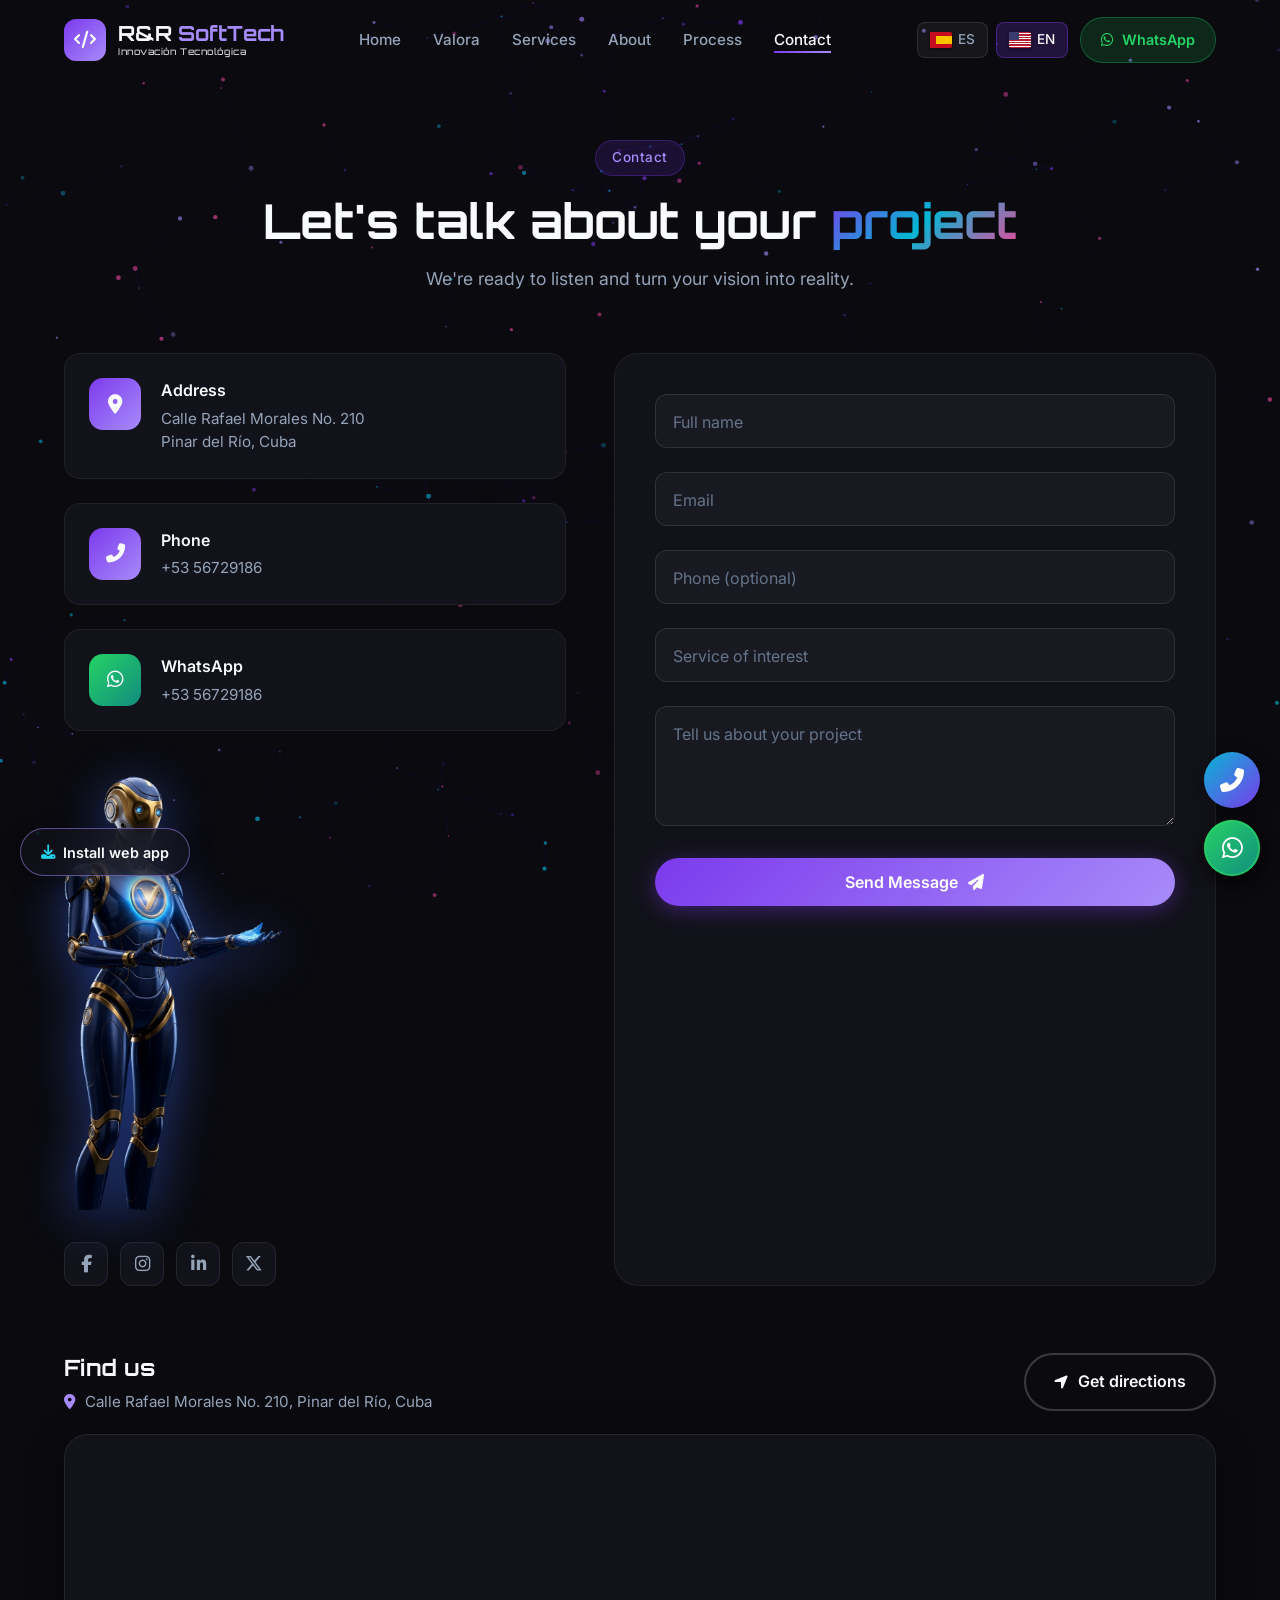
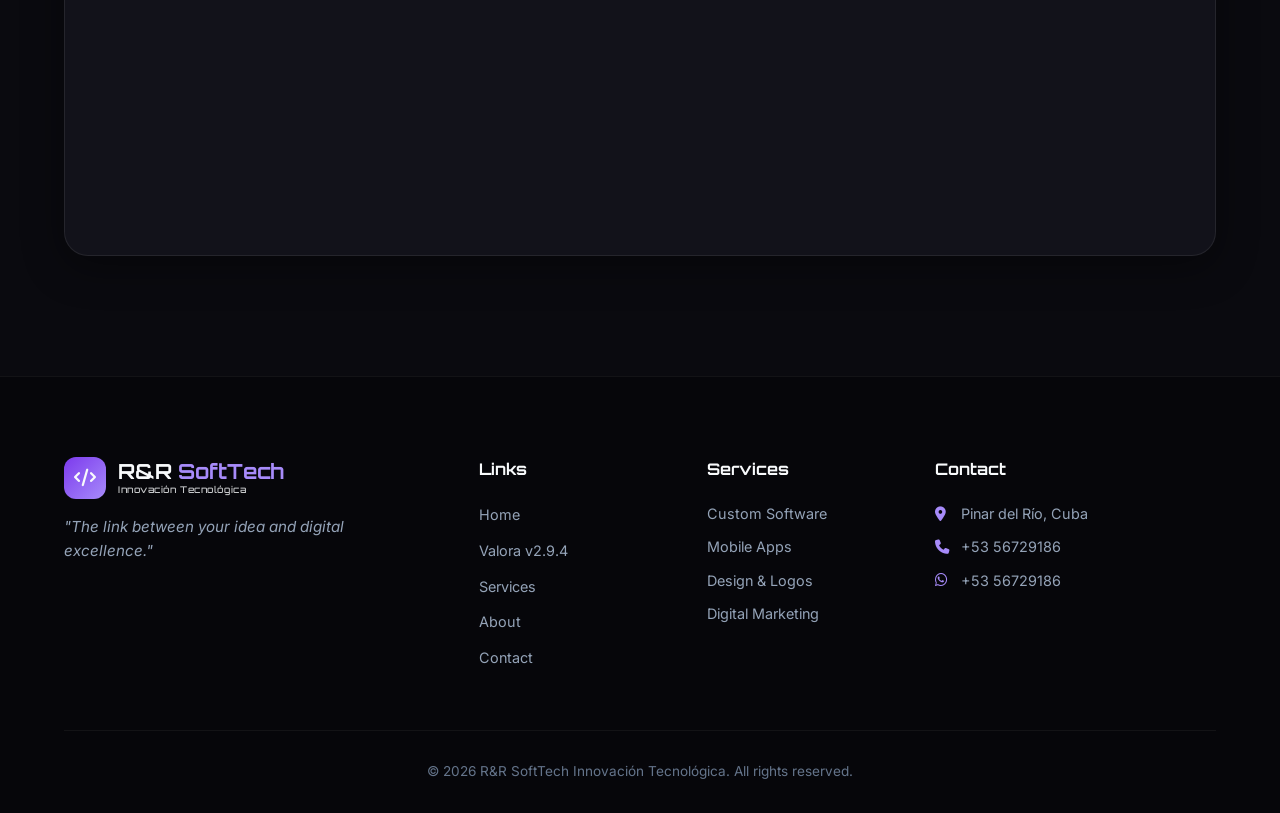
<file: en/contact.html>
<!DOCTYPE html>
<html lang="en">
<head>
    <meta charset="UTF-8">
    <meta name="viewport" content="width=device-width, initial-scale=1.0">
    <title>Contact | R&R SoftTech Innovación Tecnológica</title>
    <link href="https://fonts.googleapis.com/css2?family=Orbitron:wght@400;500;600;700;800;900&family=Inter:wght@300;400;500;600;700&display=swap" rel="stylesheet">
    <link rel="stylesheet" href="https://cdnjs.cloudflare.com/ajax/libs/font-awesome/6.5.1/css/all.min.css">
    <link href="https://unpkg.com/aos@2.3.1/dist/aos.css" rel="stylesheet">
    <link rel="stylesheet" href="../css/styles.css">
    <link rel="manifest" href="../manifest.webmanifest">
    <meta name="theme-color" content="#7c3aed">
    <link rel="icon" type="image/png" href="../assets/icons/icon-192.png">
    <link rel="apple-touch-icon" href="../assets/icons/apple-touch-icon.png">
</head>
<body>
    <canvas id="particles-canvas"></canvas>
    <div class="cursor-glow"></div>
    <nav class="navbar scrolled" id="navbar">
        <div class="nav-container">
            <a href="index.html" class="logo"><span class="logo-icon"><i class="fas fa-code"></i></span><span class="logo-text"><span class="logo-name">R&R <span class="accent">SoftTech</span></span><small class="logo-sub">Innovación Tecnológica</small></span></a>
            <ul class="nav-links" id="nav-links">
                <li><a href="index.html" class="nav-link">Home</a></li>
                <li><a href="valora.html" class="nav-link">Valora</a></li>
                <li><a href="services.html" class="nav-link">Services</a></li>
                <li><a href="about.html" class="nav-link">About</a></li>
                <li><a href="process.html" class="nav-link">Process</a></li>
                <li><a href="contact.html" class="nav-link active">Contact</a></li>
            </ul>
            <div class="nav-actions">
                <div class="lang-switcher">
                    <a href="../contacto.html" aria-label="Español" class="lang-btn"><span class="flag-es"></span> <span class="lang-code">ES</span></a>
                    <a href="contact.html" aria-label="English" class="lang-btn active"><span class="flag-us"></span> <span class="lang-code">EN</span></a>
                </div>
                <a href="https://wa.me/5356729186" target="_blank" rel="noopener" class="nav-cta"><i class="fab fa-whatsapp"></i> WhatsApp</a>
            </div>
            <button class="hamburger" id="hamburger" aria-label="Menu"><span></span><span></span><span></span></button>
        </div>
    </nav>
    <section class="contact" style="padding-top:140px;">
        <div class="container">
            <div class="section-header" data-aos="fade-up">
                <span class="section-tag">Contact</span>
                <h2 class="section-title">Let's talk about your <span class="gradient-text">project</span></h2>
                <p class="section-desc">We're ready to listen and turn your vision into reality.</p>
            </div>
            <div class="contact-grid">
                <div class="contact-info" data-aos="fade-right">
                    <div class="contact-card"><div class="contact-icon"><i class="fas fa-map-marker-alt"></i></div><div><h4>Address</h4><p>Calle Rafael Morales No. 210<br>Pinar del Río, Cuba</p></div></div>
                    <div class="contact-card"><div class="contact-icon"><i class="fas fa-phone-alt"></i></div><div><h4>Phone</h4><p><a href="tel:+5356729186">+53 56729186</a></p></div></div>
                    <div class="contact-card"><div class="contact-icon whatsapp"><i class="fab fa-whatsapp"></i></div><div><h4>WhatsApp</h4><p><a href="https://wa.me/5356729186" target="_blank" rel="noopener">+53 56729186</a></p></div></div>
                    <div style="text-align:center;margin-top:20px;"><img src="../assets/valora-robot-transparent.png" alt="Valora, the R&amp;R SoftTech robot" style="max-width:220px;border-radius:16px;filter:drop-shadow(0 10px 25px rgba(59,108,255,0.45));"></div>
                    <div class="social-links">
                        <a href="#" class="social-link"><i class="fab fa-facebook-f"></i></a>
                        <a href="#" class="social-link"><i class="fab fa-instagram"></i></a>
                        <a href="#" class="social-link"><i class="fab fa-linkedin-in"></i></a>
                        <a href="#" class="social-link"><i class="fab fa-x-twitter"></i></a>
                    </div>
                </div>
                <form class="contact-form" data-aos="fade-left" id="contact-form">
                    <div class="form-group"><input type="text" id="name" name="name" required placeholder=" "><label for="name">Full name</label></div>
                    <div class="form-group"><input type="email" id="email" name="email" required placeholder=" "><label for="email">Email</label></div>
                    <div class="form-group"><input type="tel" id="phone" name="phone" placeholder=" "><label for="phone">Phone (optional)</label></div>
                    <div class="form-group">
                        <select id="service" name="service" required>
                            <option value="" disabled selected></option>
                            <option value="software">Software Development</option>
                            <option value="mobile">Mobile Apps</option>
                            <option value="design">Design & Branding</option>
                            <option value="marketing">Digital Marketing</option>
                            <option value="social">Social Media</option>
                            <option value="consulting">IT Consulting</option>
                            <option value="other">Other</option>
                        </select>
                        <label for="service">Service of interest</label>
                    </div>
                    <div class="form-group"><textarea id="message" name="message" rows="4" required placeholder=" "></textarea><label for="message">Tell us about your project</label></div>
                    <button type="submit" class="btn btn-primary btn-full"><span>Send Message</span><i class="fas fa-paper-plane"></i></button>
                </form>
            </div>
            <div class="map-block" data-aos="fade-up">
                <div class="map-head">
                    <div>
                        <h3>Find us</h3>
                        <p><i class="fas fa-map-marker-alt"></i> Calle Rafael Morales No. 210, Pinar del Río, Cuba</p>
                    </div>
                    <a href="https://www.google.com/maps/search/?api=1&amp;query=Calle%20Rafael%20Morales%20210%2C%20Pinar%20del%20R%C3%ADo%2C%20Cuba" target="_blank" rel="noopener" class="btn btn-secondary"><i class="fas fa-location-arrow"></i> <span>Get directions</span></a>
                </div>
                <div class="map-frame">
                    <iframe title="R&amp;R SoftTech location on Google Maps" src="https://www.google.com/maps?q=Calle%20Rafael%20Morales%20210%2C%20Pinar%20del%20R%C3%ADo%2C%20Cuba&amp;hl=en&amp;z=16&amp;output=embed" loading="lazy" referrerpolicy="no-referrer-when-downgrade" allowfullscreen></iframe>
                </div>
            </div>
        </div>
    </section>
    <footer class="footer">
        <div class="container">
            <div class="footer-content">
                <div class="footer-brand"><a href="index.html" class="logo"><span class="logo-icon"><i class="fas fa-code"></i></span><span class="logo-text"><span class="logo-name">R&R <span class="accent">SoftTech</span></span><small class="logo-sub">Innovación Tecnológica</small></span></a><p class="footer-slogan">"The link between your idea and digital excellence."</p></div>
                <div class="footer-links"><h4>Links</h4><ul><li><a href="index.html">Home</a></li><li><a href="valora.html">Valora v2.9.4</a></li><li><a href="services.html">Services</a></li><li><a href="about.html">About</a></li><li><a href="contact.html">Contact</a></li></ul></div>
                <div class="footer-services"><h4>Services</h4><ul><li>Custom Software</li><li>Mobile Apps</li><li>Design & Logos</li><li>Digital Marketing</li></ul></div>
                <div class="footer-contact"><h4>Contact</h4><p><i class="fas fa-map-marker-alt"></i> Pinar del Río, Cuba</p><p><i class="fas fa-phone"></i> +53 56729186</p><p><i class="fab fa-whatsapp"></i> +53 56729186</p></div>
            </div>
            <div class="footer-bottom"><p>&copy; 2026 R&R SoftTech Innovación Tecnológica. All rights reserved.</p></div>
        </div>
    </footer>
    <div class="fab-group" role="group" aria-label="Quick contact">
        <a href="tel:+5356729186" class="fab fab-call" aria-label="Call now" title="Call now"><i class="fas fa-phone-alt"></i></a>
        <a href="https://wa.me/5356729186?text=Hello%20R%26R%20SoftTech" target="_blank" rel="noopener" class="fab fab-whatsapp" aria-label="Chat on WhatsApp" title="Chat on WhatsApp"><i class="fab fa-whatsapp"></i></a>
    </div>
    <button class="install-btn" id="install-btn" type="button" title="Install this website on your device as an app"><i class="fas fa-download"></i> <span>Install web app</span></button>

    <button class="back-to-top" id="back-to-top"><i class="fas fa-chevron-up"></i></button>
    <script src="https://unpkg.com/aos@2.3.1/dist/aos.js"></script>
    <script src="../js/script.js"></script>
</body>
</html>
</file>
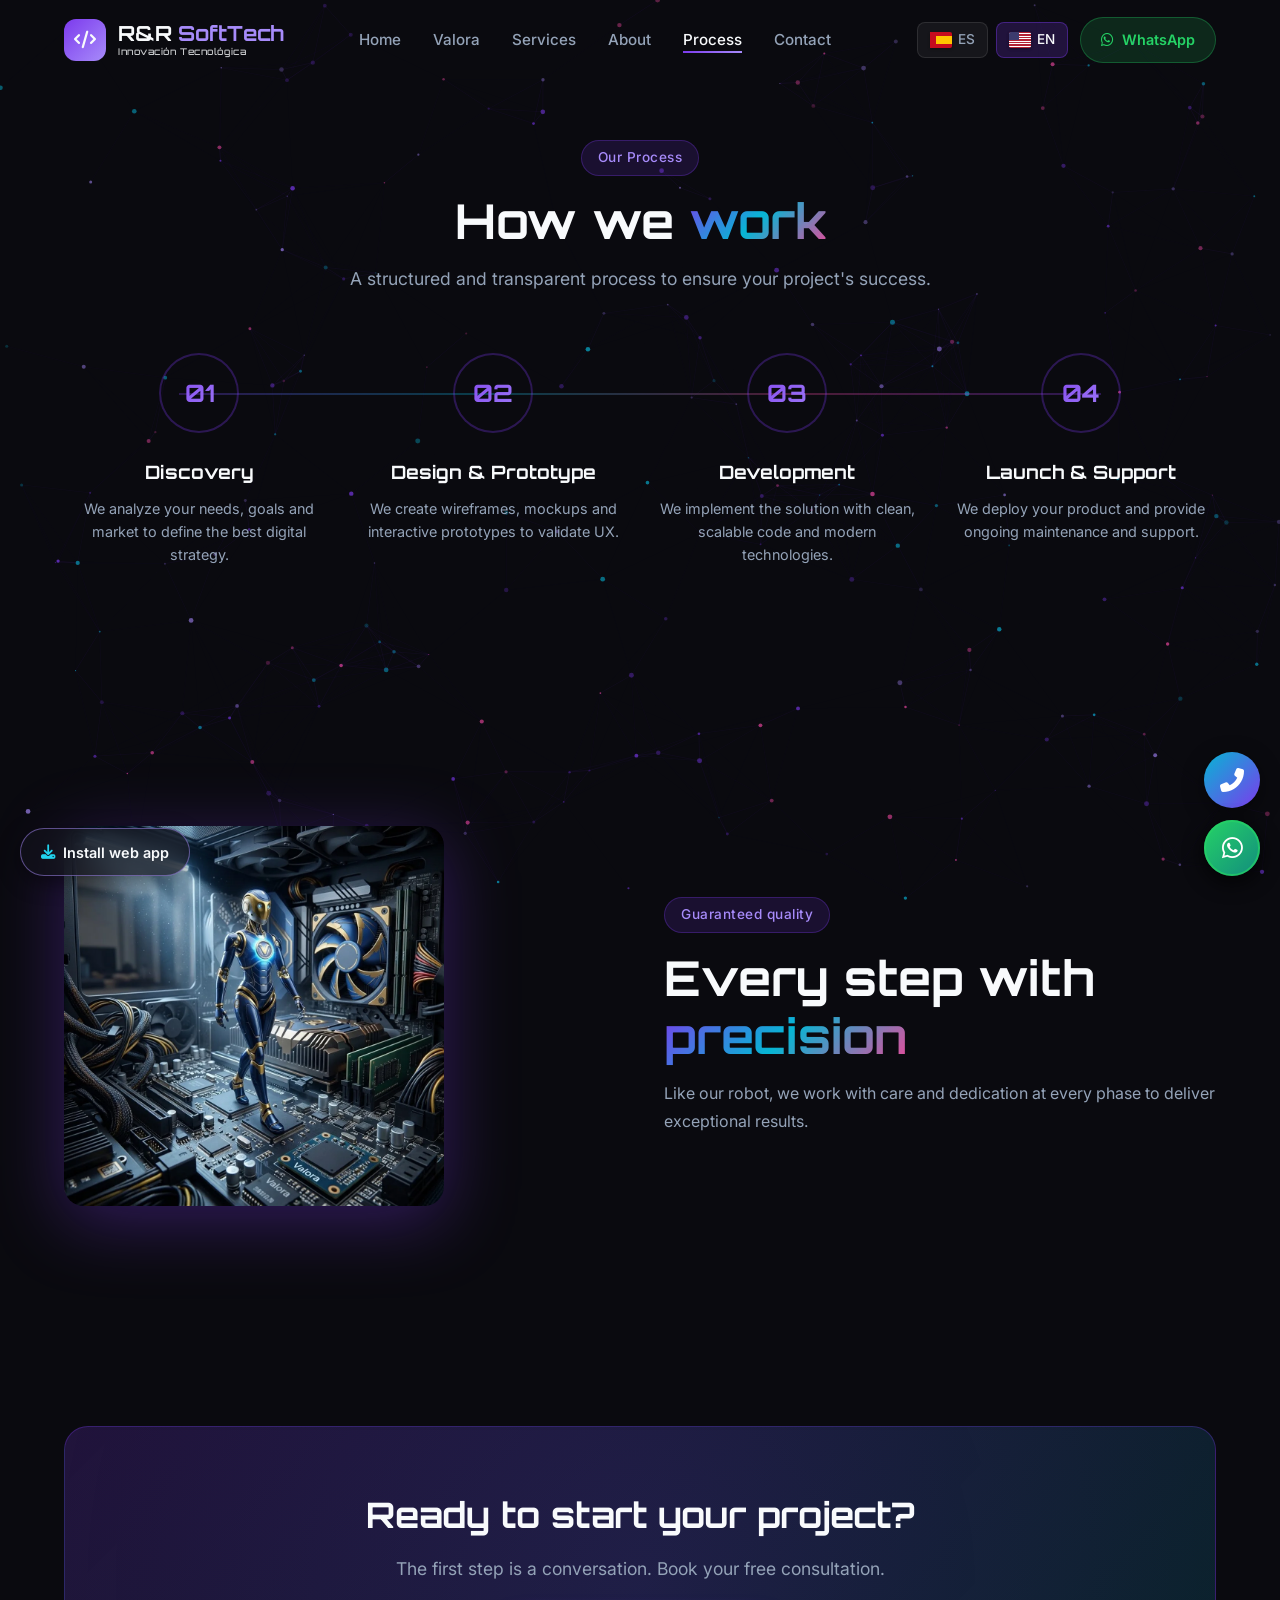
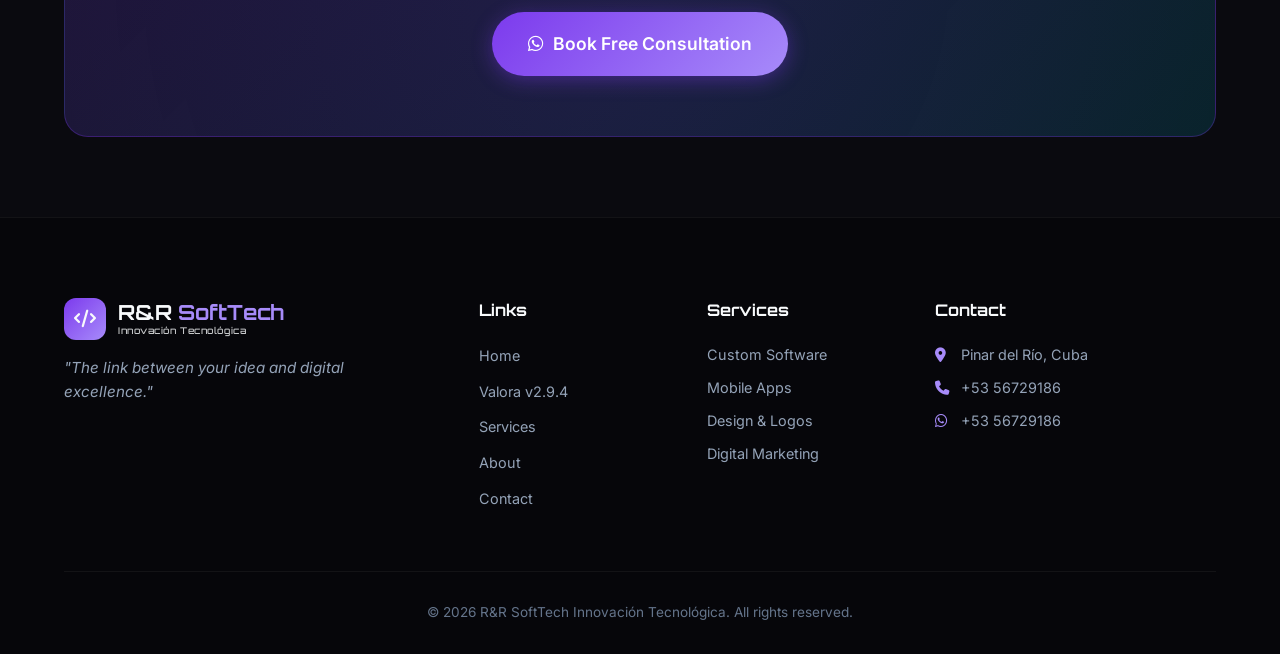
<file: en/process.html>
<!DOCTYPE html>
<html lang="en">
<head>
    <meta charset="UTF-8">
    <meta name="viewport" content="width=device-width, initial-scale=1.0">
    <title>Process | R&R SoftTech Innovación Tecnológica</title>
    <link href="https://fonts.googleapis.com/css2?family=Orbitron:wght@400;500;600;700;800;900&family=Inter:wght@300;400;500;600;700&display=swap" rel="stylesheet">
    <link rel="stylesheet" href="https://cdnjs.cloudflare.com/ajax/libs/font-awesome/6.5.1/css/all.min.css">
    <link href="https://unpkg.com/aos@2.3.1/dist/aos.css" rel="stylesheet">
    <link rel="stylesheet" href="../css/styles.css">
    <link rel="manifest" href="../manifest.webmanifest">
    <meta name="theme-color" content="#7c3aed">
    <link rel="icon" type="image/png" href="../assets/icons/icon-192.png">
    <link rel="apple-touch-icon" href="../assets/icons/apple-touch-icon.png">
</head>
<body>
    <canvas id="particles-canvas"></canvas>
    <div class="cursor-glow"></div>
    <nav class="navbar scrolled" id="navbar">
        <div class="nav-container">
            <a href="index.html" class="logo"><span class="logo-icon"><i class="fas fa-code"></i></span><span class="logo-text"><span class="logo-name">R&R <span class="accent">SoftTech</span></span><small class="logo-sub">Innovación Tecnológica</small></span></a>
            <ul class="nav-links" id="nav-links">
                <li><a href="index.html" class="nav-link">Home</a></li>
                <li><a href="valora.html" class="nav-link">Valora</a></li>
                <li><a href="services.html" class="nav-link">Services</a></li>
                <li><a href="about.html" class="nav-link">About</a></li>
                <li><a href="process.html" class="nav-link active">Process</a></li>
                <li><a href="contact.html" class="nav-link">Contact</a></li>
            </ul>
            <div class="nav-actions">
                <div class="lang-switcher">
                    <a href="../proceso.html" aria-label="Español" class="lang-btn"><span class="flag-es"></span> <span class="lang-code">ES</span></a>
                    <a href="process.html" aria-label="English" class="lang-btn active"><span class="flag-us"></span> <span class="lang-code">EN</span></a>
                </div>
                <a href="https://wa.me/5356729186" target="_blank" rel="noopener" class="nav-cta"><i class="fab fa-whatsapp"></i> WhatsApp</a>
            </div>
            <button class="hamburger" id="hamburger" aria-label="Menu"><span></span><span></span><span></span></button>
        </div>
    </nav>
    <section class="process" style="padding-top:140px;">
        <div class="container">
            <div class="section-header" data-aos="fade-up">
                <span class="section-tag">Our Process</span>
                <h2 class="section-title">How we <span class="gradient-text">work</span></h2>
                <p class="section-desc">A structured and transparent process to ensure your project's success.</p>
            </div>
            <div class="process-timeline">
                <div class="process-step" data-aos="fade-up" data-aos-delay="100"><div class="step-number">01</div><div class="step-content"><h3>Discovery</h3><p>We analyze your needs, goals and market to define the best digital strategy.</p></div></div>
                <div class="process-step" data-aos="fade-up" data-aos-delay="200"><div class="step-number">02</div><div class="step-content"><h3>Design & Prototype</h3><p>We create wireframes, mockups and interactive prototypes to validate UX.</p></div></div>
                <div class="process-step" data-aos="fade-up" data-aos-delay="300"><div class="step-number">03</div><div class="step-content"><h3>Development</h3><p>We implement the solution with clean, scalable code and modern technologies.</p></div></div>
                <div class="process-step" data-aos="fade-up" data-aos-delay="400"><div class="step-number">04</div><div class="step-content"><h3>Launch & Support</h3><p>We deploy your product and provide ongoing maintenance and support.</p></div></div>
            </div>
        </div>
    </section>
    <section style="padding:60px 0;">
        <div class="container">
            <div class="robot-section">
                <div class="robot-img-wrap" data-aos="fade-right"><img src="../assets/valora-hardware.webp" alt="Valora working through the process"></div>
                <div data-aos="fade-left">
                    <span class="section-tag">Guaranteed quality</span>
                    <h2 class="section-title">Every step with <span class="gradient-text">precision</span></h2>
                    <p style="color:var(--text-secondary);line-height:1.7;">Like our robot, we work with care and dedication at every phase to deliver exceptional results.</p>
                </div>
            </div>
        </div>
    </section>
    <section class="cta-banner">
        <div class="container">
            <div class="cta-content" data-aos="zoom-in">
                <h2>Ready to start your project?</h2>
                <p>The first step is a conversation. Book your free consultation.</p>
                <a href="https://wa.me/5356729186" target="_blank" rel="noopener" class="btn btn-primary btn-large"><i class="fab fa-whatsapp"></i><span>Book Free Consultation</span></a>
            </div>
        </div>
    </section>
    <footer class="footer">
        <div class="container">
            <div class="footer-content">
                <div class="footer-brand"><a href="index.html" class="logo"><span class="logo-icon"><i class="fas fa-code"></i></span><span class="logo-text"><span class="logo-name">R&R <span class="accent">SoftTech</span></span><small class="logo-sub">Innovación Tecnológica</small></span></a><p class="footer-slogan">"The link between your idea and digital excellence."</p></div>
                <div class="footer-links"><h4>Links</h4><ul><li><a href="index.html">Home</a></li><li><a href="valora.html">Valora v2.9.4</a></li><li><a href="services.html">Services</a></li><li><a href="about.html">About</a></li><li><a href="contact.html">Contact</a></li></ul></div>
                <div class="footer-services"><h4>Services</h4><ul><li>Custom Software</li><li>Mobile Apps</li><li>Design & Logos</li><li>Digital Marketing</li></ul></div>
                <div class="footer-contact"><h4>Contact</h4><p><i class="fas fa-map-marker-alt"></i> Pinar del Río, Cuba</p><p><i class="fas fa-phone"></i> +53 56729186</p><p><i class="fab fa-whatsapp"></i> +53 56729186</p></div>
            </div>
            <div class="footer-bottom"><p>&copy; 2026 R&R SoftTech Innovación Tecnológica. All rights reserved.</p></div>
        </div>
    </footer>
    <div class="fab-group" role="group" aria-label="Quick contact">
        <a href="tel:+5356729186" class="fab fab-call" aria-label="Call now" title="Call now"><i class="fas fa-phone-alt"></i></a>
        <a href="https://wa.me/5356729186?text=Hello%20R%26R%20SoftTech" target="_blank" rel="noopener" class="fab fab-whatsapp" aria-label="Chat on WhatsApp" title="Chat on WhatsApp"><i class="fab fa-whatsapp"></i></a>
    </div>
    <button class="install-btn" id="install-btn" type="button" title="Install this website on your device as an app"><i class="fas fa-download"></i> <span>Install web app</span></button>

    <button class="back-to-top" id="back-to-top"><i class="fas fa-chevron-up"></i></button>
    <script src="https://unpkg.com/aos@2.3.1/dist/aos.js"></script>
    <script src="../js/script.js"></script>
</body>
</html>
</file>
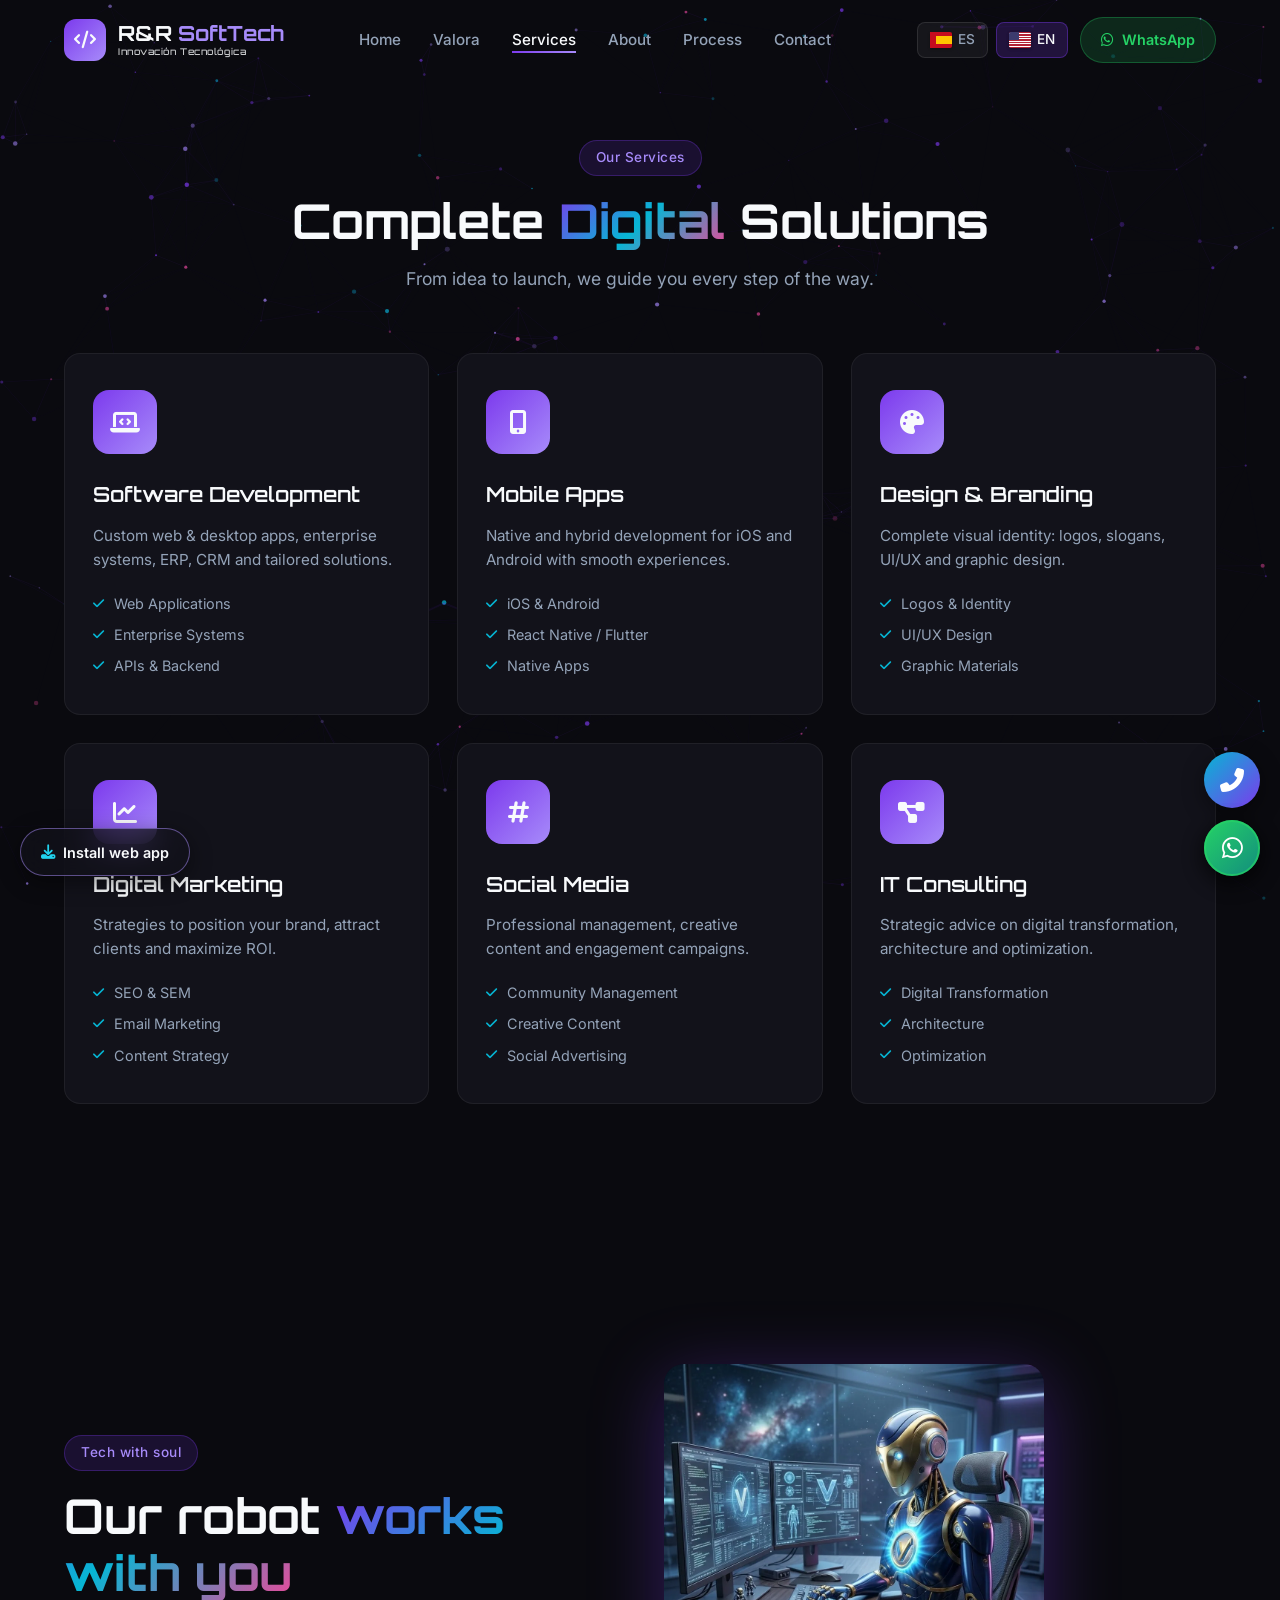
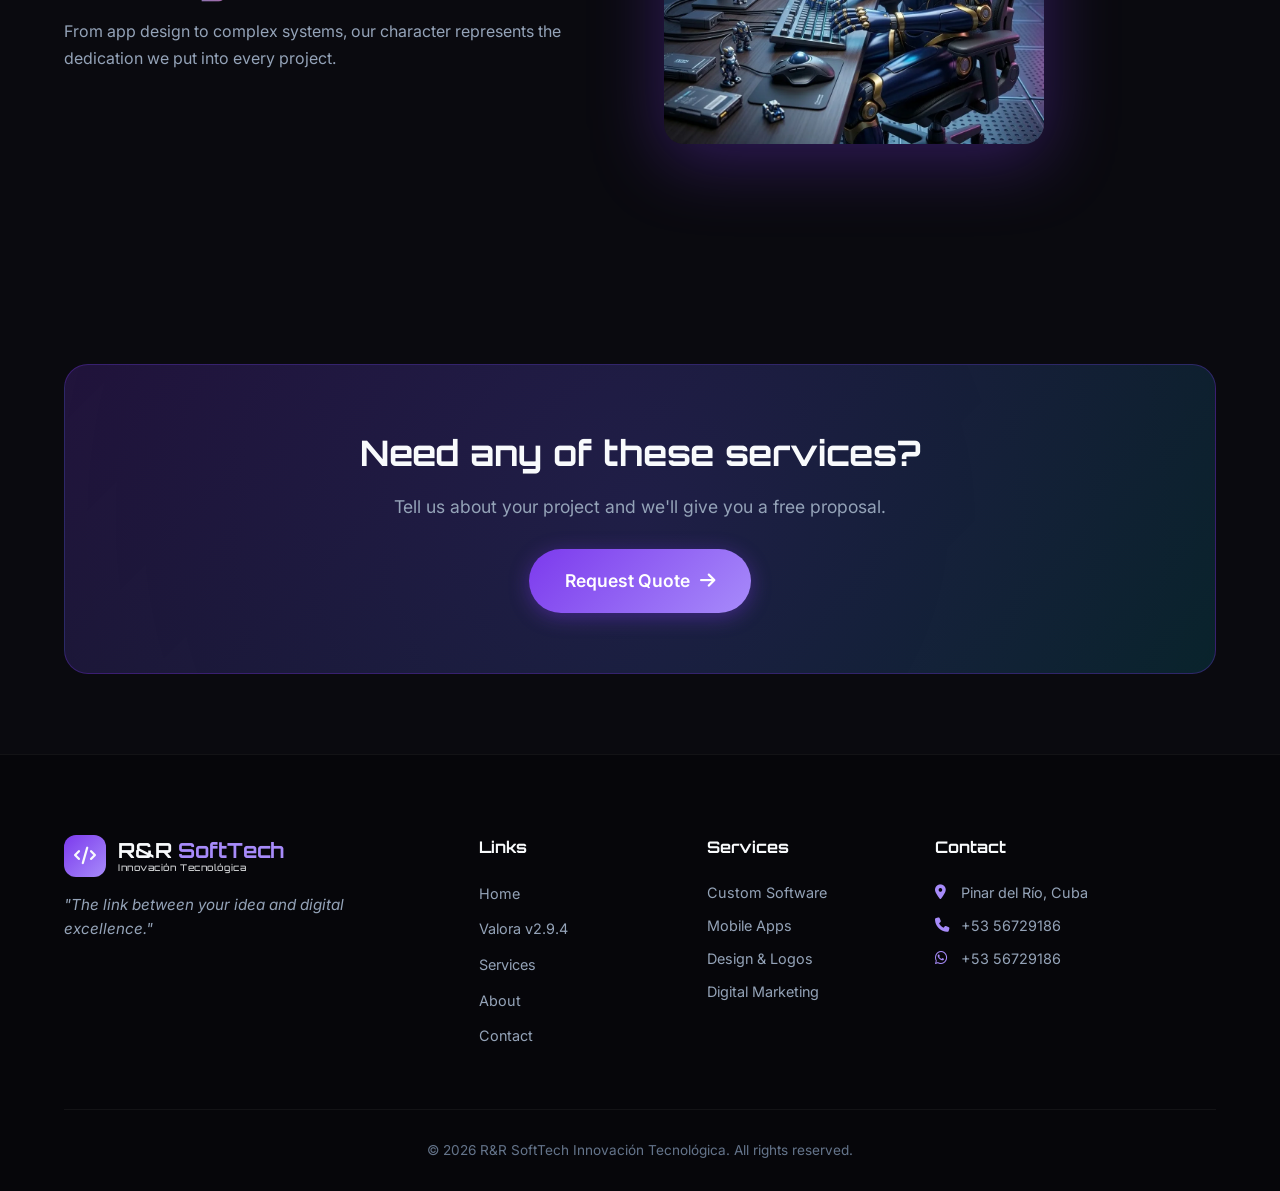
<file: en/services.html>
<!DOCTYPE html>
<html lang="en">
<head>
    <meta charset="UTF-8">
    <meta name="viewport" content="width=device-width, initial-scale=1.0">
    <title>Services | R&R SoftTech Innovación Tecnológica</title>
    <link href="https://fonts.googleapis.com/css2?family=Orbitron:wght@400;500;600;700;800;900&family=Inter:wght@300;400;500;600;700&display=swap" rel="stylesheet">
    <link rel="stylesheet" href="https://cdnjs.cloudflare.com/ajax/libs/font-awesome/6.5.1/css/all.min.css">
    <link href="https://unpkg.com/aos@2.3.1/dist/aos.css" rel="stylesheet">
    <link rel="stylesheet" href="../css/styles.css">
    <link rel="manifest" href="../manifest.webmanifest">
    <meta name="theme-color" content="#7c3aed">
    <link rel="icon" type="image/png" href="../assets/icons/icon-192.png">
    <link rel="apple-touch-icon" href="../assets/icons/apple-touch-icon.png">
</head>
<body>
    <canvas id="particles-canvas"></canvas>
    <div class="cursor-glow"></div>
    <nav class="navbar scrolled" id="navbar">
        <div class="nav-container">
            <a href="index.html" class="logo"><span class="logo-icon"><i class="fas fa-code"></i></span><span class="logo-text"><span class="logo-name">R&R <span class="accent">SoftTech</span></span><small class="logo-sub">Innovación Tecnológica</small></span></a>
            <ul class="nav-links" id="nav-links">
                <li><a href="index.html" class="nav-link">Home</a></li>
                <li><a href="valora.html" class="nav-link">Valora</a></li>
                <li><a href="services.html" class="nav-link active">Services</a></li>
                <li><a href="about.html" class="nav-link">About</a></li>
                <li><a href="process.html" class="nav-link">Process</a></li>
                <li><a href="contact.html" class="nav-link">Contact</a></li>
            </ul>
            <div class="nav-actions">
                <div class="lang-switcher">
                    <a href="../servicios.html" aria-label="Español" class="lang-btn"><span class="flag-es"></span> <span class="lang-code">ES</span></a>
                    <a href="services.html" aria-label="English" class="lang-btn active"><span class="flag-us"></span> <span class="lang-code">EN</span></a>
                </div>
                <a href="https://wa.me/5356729186" target="_blank" rel="noopener" class="nav-cta"><i class="fab fa-whatsapp"></i> WhatsApp</a>
            </div>
            <button class="hamburger" id="hamburger" aria-label="Menu"><span></span><span></span><span></span></button>
        </div>
    </nav>
    <section class="services" style="padding-top:140px;">
        <div class="container">
            <div class="section-header" data-aos="fade-up">
                <span class="section-tag">Our Services</span>
                <h2 class="section-title">Complete <span class="gradient-text">Digital</span> Solutions</h2>
                <p class="section-desc">From idea to launch, we guide you every step of the way.</p>
            </div>
            <div class="services-grid">
                <div class="service-card" data-aos="fade-up" data-aos-delay="100">
                    <div class="service-icon"><i class="fas fa-laptop-code"></i></div>
                    <h3>Software Development</h3>
                    <p>Custom web & desktop apps, enterprise systems, ERP, CRM and tailored solutions.</p>
                    <ul class="service-features"><li><i class="fas fa-check"></i> Web Applications</li><li><i class="fas fa-check"></i> Enterprise Systems</li><li><i class="fas fa-check"></i> APIs & Backend</li></ul>
                    <div class="card-glow"></div>
                </div>
                <div class="service-card" data-aos="fade-up" data-aos-delay="150">
                    <div class="service-icon"><i class="fas fa-mobile-alt"></i></div>
                    <h3>Mobile Apps</h3>
                    <p>Native and hybrid development for iOS and Android with smooth experiences.</p>
                    <ul class="service-features"><li><i class="fas fa-check"></i> iOS & Android</li><li><i class="fas fa-check"></i> React Native / Flutter</li><li><i class="fas fa-check"></i> Native Apps</li></ul>
                    <div class="card-glow"></div>
                </div>
                <div class="service-card" data-aos="fade-up" data-aos-delay="200">
                    <div class="service-icon"><i class="fas fa-palette"></i></div>
                    <h3>Design & Branding</h3>
                    <p>Complete visual identity: logos, slogans, UI/UX and graphic design.</p>
                    <ul class="service-features"><li><i class="fas fa-check"></i> Logos & Identity</li><li><i class="fas fa-check"></i> UI/UX Design</li><li><i class="fas fa-check"></i> Graphic Materials</li></ul>
                    <div class="card-glow"></div>
                </div>
                <div class="service-card" data-aos="fade-up" data-aos-delay="250">
                    <div class="service-icon"><i class="fas fa-chart-line"></i></div>
                    <h3>Digital Marketing</h3>
                    <p>Strategies to position your brand, attract clients and maximize ROI.</p>
                    <ul class="service-features"><li><i class="fas fa-check"></i> SEO & SEM</li><li><i class="fas fa-check"></i> Email Marketing</li><li><i class="fas fa-check"></i> Content Strategy</li></ul>
                    <div class="card-glow"></div>
                </div>
                <div class="service-card" data-aos="fade-up" data-aos-delay="300">
                    <div class="service-icon"><i class="fas fa-hashtag"></i></div>
                    <h3>Social Media</h3>
                    <p>Professional management, creative content and engagement campaigns.</p>
                    <ul class="service-features"><li><i class="fas fa-check"></i> Community Management</li><li><i class="fas fa-check"></i> Creative Content</li><li><i class="fas fa-check"></i> Social Advertising</li></ul>
                    <div class="card-glow"></div>
                </div>
                <div class="service-card" data-aos="fade-up" data-aos-delay="350">
                    <div class="service-icon"><i class="fas fa-diagram-project"></i></div>
                    <h3>IT Consulting</h3>
                    <p>Strategic advice on digital transformation, architecture and optimization.</p>
                    <ul class="service-features"><li><i class="fas fa-check"></i> Digital Transformation</li><li><i class="fas fa-check"></i> Architecture</li><li><i class="fas fa-check"></i> Optimization</li></ul>
                    <div class="card-glow"></div>
                </div>
            </div>
        </div>
    </section>
    <section style="padding:60px 0;">
        <div class="container">
            <div class="robot-section">
                <div data-aos="fade-right">
                    <span class="section-tag">Tech with soul</span>
                    <h2 class="section-title">Our robot <span class="gradient-text">works with you</span></h2>
                    <p style="color:var(--text-secondary);line-height:1.7;">From app design to complex systems, our character represents the dedication we put into every project.</p>
                </div>
                <div class="robot-img-wrap" data-aos="fade-left"><img src="../assets/valora-escritorio.webp" alt="Valora working with you at her workstation"></div>
            </div>
        </div>
    </section>
    <section class="cta-banner">
        <div class="container">
            <div class="cta-content" data-aos="zoom-in">
                <h2>Need any of these services?</h2>
                <p>Tell us about your project and we'll give you a free proposal.</p>
                <a href="contact.html" class="btn btn-primary btn-large"><span>Request Quote</span><i class="fas fa-arrow-right"></i></a>
            </div>
        </div>
    </section>
    <footer class="footer">
        <div class="container">
            <div class="footer-content">
                <div class="footer-brand"><a href="index.html" class="logo"><span class="logo-icon"><i class="fas fa-code"></i></span><span class="logo-text"><span class="logo-name">R&R <span class="accent">SoftTech</span></span><small class="logo-sub">Innovación Tecnológica</small></span></a><p class="footer-slogan">"The link between your idea and digital excellence."</p></div>
                <div class="footer-links"><h4>Links</h4><ul><li><a href="index.html">Home</a></li><li><a href="valora.html">Valora v2.9.4</a></li><li><a href="services.html">Services</a></li><li><a href="about.html">About</a></li><li><a href="contact.html">Contact</a></li></ul></div>
                <div class="footer-services"><h4>Services</h4><ul><li>Custom Software</li><li>Mobile Apps</li><li>Design & Logos</li><li>Digital Marketing</li></ul></div>
                <div class="footer-contact"><h4>Contact</h4><p><i class="fas fa-map-marker-alt"></i> Pinar del Río, Cuba</p><p><i class="fas fa-phone"></i> +53 56729186</p><p><i class="fab fa-whatsapp"></i> +53 56729186</p></div>
            </div>
            <div class="footer-bottom"><p>&copy; 2026 R&R SoftTech Innovación Tecnológica. All rights reserved.</p></div>
        </div>
    </footer>
    <div class="fab-group" role="group" aria-label="Quick contact">
        <a href="tel:+5356729186" class="fab fab-call" aria-label="Call now" title="Call now"><i class="fas fa-phone-alt"></i></a>
        <a href="https://wa.me/5356729186?text=Hello%20R%26R%20SoftTech" target="_blank" rel="noopener" class="fab fab-whatsapp" aria-label="Chat on WhatsApp" title="Chat on WhatsApp"><i class="fab fa-whatsapp"></i></a>
    </div>
    <button class="install-btn" id="install-btn" type="button" title="Install this website on your device as an app"><i class="fas fa-download"></i> <span>Install web app</span></button>

    <button class="back-to-top" id="back-to-top"><i class="fas fa-chevron-up"></i></button>
    <script src="https://unpkg.com/aos@2.3.1/dist/aos.js"></script>
    <script src="../js/script.js"></script>
</body>
</html>
</file>
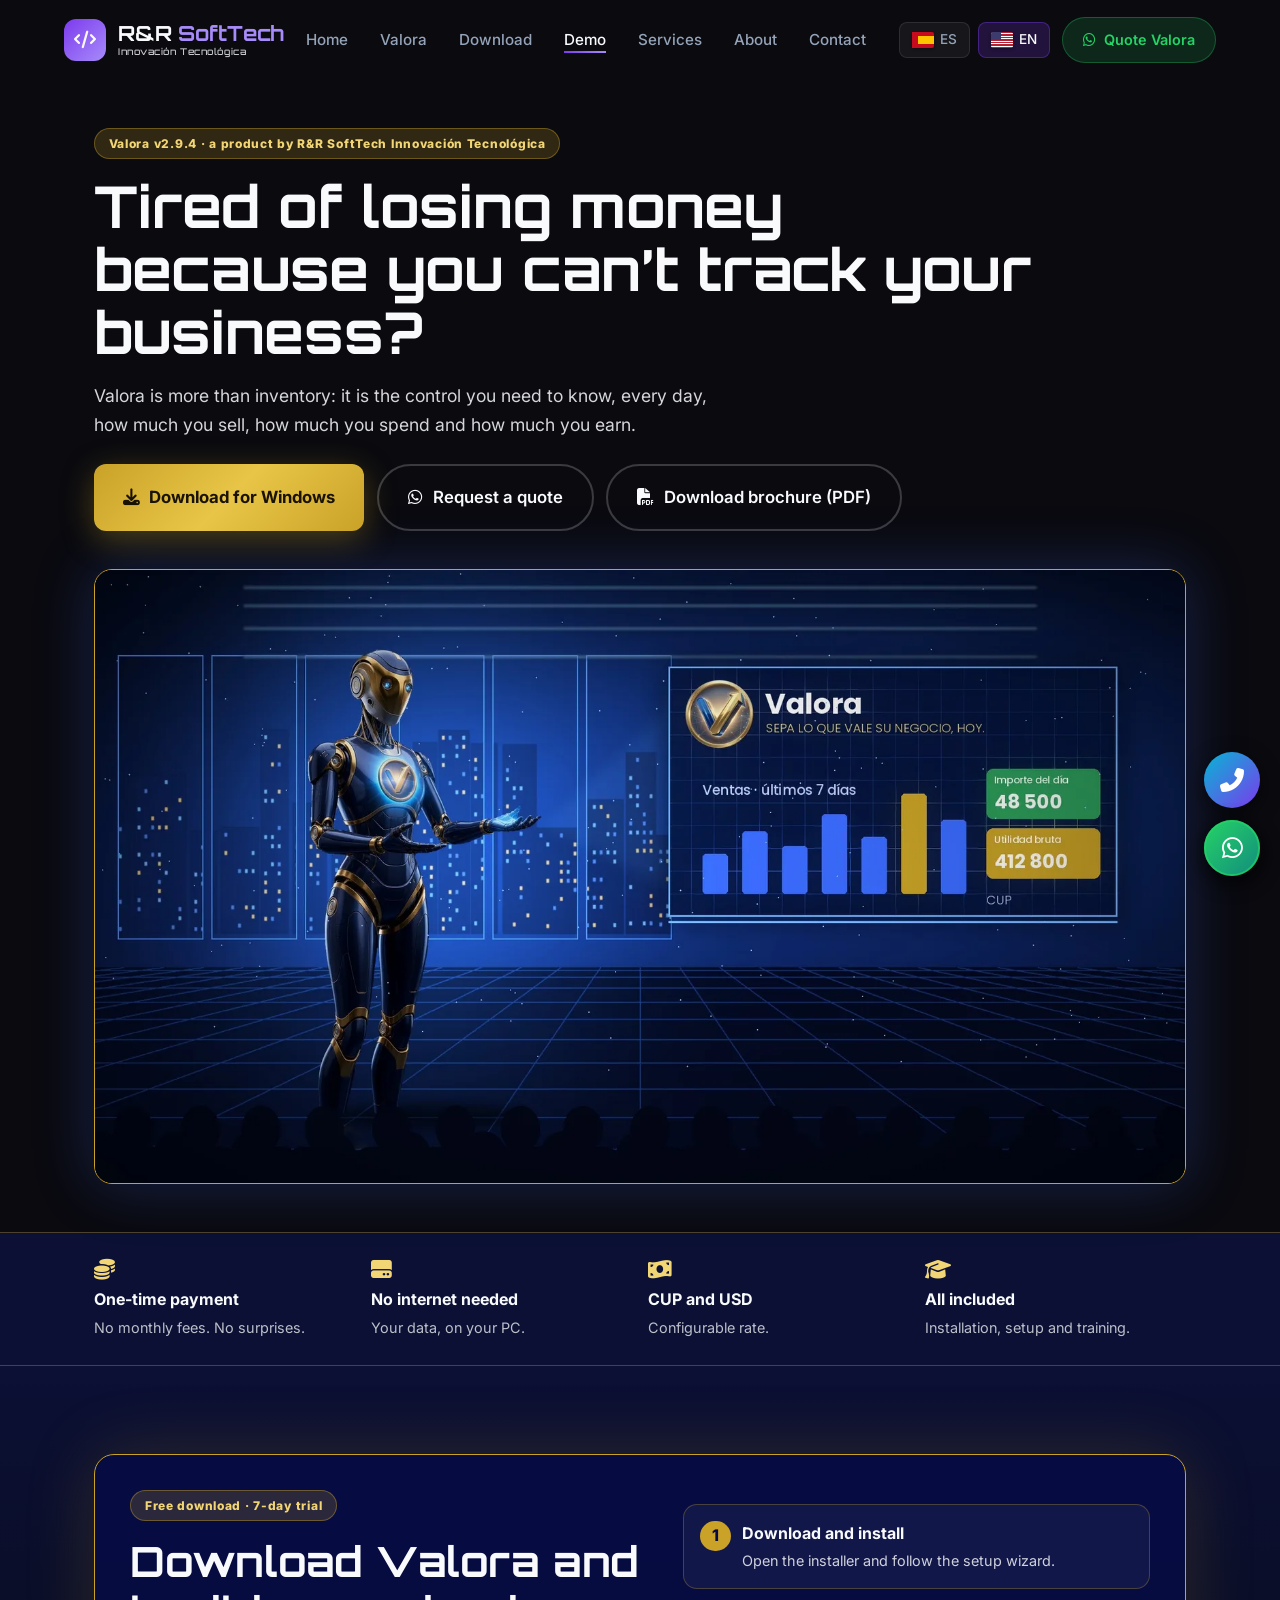
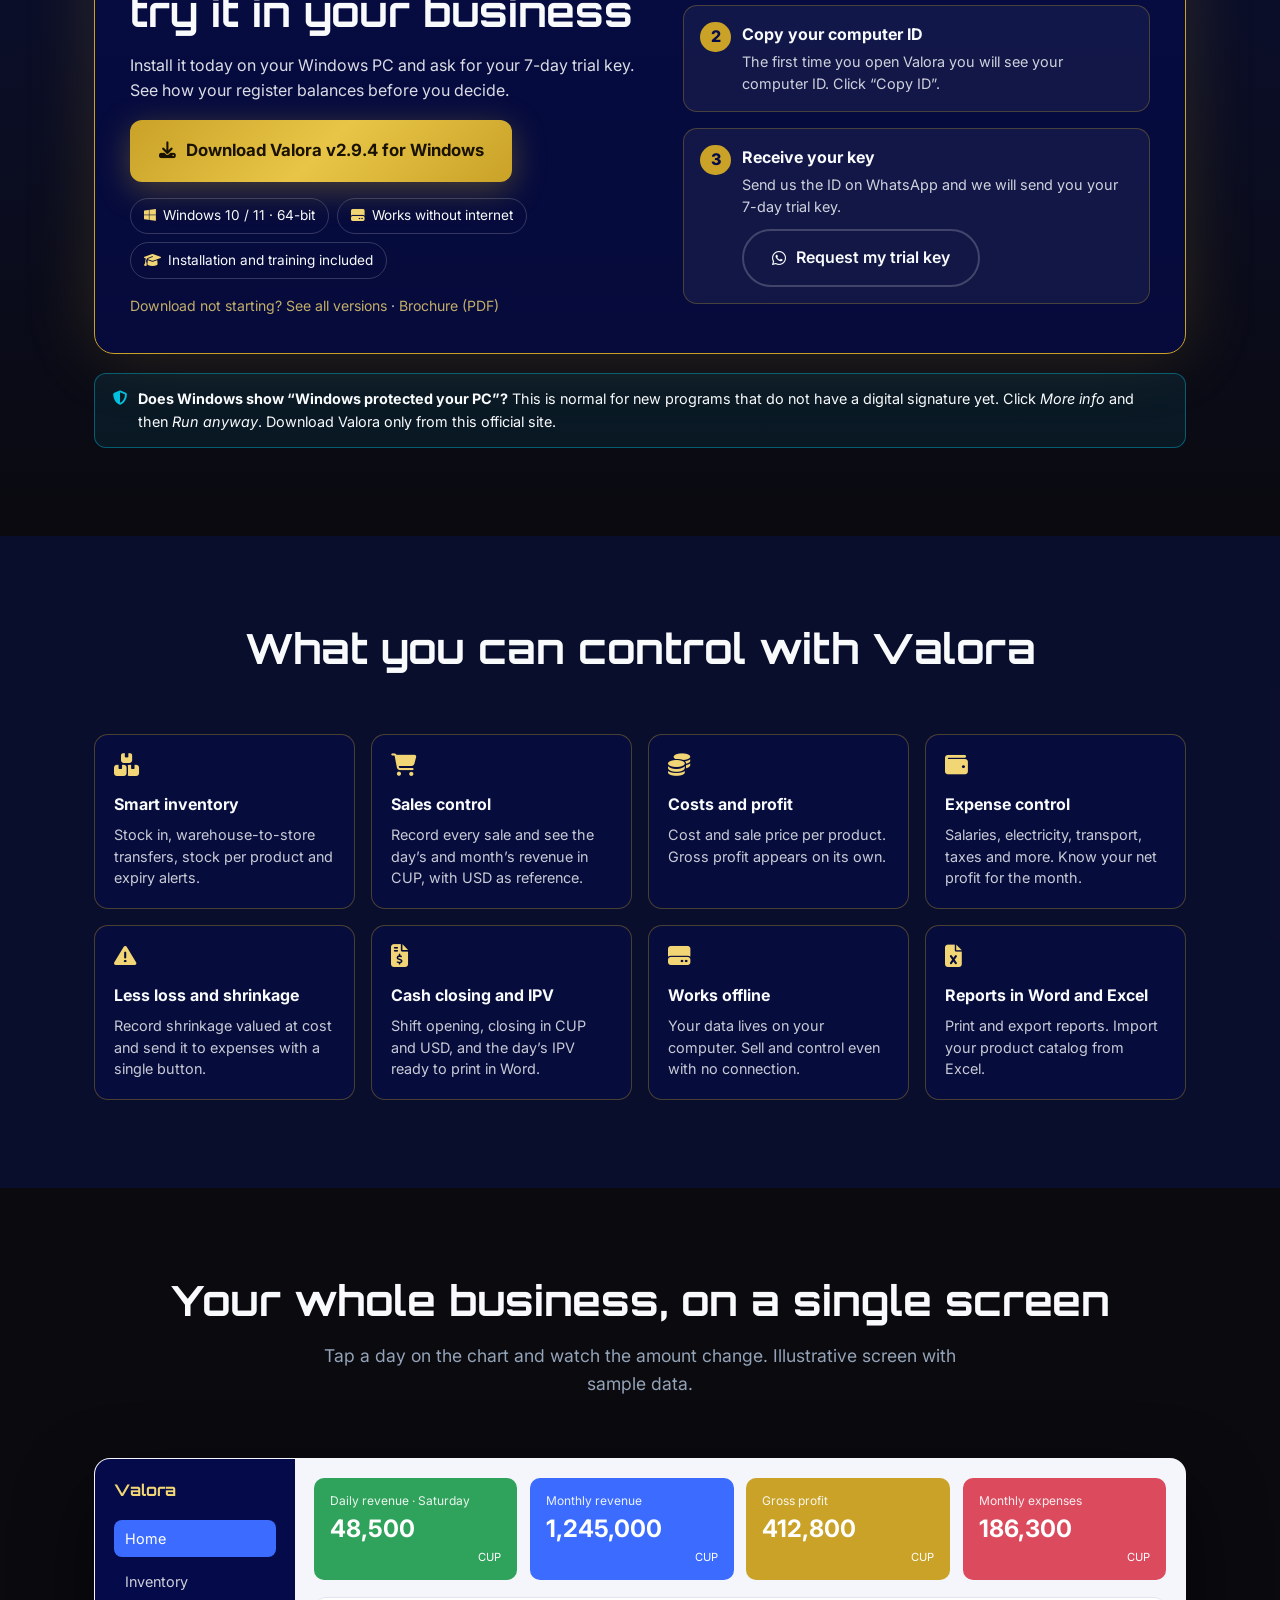
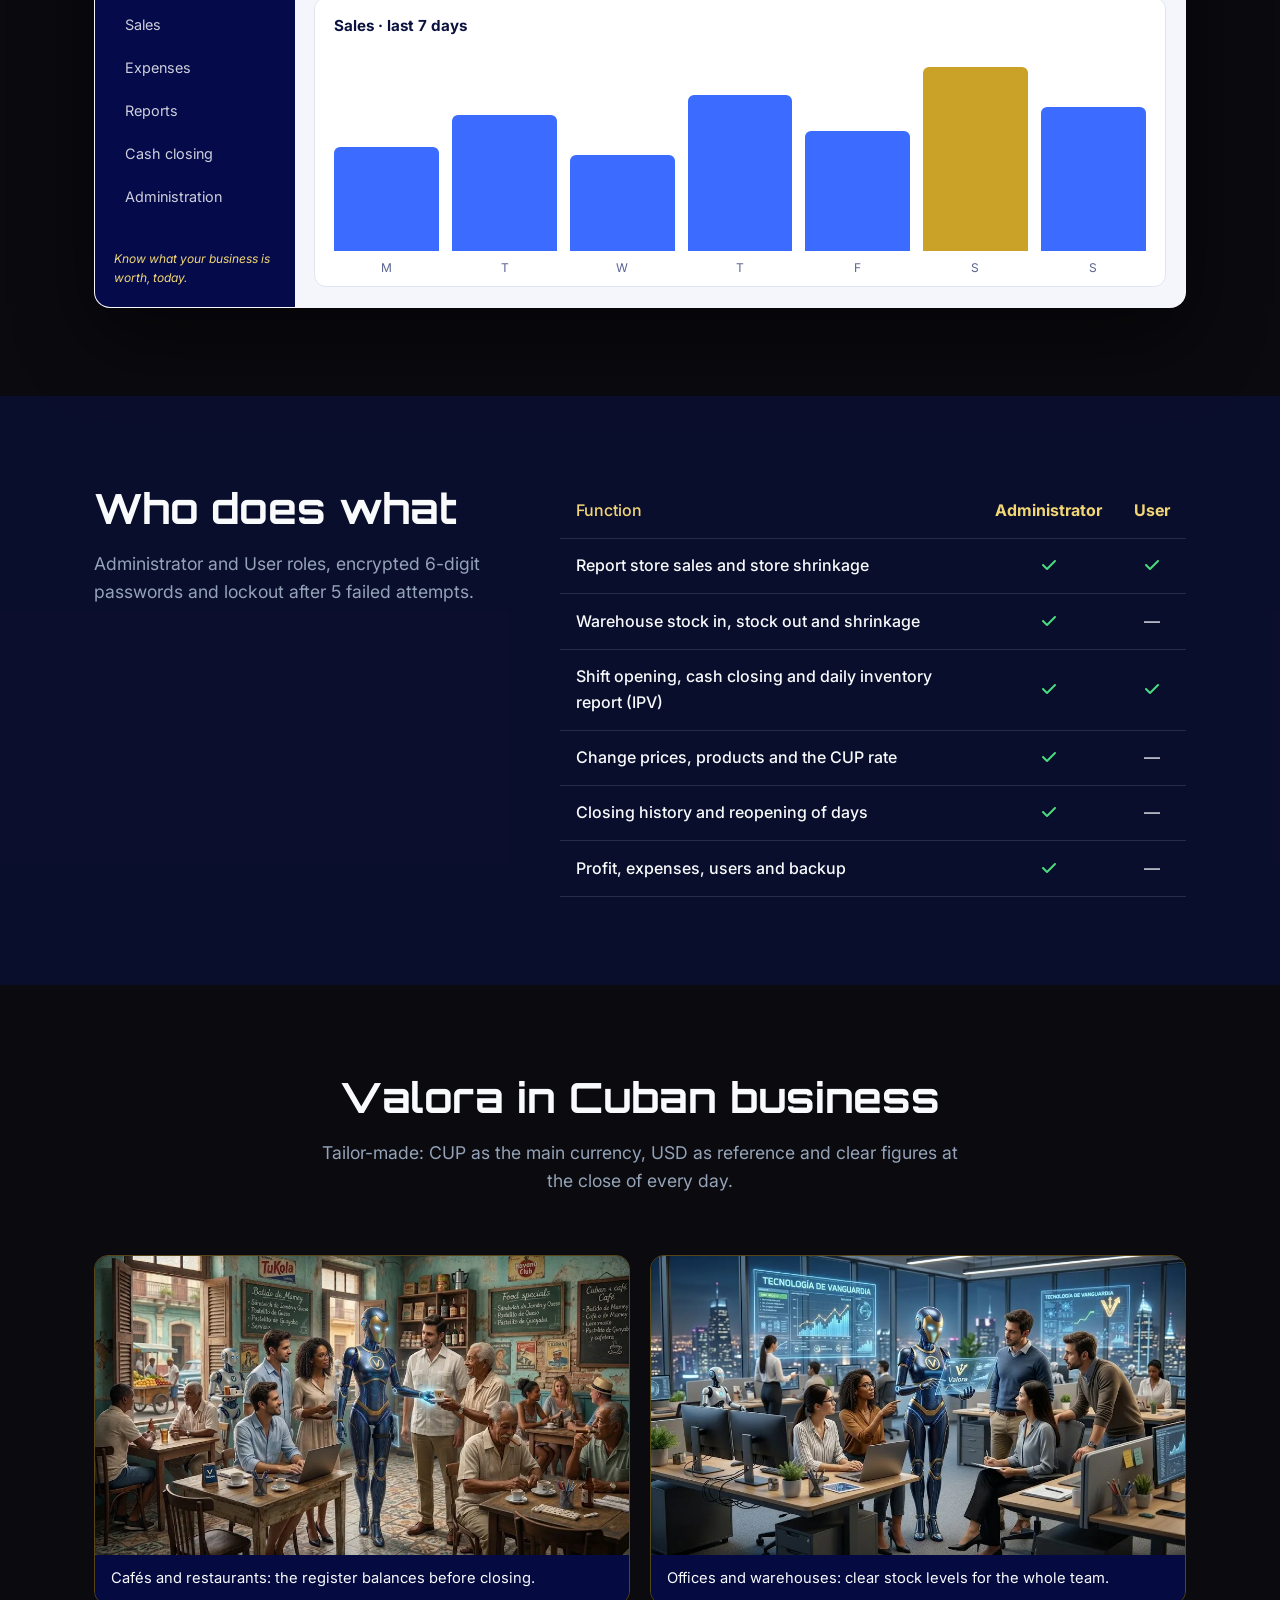
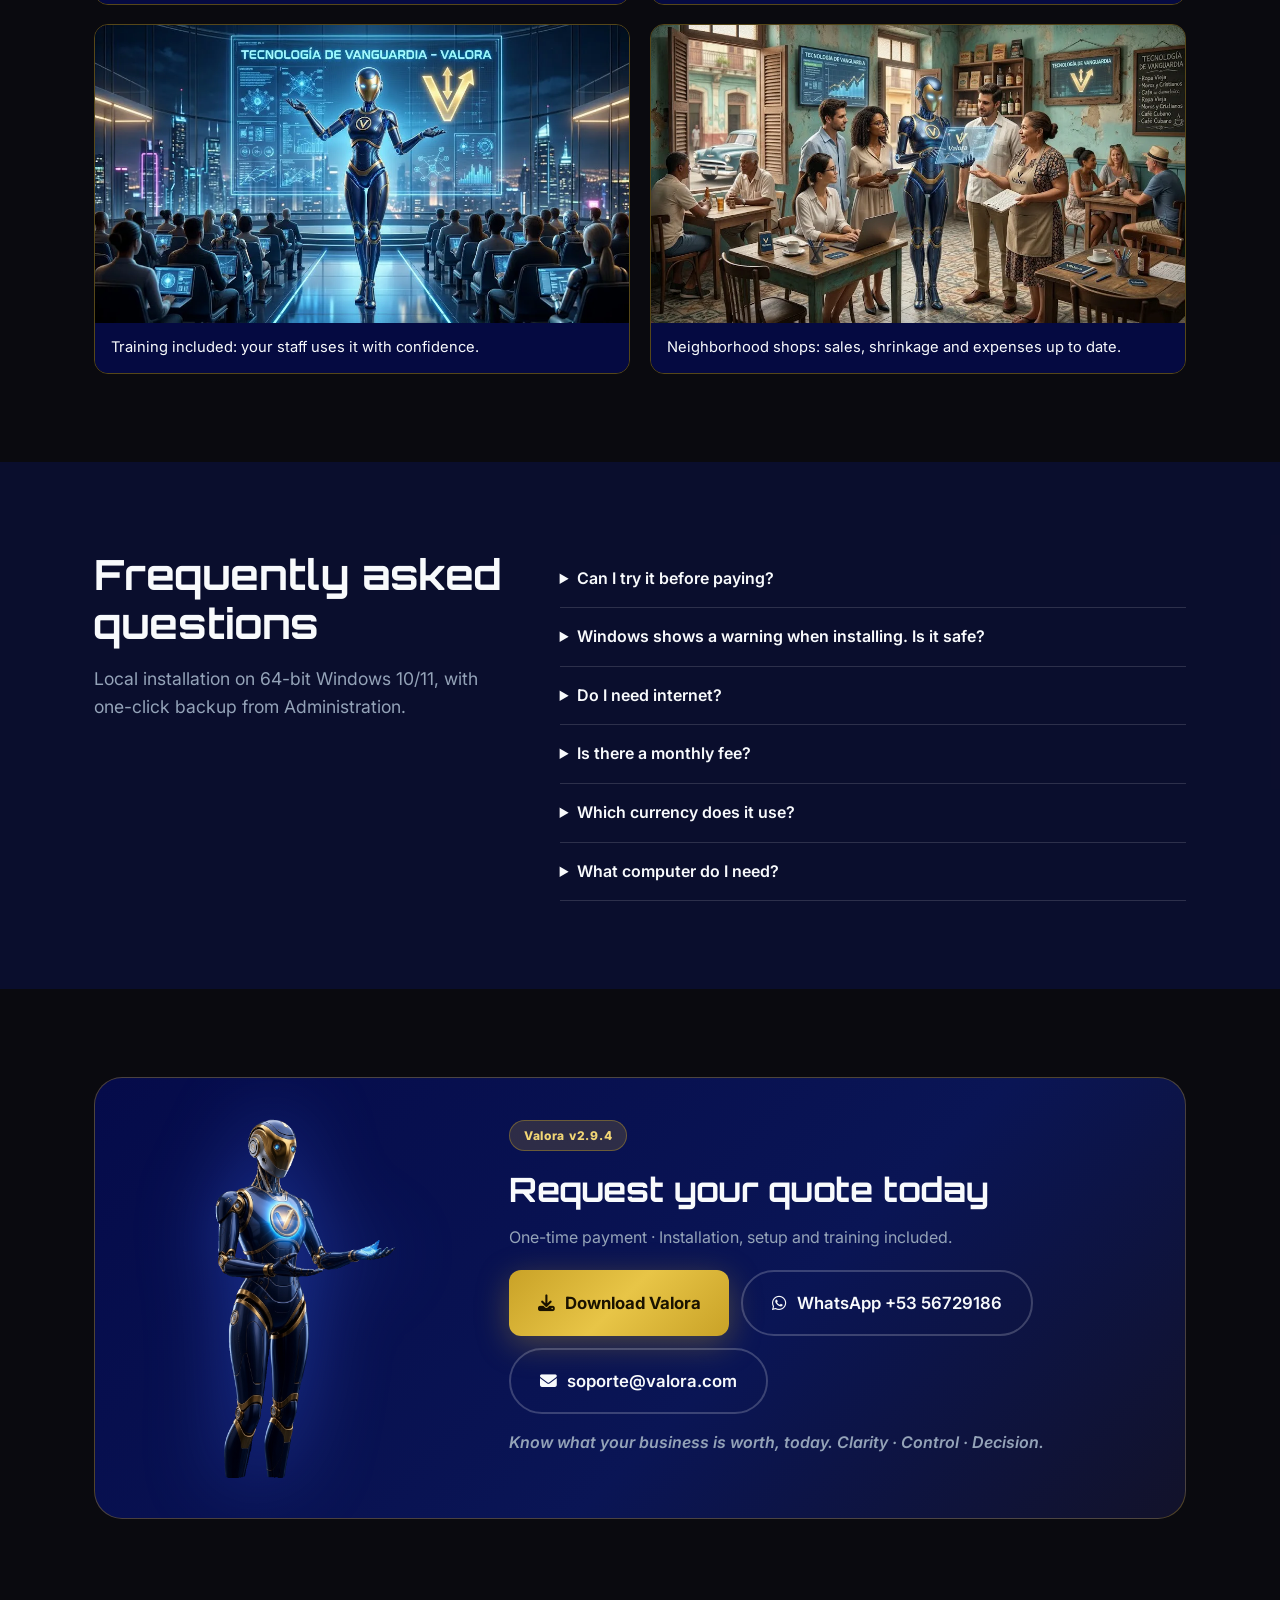
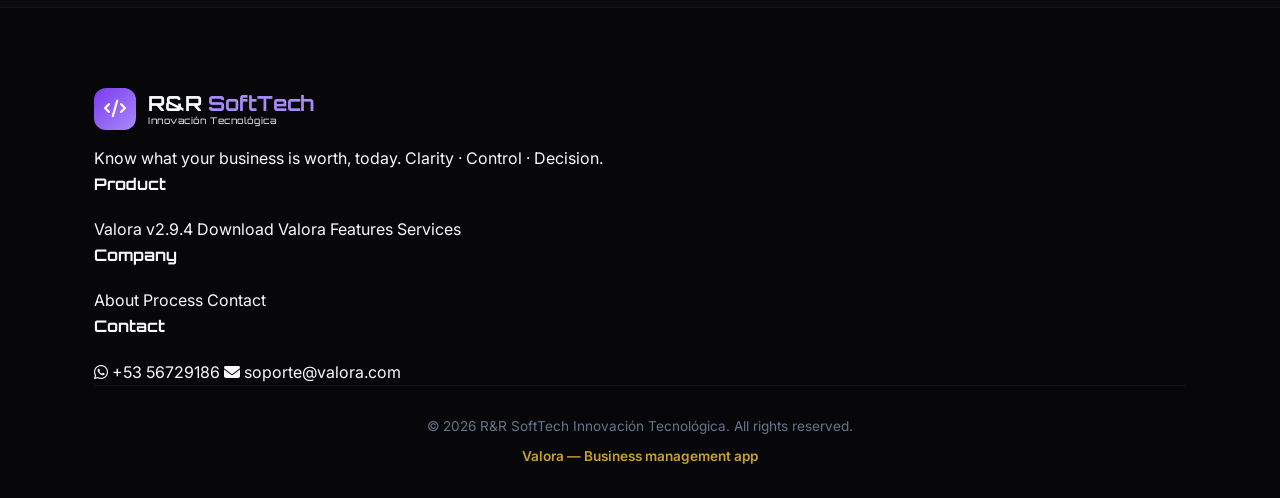
<file: en/valora.html>
<!DOCTYPE html>
<html lang="en"><head><meta charset="UTF-8"><meta name="viewport" content="width=device-width, initial-scale=1.0">
<title>Valora v2.9.4: free download, 7-day trial | R&R SoftTech</title>
<meta name="description" content="Download Valora v2.9.4 for Windows and try it for 7 days: inventory, sales, expenses and cash closing in CUP and USD. Works offline. Installation and training included.">
<link rel="canonical" href="https://losramosdelrey.github.io/R-R-SoftTech/en/valora.html">
<link rel="alternate" hreflang="es" href="https://losramosdelrey.github.io/R-R-SoftTech/valora.html"><link rel="alternate" hreflang="en" href="https://losramosdelrey.github.io/R-R-SoftTech/en/valora.html"><link rel="alternate" hreflang="x-default" href="https://losramosdelrey.github.io/R-R-SoftTech/valora.html">
<meta property="og:type" content="website"><meta property="og:site_name" content="R&amp;R SoftTech">
<meta property="og:title" content="Valora v2.9.4: free download, 7-day trial | R&amp;R SoftTech"><meta property="og:description" content="Inventory, sales, expenses and cash closing in CUP and USD. Download Valora for Windows and try it for 7 days. Works offline.">
<meta property="og:url" content="https://losramosdelrey.github.io/R-R-SoftTech/en/valora.html"><meta property="og:locale" content="en_US">
<meta property="og:image" content="https://losramosdelrey.github.io/R-R-SoftTech/assets/valora-splash-brand.jpg"><meta property="og:image:width" content="1280"><meta property="og:image:height" content="673">
<meta name="twitter:card" content="summary_large_image"><meta name="twitter:title" content="Valora v2.9.4: free download, 7-day trial | R&amp;R SoftTech"><meta name="twitter:description" content="Inventory, sales, expenses and cash closing in CUP and USD. Download Valora for Windows and try it for 7 days. Works offline."><meta name="twitter:image" content="https://losramosdelrey.github.io/R-R-SoftTech/assets/valora-splash-brand.jpg">
<script type="application/ld+json">{"@context":"https://schema.org","@type":"SoftwareApplication","name":"Valora","softwareVersion":"2.9.4","applicationCategory":"BusinessApplication","operatingSystem":"Windows 10, Windows 11","description":"Inventory, sales, expenses and cash closing in CUP and USD. Download Valora for Windows and try it for 7 days. Works offline.","downloadUrl":"https://github.com/losramosdelrey/R-R-SoftTech/releases/download/v.2.9.4/Valora_Setup_2.9.4.exe","inLanguage":"en","publisher":{"@type":"Organization","name":"R&R SoftTech Innovación Tecnológica","url":"https://losramosdelrey.github.io/R-R-SoftTech/"}}</script>
<link rel="preconnect" href="https://fonts.googleapis.com"><link rel="preconnect" href="https://fonts.gstatic.com" crossorigin>
<link href="https://fonts.googleapis.com/css2?family=Orbitron:wght@500;700;800&family=Inter:wght@300;400;500;600;700&display=swap" rel="stylesheet">
<link rel="stylesheet" href="https://cdnjs.cloudflare.com/ajax/libs/font-awesome/6.5.1/css/all.min.css">
<link rel="stylesheet" href="../css/styles.css"><link rel="stylesheet" href="../css/valora.css">
<link rel="manifest" href="../manifest.webmanifest"><meta name="theme-color" content="#050b4a">
<link rel="icon" type="image/png" href="../assets/icons/icon-192.png"><link rel="apple-touch-icon" href="../assets/icons/apple-touch-icon.png"></head>
<body class="vp">
<nav class="navbar" id="navbar">
        <div class="nav-container">
            <a href="index.html" class="logo">
                <span class="logo-icon"><i class="fas fa-code"></i></span><span class="logo-text"><span class="logo-name">R&R <span class="accent">SoftTech</span></span><small class="logo-sub">Innovación Tecnológica</small></span>
            </a>
            <ul class="nav-links" id="nav-links">
                <li><a href="index.html" class="nav-link">Home</a></li>
                <li><a href="valora.html" class="nav-link active">Valora</a></li>
                <li><a href="#descargar" class="nav-link">Download</a></li>
                <li><a href="#demo" class="nav-link">Demo</a></li>
                <li><a href="services.html" class="nav-link">Services</a></li>
                <li><a href="about.html" class="nav-link">About</a></li>
                <li><a href="contact.html" class="nav-link">Contact</a></li>
            </ul>
            <div class="nav-actions">
                <div class="lang-switcher">
                    <a href="../valora.html" class="lang-btn" title="Español" aria-label="Español"><span class="flag-es"></span> <span class="lang-code">ES</span></a>
                    <a href="valora.html" class="lang-btn active" title="English"><span class="flag-us"></span> <span class="lang-code">EN</span></a>
                </div>
                <a href="https://wa.me/5356729186?text=Hello%2C%20I%20would%20like%20a%20quote%20for%20Valora%20v2.9.4" target="_blank" rel="noopener" class="nav-cta">
                    <i class="fab fa-whatsapp"></i> Quote Valora
                </a>
            </div>
            <button class="hamburger" id="hamburger" aria-label="Menu"><span></span><span></span><span></span></button>
        </div>
    </nav>
<header class="vp-hero"><div class="container">
<span class="version-chip">Valora v2.9.4 · a product by R&amp;R SoftTech Innovación Tecnológica</span>
<h1>Tired of losing money because you can’t track your business?</h1>
<p class="vp-lead">Valora is more than inventory: it is the control you need to know, every day, how much you sell, how much you spend and how much you earn.</p>
<div class="vp-actions"><a class="btn btn-gold btn-lg" href="#descargar"><i class="fas fa-download"></i> Download for Windows</a>
<a class="btn btn-secondary btn-lg" href="https://wa.me/5356729186?text=Hello%2C%20I%20would%20like%20a%20quote%20for%20Valora%20v2.9.4" target="_blank" rel="noopener"><i class="fab fa-whatsapp"></i> Request a quote</a>
<a class="btn btn-secondary btn-lg" href="../assets/Valora_Brochure_Comercial_v2.9.4.pdf" download><i class="fas fa-file-pdf"></i> Download brochure (PDF)</a></div>
<figure class="vp-stage"><img src="../assets/valora-escenario.webp" alt="Valora presents the last 7 days of sales, the day’s revenue and gross profit" width="1600" height="900"></figure>
</div></header>
<section class="vp-offer"><div class="container vp-offer-grid">
<div><i class="fas fa-coins"></i><strong>One-time payment</strong><span>No monthly fees. No surprises.</span></div>
<div><i class="fas fa-hard-drive"></i><strong>No internet needed</strong><span>Your data, on your PC.</span></div>
<div><i class="fas fa-money-bill-wave"></i><strong>CUP and USD</strong><span>Configurable rate.</span></div>
<div><i class="fas fa-graduation-cap"></i><strong>All included</strong><span>Installation, setup and training.</span></div></div></section>
<section class="section vp-download" id="descargar"><div class="container">
<div class="vp-dl-card">
<div class="vp-dl-copy">
<span class="version-chip">Free download · 7-day trial</span>
<h2 class="section-title">Download Valora and try it in your business</h2>
<p class="vp-dl-lead">Install it today on your Windows PC and ask for your 7-day trial key. See how your register balances before you decide.</p>
<a class="btn btn-gold btn-lg" id="dl-btn" href="https://github.com/losramosdelrey/R-R-SoftTech/releases/download/v.2.9.4/Valora_Setup_2.9.4.exe" rel="noopener"><i class="fas fa-download"></i> Download Valora v2.9.4 for Windows</a>
<ul class="vp-dl-meta"><li><i class="fab fa-windows"></i> Windows 10 / 11 · 64-bit</li><li><i class="fas fa-hard-drive"></i> Works without internet</li><li><i class="fas fa-graduation-cap"></i> Installation and training included</li></ul>
<p class="vp-dl-alt"><a href="https://github.com/losramosdelrey/R-R-SoftTech/releases/tag/v.2.9.4" target="_blank" rel="noopener">Download not starting? See all versions</a> · <a href="../assets/Valora_Brochure_Comercial_v2.9.4.pdf" download>Brochure (PDF)</a></p>
</div>
<ol class="vp-steps"><li><b>Download and install</b><span>Open the installer and follow the setup wizard.</span></li><li><b>Copy your computer ID</b><span>The first time you open Valora you will see your computer ID. Click “Copy ID”.</span></li><li><b>Receive your key</b><span>Send us the ID on WhatsApp and we will send you your 7-day trial key.</span><a class="btn btn-secondary" href="https://wa.me/5356729186?text=Hello%2C%20I%20downloaded%20Valora%20v2.9.4%20and%20I%20would%20like%20my%207-day%20trial%20key.%20My%20computer%20ID%20is%3A%20" target="_blank" rel="noopener"><i class="fab fa-whatsapp"></i> Request my trial key</a></li></ol>
</div>
<p class="vp-notice"><i class="fas fa-shield-halved" aria-hidden="true"></i> <span><strong>Does Windows show “Windows protected your PC”?</strong> This is normal for new programs that do not have a digital signature yet. Click <em>More info</em> and then <em>Run anyway</em>. Download Valora only from this official site.</span></p>
</div></section>
<section class="section vp-alt" id="funciones"><div class="container"><div class="section-header"><h2 class="section-title">What you can control with Valora</h2></div><div class="vp-feats"><div class="vp-feat"><i class="fas fa-boxes-stacked"></i><h3>Smart inventory</h3><p>Stock in, warehouse-to-store transfers, stock per product and expiry alerts.</p></div><div class="vp-feat"><i class="fas fa-cart-shopping"></i><h3>Sales control</h3><p>Record every sale and see the day’s and month’s revenue in CUP, with USD as reference.</p></div><div class="vp-feat"><i class="fas fa-coins"></i><h3>Costs and profit</h3><p>Cost and sale price per product. Gross profit appears on its own.</p></div><div class="vp-feat"><i class="fas fa-wallet"></i><h3>Expense control</h3><p>Salaries, electricity, transport, taxes and more. Know your net profit for the month.</p></div><div class="vp-feat"><i class="fas fa-triangle-exclamation"></i><h3>Less loss and shrinkage</h3><p>Record shrinkage valued at cost and send it to expenses with a single button.</p></div><div class="vp-feat"><i class="fas fa-file-invoice-dollar"></i><h3>Cash closing and IPV</h3><p>Shift opening, closing in CUP and USD, and the day’s IPV ready to print in Word.</p></div><div class="vp-feat"><i class="fas fa-hard-drive"></i><h3>Works offline</h3><p>Your data lives on your computer. Sell and control even with no connection.</p></div><div class="vp-feat"><i class="fas fa-file-excel"></i><h3>Reports in Word and Excel</h3><p>Print and export reports. Import your product catalog from Excel.</p></div></div></div></section>
<section class="section" id="demo"><div class="container">
<div class="section-header"><h2 class="section-title">Your whole business, on a single screen</h2><p class="section-lead">Tap a day on the chart and watch the amount change. Illustrative screen with sample data.</p></div>
<div class="vp-app" role="group" aria-label="Valora demo">
<aside><b>Valora</b><ul><li class="on">Home</li><li>Inventory</li><li>Sales</li><li>Expenses</li><li>Reports</li><li>Cash closing</li><li>Administration</li></ul><em>Know what your business is worth, today.</em></aside>
<div class="vp-main"><div class="vp-kpis">
<div class="k g"><small id="k-lbl">Daily revenue · Saturday</small><b id="k-day">48,500</b><i>CUP</i></div>
<div class="k b"><small>Monthly revenue</small><b>1,245,000</b><i>CUP</i></div>
<div class="k y"><small>Gross profit</small><b>412,800</b><i>CUP</i></div>
<div class="k r"><small>Monthly expenses</small><b>186,300</b><i>CUP</i></div></div>
<div class="vp-chart"><h3>Sales · last 7 days</h3><div class="vp-bars"><button class="vp-bar" data-i="0" style="--h:52%" aria-label="Sales on Monday"><span>M</span></button><button class="vp-bar" data-i="1" style="--h:68%" aria-label="Sales on Tuesday"><span>T</span></button><button class="vp-bar" data-i="2" style="--h:48%" aria-label="Sales on Wednesday"><span>W</span></button><button class="vp-bar" data-i="3" style="--h:78%" aria-label="Sales on Thursday"><span>T</span></button><button class="vp-bar" data-i="4" style="--h:60%" aria-label="Sales on Friday"><span>F</span></button><button class="vp-bar on" data-i="5" style="--h:92%" aria-label="Sales on Saturday"><span>S</span></button><button class="vp-bar" data-i="6" style="--h:72%" aria-label="Sales on Sunday"><span>S</span></button></div></div></div></div></div></section>
<section class="section vp-alt"><div class="container vp-two">
<div><h2 class="section-title">Who does what</h2><p class="section-lead">Administrator and User roles, encrypted 6-digit passwords and lockout after 5 failed attempts.</p></div>
<div class="vp-table-wrap"><table class="vp-table"><thead><tr><th scope="col">Function</th><th scope="col">Administrator</th><th scope="col">User</th></tr></thead><tbody><tr><th scope="row">Report store sales and store shrinkage</th><td><i class='fas fa-check' aria-label='Yes'></i></td><td><i class='fas fa-check' aria-label='Yes'></i></td></tr><tr><th scope="row">Warehouse stock in, stock out and shrinkage</th><td><i class='fas fa-check' aria-label='Yes'></i></td><td>—</td></tr><tr><th scope="row">Shift opening, cash closing and daily inventory report (IPV)</th><td><i class='fas fa-check' aria-label='Yes'></i></td><td><i class='fas fa-check' aria-label='Yes'></i></td></tr><tr><th scope="row">Change prices, products and the CUP rate</th><td><i class='fas fa-check' aria-label='Yes'></i></td><td>—</td></tr><tr><th scope="row">Closing history and reopening of days</th><td><i class='fas fa-check' aria-label='Yes'></i></td><td>—</td></tr><tr><th scope="row">Profit, expenses, users and backup</th><td><i class='fas fa-check' aria-label='Yes'></i></td><td>—</td></tr></tbody></table></div></div></section>
<section class="section"><div class="container"><div class="section-header"><h2 class="section-title">Valora in Cuban business</h2><p class="section-lead">Tailor-made: CUP as the main currency, USD as reference and clear figures at the close of every day.</p></div>
<div class="vp-gallery"><figure><img src="../assets/valora-cafe.webp" alt="Cafés and restaurants: the register balances before closing." loading="lazy"><figcaption>Cafés and restaurants: the register balances before closing.</figcaption></figure><figure><img src="../assets/valora-oficina.webp" alt="Offices and warehouses: clear stock levels for the whole team." loading="lazy"><figcaption>Offices and warehouses: clear stock levels for the whole team.</figcaption></figure><figure><img src="../assets/valora-presentacion.webp" alt="Training included: your staff uses it with confidence." loading="lazy"><figcaption>Training included: your staff uses it with confidence.</figcaption></figure><figure><img src="../assets/valora-cafeteria.webp" alt="Neighborhood shops: sales, shrinkage and expenses up to date." loading="lazy"><figcaption>Neighborhood shops: sales, shrinkage and expenses up to date.</figcaption></figure></div></div></section>
<section class="section vp-alt"><div class="container vp-two"><div><h2 class="section-title">Frequently asked questions</h2><p class="section-lead">Local installation on 64-bit Windows 10/11, with one-click backup from Administration.</p></div><div class="vp-faq"><details><summary>Can I try it before paying?</summary><p>Yes. Download the installer, open it and copy your computer ID. Send it on WhatsApp and we will give you a 7-day trial key.</p></details><details><summary>Windows shows a warning when installing. Is it safe?</summary><p>Windows warns about new programs that do not have a digital signature yet. Click “More info” and “Run anyway”. Always download Valora from this official site.</p></details><details><summary>Do I need internet?</summary><p>No. Valora runs on your computer and stores data locally.</p></details><details><summary>Is there a monthly fee?</summary><p>No. It is a one-time payment, with no recurring fees.</p></details><details><summary>Which currency does it use?</summary><p>CUP as the main currency, with USD as reference and a configurable rate.</p></details><details><summary>What computer do I need?</summary><p>Any 64-bit Windows 10 or 11 PC. No powerful hardware required.</p></details></div></div></section>
<section class="section"><div class="container"><div class="cta-box"><div class="cta-robot"><img src="../assets/valora-robot-transparent.png" alt="Valora assistant" loading="lazy"></div><div class="cta-copy"><span class="version-chip">Valora v2.9.4</span><h2>Request your quote today</h2><p>One-time payment · Installation, setup and training included.</p>
<div class="cta-actions"><a href="#descargar" class="btn btn-gold btn-lg"><i class="fas fa-download"></i> Download Valora</a><a href="https://wa.me/5356729186?text=Hello%2C%20I%20would%20like%20a%20quote%20for%20Valora%20v2.9.4" target="_blank" rel="noopener" class="btn btn-secondary btn-lg"><i class="fab fa-whatsapp"></i> WhatsApp +53 56729186</a><a href="mailto:soporte@valora.com" class="btn btn-secondary btn-lg"><i class="fas fa-envelope"></i> soporte@valora.com</a></div><p class="cta-slogan">Know what your business is worth, today. Clarity · Control · Decision.</p></div></div></div></section>
<footer class="footer">
        <div class="container">
            <div class="footer-grid">
                <div class="footer-brand">
                    <div class="logo">
                        <span class="logo-icon"><i class="fas fa-code"></i></span><span class="logo-text"><span class="logo-name">R&R <span class="accent">SoftTech</span></span><small class="logo-sub">Innovación Tecnológica</small></span>
                    </div>
                    <p>Know what your business is worth, today. Clarity · Control · Decision.</p>
                </div>
                <div class="footer-links">
                    <h4>Product</h4>
                    <a href="valora.html">Valora v2.9.4</a>
                    <a href="#descargar">Download Valora</a>
                    <a href="#funciones">Features</a>
                    <a href="services.html">Services</a>
                </div>
                <div class="footer-links">
                    <h4>Company</h4>
                    <a href="about.html">About</a>
                    <a href="process.html">Process</a>
                    <a href="contact.html">Contact</a>
                </div>
                <div class="footer-links">
                    <h4>Contact</h4>
                    <a href="https://wa.me/5356729186" target="_blank" rel="noopener"><i class="fab fa-whatsapp"></i> +53 56729186</a>
                    <a href="mailto:soporte@valora.com"><i class="fas fa-envelope"></i> soporte@valora.com</a>
                </div>
            </div>
            <div class="footer-bottom">
                <p>© 2026 R&amp;R SoftTech Innovación Tecnológica. All rights reserved.</p>
                <p class="footer-product">Valora — Business management app</p>
            </div>
        </div>
    </footer>
    <div class="fab-group" role="group" aria-label="Quick contact">
        <a href="tel:+5356729186" class="fab fab-call" aria-label="Call now" title="Call now"><i class="fas fa-phone-alt"></i></a>
        <a href="https://wa.me/5356729186?text=Hello%2C%20I%20would%20like%20information%20about%20Valora%20v2.9.4" target="_blank" rel="noopener" class="fab fab-whatsapp" aria-label="Chat on WhatsApp" title="Chat on WhatsApp"><i class="fab fa-whatsapp"></i></a>
    </div>
<script src="../js/script.js"></script>
<script>
(function(){var v=[31300,41000,28900,47000,36200,48500,43400],n=['Monday','Tuesday','Wednesday','Thursday','Friday','Saturday','Sunday'],b=document.querySelectorAll('.vp-bar');
b.forEach(function(x){x.addEventListener('click',function(){b.forEach(function(y){y.classList.remove('on')});x.classList.add('on');var i=+x.dataset.i;
document.getElementById('k-day').textContent=String(v[i]).replace(/\B(?=(\d{3})+(?!\d))/g,',');document.getElementById('k-lbl').textContent='Daily revenue · '+n[i];});});})();
</script></body></html>
</file>
<file: css/styles.css>
/* ========================================
   R&R SoftTech - Modern Tech Website
   ======================================== */

:root {
    /* Color Palette - Neon Tech */
    --primary: #7c3aed;
    --primary-light: #a78bfa;
    --primary-dark: #5b21b6;
    --secondary: #06b6d4;
    --secondary-light: #22d3ee;
    --accent: #ec4899;
    --accent-light: #f472b6;
    
    --bg-dark: #0a0a0f;
    --bg-card: #12121a;
    --bg-card-hover: #1a1a25;
    --bg-glass: rgba(18, 18, 26, 0.7);
    
    --text-primary: #f8fafc;
    --text-secondary: #94a3b8;
    --text-muted: #64748b;
    
    --gradient-1: linear-gradient(135deg, #7c3aed 0%, #06b6d4 50%, #ec4899 100%);
    --gradient-2: linear-gradient(135deg, #7c3aed, #a78bfa);
    --gradient-3: linear-gradient(135deg, #06b6d4, #22d3ee);
    
    --shadow-glow: 0 0 40px rgba(124, 58, 237, 0.3);
    --shadow-card: 0 10px 40px rgba(0, 0, 0, 0.4);
    
    --font-display: 'Orbitron', sans-serif;
    --font-body: 'Inter', sans-serif;
    
    --nav-height: 80px;
    --transition: all 0.3s cubic-bezier(0.4, 0, 0.2, 1);
    --radius: 16px;
}

/* Reset & Base */
*, *::before, *::after {
    margin: 0;
    padding: 0;
    box-sizing: border-box;
}

html {
    scroll-behavior: smooth;
    font-size: 16px;
}

body {
    font-family: var(--font-body);
    background: var(--bg-dark);
    color: var(--text-primary);
    line-height: 1.6;
    overflow-x: hidden;
    cursor: default;
}

img {
    max-width: 100%;
    height: auto;
    display: block;
}

a {
    text-decoration: none;
    color: inherit;
    transition: var(--transition);
}

ul {
    list-style: none;
}

button {
    border: none;
    background: none;
    cursor: pointer;
    font-family: inherit;
}

.container {
    width: 100%;
    max-width: 1200px;
    margin: 0 auto;
    padding: 0 24px;
}

/* Particle Canvas */
#particles-canvas {
    position: fixed;
    top: 0;
    left: 0;
    width: 100%;
    height: 100%;
    z-index: 0;
    pointer-events: none;
}

/* Cursor Glow */
.cursor-glow {
    position: fixed;
    width: 400px;
    height: 400px;
    border-radius: 50%;
    background: radial-gradient(circle, rgba(124, 58, 237, 0.15) 0%, transparent 70%);
    pointer-events: none;
    z-index: 1;
    transform: translate(-50%, -50%);
    transition: opacity 0.3s;
    opacity: 0;
}

body:hover .cursor-glow {
    opacity: 1;
}

/* Typography */
.gradient-text {
    background: var(--gradient-1);
    -webkit-background-clip: text;
    -webkit-text-fill-color: transparent;
    background-clip: text;
}

.section-tag {
    display: inline-block;
    padding: 6px 16px;
    background: rgba(124, 58, 237, 0.15);
    border: 1px solid rgba(124, 58, 237, 0.3);
    border-radius: 50px;
    font-size: 0.85rem;
    font-weight: 500;
    color: var(--primary-light);
    letter-spacing: 0.5px;
    margin-bottom: 16px;
}

.section-title {
    font-family: var(--font-display);
    font-size: clamp(2rem, 5vw, 3rem);
    font-weight: 700;
    line-height: 1.2;
    margin-bottom: 16px;
}

.section-desc {
    font-size: 1.1rem;
    color: var(--text-secondary);
    max-width: 600px;
    margin: 0 auto;
}

.section-header {
    text-align: center;
    margin-bottom: 60px;
}

/* Buttons */
.btn {
    display: inline-flex;
    align-items: center;
    gap: 10px;
    padding: 14px 28px;
    border-radius: 50px;
    font-weight: 600;
    font-size: 1rem;
    transition: var(--transition);
    position: relative;
    overflow: hidden;
    z-index: 1;
}

.btn::before {
    content: '';
    position: absolute;
    top: 0;
    left: 0;
    width: 100%;
    height: 100%;
    background: linear-gradient(135deg, rgba(255,255,255,0.2), transparent);
    opacity: 0;
    transition: var(--transition);
    z-index: -1;
}

.btn:hover::before {
    opacity: 1;
}

.btn-primary {
    background: var(--gradient-2);
    color: white;
    box-shadow: 0 4px 20px rgba(124, 58, 237, 0.4);
}

.btn-primary:hover {
    transform: translateY(-3px);
    box-shadow: 0 8px 30px rgba(124, 58, 237, 0.5);
}

.btn-secondary {
    background: transparent;
    color: var(--text-primary);
    border: 2px solid rgba(255, 255, 255, 0.2);
}

.btn-secondary:hover {
    border-color: var(--secondary);
    color: var(--secondary-light);
    transform: translateY(-3px);
}

.btn-large {
    padding: 18px 36px;
    font-size: 1.1rem;
}

.btn-full {
    width: 100%;
    justify-content: center;
}

/* Navbar */
.navbar {
    position: fixed;
    top: 0;
    left: 0;
    width: 100%;
    height: var(--nav-height);
    z-index: 1000;
    transition: var(--transition);
    background: transparent;
}

.navbar.scrolled {
    background: rgba(10, 10, 15, 0.9);
    backdrop-filter: blur(20px);
    border-bottom: 1px solid rgba(255, 255, 255, 0.05);
    box-shadow: 0 4px 30px rgba(0, 0, 0, 0.3);
}

.nav-container {
    max-width: 1200px;
    margin: 0 auto;
    padding: 0 24px;
    height: 100%;
    display: flex;
    align-items: center;
    justify-content: space-between;
}

.logo {
    display: flex;
    align-items: center;
    gap: 12px;
    font-family: var(--font-display);
    font-weight: 700;
    font-size: 1.3rem;
}

.logo-icon {
    width: 42px;
    height: 42px;
    display: flex;
    align-items: center;
    justify-content: center;
    background: var(--gradient-2);
    border-radius: 12px;
    font-size: 1.1rem;
}

.logo .accent {
    color: var(--primary-light);
}

.nav-links {
    display: flex;
    gap: 32px;
}

.nav-link {
    font-weight: 500;
    font-size: 0.95rem;
    color: var(--text-secondary);
    position: relative;
    padding: 4px 0;
}

.nav-link::after {
    content: '';
    position: absolute;
    bottom: 0;
    left: 0;
    width: 0;
    height: 2px;
    background: var(--gradient-2);
    transition: var(--transition);
}

.nav-link:hover,
.nav-link.active {
    color: var(--text-primary);
}

.nav-link:hover::after,
.nav-link.active::after {
    width: 100%;
}

.nav-cta {
    display: flex;
    align-items: center;
    gap: 8px;
    padding: 10px 20px;
    background: rgba(37, 211, 102, 0.15);
    border: 1px solid rgba(37, 211, 102, 0.3);
    border-radius: 50px;
    color: #25d366;
    font-weight: 600;
    font-size: 0.9rem;
}

.nav-cta:hover {
    background: rgba(37, 211, 102, 0.25);
    transform: translateY(-2px);
}

.hamburger {
    display: none;
    flex-direction: column;
    gap: 6px;
    width: 28px;
    z-index: 1001;
}

.hamburger span {
    display: block;
    width: 100%;
    height: 2px;
    background: var(--text-primary);
    border-radius: 2px;
    transition: var(--transition);
}

.hamburger.active span:nth-child(1) {
    transform: rotate(45deg) translate(6px, 6px);
}

.hamburger.active span:nth-child(2) {
    opacity: 0;
}

.hamburger.active span:nth-child(3) {
    transform: rotate(-45deg) translate(6px, -6px);
}

/* Hero Section */
.hero {
    min-height: 100vh;
    display: flex;
    align-items: center;
    justify-content: center;
    position: relative;
    padding: calc(var(--nav-height) + 40px) 24px 80px;
    overflow: hidden;
}

.hero-bg {
    position: absolute;
    inset: 0;
    z-index: 0;
}

.gradient-orb {
    position: absolute;
    border-radius: 50%;
    filter: blur(80px);
    opacity: 0.5;
    animation: float 8s ease-in-out infinite;
}

.orb-1 {
    width: 500px;
    height: 500px;
    background: var(--primary);
    top: -10%;
    left: -10%;
    animation-delay: 0s;
}

.orb-2 {
    width: 400px;
    height: 400px;
    background: var(--secondary);
    bottom: -10%;
    right: -5%;
    animation-delay: -3s;
}

.orb-3 {
    width: 300px;
    height: 300px;
    background: var(--accent);
    top: 40%;
    left: 50%;
    animation-delay: -5s;
}

@keyframes float {
    0%, 100% { transform: translate(0, 0) scale(1); }
    33% { transform: translate(30px, -30px) scale(1.05); }
    66% { transform: translate(-20px, 20px) scale(0.95); }
}

.hero-content {
    position: relative;
    z-index: 2;
    text-align: center;
    max-width: 900px;
}

.hero-badge {
    display: inline-flex;
    align-items: center;
    gap: 8px;
    padding: 8px 20px;
    background: rgba(124, 58, 237, 0.15);
    border: 1px solid rgba(124, 58, 237, 0.3);
    border-radius: 50px;
    font-size: 0.9rem;
    font-weight: 500;
    color: var(--primary-light);
    margin-bottom: 28px;
    animation: pulse-glow 2s ease-in-out infinite;
}

@keyframes pulse-glow {
    0%, 100% { box-shadow: 0 0 0 0 rgba(124, 58, 237, 0.3); }
    50% { box-shadow: 0 0 20px 5px rgba(124, 58, 237, 0.2); }
}

.hero-title {
    margin-bottom: 24px;
}

.title-line {
    display: block;
    font-family: var(--font-display);
    font-size: clamp(2.5rem, 8vw, 4.5rem);
    font-weight: 800;
    letter-spacing: -1px;
    margin-bottom: 12px;
    background: var(--gradient-1);
    -webkit-background-clip: text;
    -webkit-text-fill-color: transparent;
    background-clip: text;
}

.title-slogan {
    display: block;
    font-family: var(--font-body);
    font-size: clamp(1.2rem, 3vw, 1.6rem);
    font-weight: 400;
    color: var(--text-secondary);
    line-height: 1.4;
}

.hero-desc {
    font-size: 1.15rem;
    color: var(--text-secondary);
    max-width: 650px;
    margin: 0 auto 36px;
    line-height: 1.7;
}

.hero-buttons {
    display: flex;
    gap: 16px;
    justify-content: center;
    flex-wrap: wrap;
    margin-bottom: 60px;
}

.hero-stats {
    display: flex;
    gap: 48px;
    justify-content: center;
    flex-wrap: wrap;
}

.stat {
    text-align: center;
}

.stat-number {
    font-family: var(--font-display);
    font-size: 2.5rem;
    font-weight: 700;
    background: var(--gradient-2);
    -webkit-background-clip: text;
    -webkit-text-fill-color: transparent;
    background-clip: text;
}

.stat-label {
    display: block;
    font-size: 0.9rem;
    color: var(--text-muted);
    margin-top: 4px;
}

.scroll-indicator {
    position: absolute;
    bottom: 30px;
    left: 50%;
    transform: translateX(-50%);
    display: flex;
    flex-direction: column;
    align-items: center;
    gap: 8px;
    color: var(--text-muted);
    font-size: 0.8rem;
    animation: bounce 2s infinite;
}

.mouse {
    width: 24px;
    height: 40px;
    border: 2px solid var(--text-muted);
    border-radius: 12px;
    position: relative;
}

.wheel {
    width: 4px;
    height: 8px;
    background: var(--primary-light);
    border-radius: 2px;
    position: absolute;
    top: 8px;
    left: 50%;
    transform: translateX(-50%);
    animation: scroll-wheel 1.5s infinite;
}

@keyframes bounce {
    0%, 100% { transform: translateX(-50%) translateY(0); }
    50% { transform: translateX(-50%) translateY(8px); }
}

@keyframes scroll-wheel {
    0% { opacity: 1; top: 8px; }
    100% { opacity: 0; top: 20px; }
}

/* Services Section */
.services {
    padding: 120px 0;
    position: relative;
    z-index: 2;
}

.services-grid {
    display: grid;
    grid-template-columns: repeat(auto-fit, minmax(340px, 1fr));
    gap: 28px;
}

.service-card {
    background: var(--bg-card);
    border: 1px solid rgba(255, 255, 255, 0.06);
    border-radius: var(--radius);
    padding: 36px 28px;
    position: relative;
    overflow: hidden;
    transition: var(--transition);
}

.service-card:hover {
    transform: translateY(-8px);
    border-color: rgba(124, 58, 237, 0.3);
    background: var(--bg-card-hover);
    box-shadow: var(--shadow-glow);
}

.service-icon {
    width: 64px;
    height: 64px;
    display: flex;
    align-items: center;
    justify-content: center;
    background: var(--gradient-2);
    border-radius: 16px;
    font-size: 1.5rem;
    margin-bottom: 24px;
    transition: var(--transition);
}

.service-card:hover .service-icon {
    transform: scale(1.1) rotate(5deg);
}

.service-card h3 {
    font-family: var(--font-display);
    font-size: 1.3rem;
    font-weight: 600;
    margin-bottom: 12px;
}

.service-card > p {
    color: var(--text-secondary);
    font-size: 0.95rem;
    margin-bottom: 20px;
    line-height: 1.6;
}

.service-features {
    display: flex;
    flex-direction: column;
    gap: 8px;
}

.service-features li {
    display: flex;
    align-items: center;
    gap: 10px;
    font-size: 0.9rem;
    color: var(--text-secondary);
}

.service-features i {
    color: var(--secondary);
    font-size: 0.8rem;
}

.card-glow {
    position: absolute;
    top: -50%;
    left: -50%;
    width: 200%;
    height: 200%;
    background: radial-gradient(circle, rgba(124, 58, 237, 0.1) 0%, transparent 50%);
    opacity: 0;
    transition: var(--transition);
    pointer-events: none;
}

.service-card:hover .card-glow {
    opacity: 1;
}

/* About Section */
.about {
    padding: 120px 0;
    position: relative;
    z-index: 2;
    background: linear-gradient(180deg, transparent, rgba(124, 58, 237, 0.03), transparent);
}

.about-grid {
    display: grid;
    grid-template-columns: 1fr 1fr;
    gap: 60px;
    align-items: center;
}

.about-image {
    position: relative;
}

.image-wrapper {
    border-radius: 24px;
    overflow: hidden;
    position: relative;
    box-shadow: var(--shadow-card);
}

.image-wrapper img {
    width: 100%;
    height: 450px;
    object-fit: cover;
    transition: var(--transition);
}

.image-wrapper:hover img {
    transform: scale(1.05);
}

.image-overlay {
    position: absolute;
    inset: 0;
    background: linear-gradient(135deg, rgba(124, 58, 237, 0.3), rgba(6, 182, 212, 0.2));
}

.floating-card {
    position: absolute;
    display: flex;
    align-items: center;
    gap: 10px;
    padding: 14px 20px;
    background: var(--bg-glass);
    backdrop-filter: blur(20px);
    border: 1px solid rgba(255, 255, 255, 0.1);
    border-radius: 12px;
    font-weight: 600;
    font-size: 0.9rem;
    box-shadow: var(--shadow-card);
    animation: float-card 4s ease-in-out infinite;
}

.floating-card i {
    font-size: 1.2rem;
    background: var(--gradient-2);
    -webkit-background-clip: text;
    -webkit-text-fill-color: transparent;
}

.card-1 {
    top: 20px;
    right: -20px;
    animation-delay: 0s;
}

.card-2 {
    bottom: 40px;
    left: -20px;
    animation-delay: -2s;
}

@keyframes float-card {
    0%, 100% { transform: translateY(0); }
    50% { transform: translateY(-12px); }
}

.about-content p {
    color: var(--text-secondary);
    margin-bottom: 16px;
    line-height: 1.7;
}

.about-features {
    display: flex;
    flex-direction: column;
    gap: 20px;
    margin-top: 32px;
}

.feature {
    display: flex;
    gap: 16px;
    align-items: flex-start;
}

.feature-icon {
    width: 48px;
    height: 48px;
    min-width: 48px;
    display: flex;
    align-items: center;
    justify-content: center;
    background: rgba(124, 58, 237, 0.15);
    border-radius: 12px;
    color: var(--primary-light);
    font-size: 1.1rem;
}

.feature h4 {
    font-size: 1rem;
    font-weight: 600;
    margin-bottom: 4px;
}

.feature p {
    font-size: 0.9rem;
    color: var(--text-muted);
    margin: 0;
}

/* Process Section */
.process {
    padding: 120px 0;
    position: relative;
    z-index: 2;
}

.process-timeline {
    display: grid;
    grid-template-columns: repeat(4, 1fr);
    gap: 24px;
    position: relative;
}

.process-timeline::before {
    content: '';
    position: absolute;
    top: 40px;
    left: 10%;
    right: 10%;
    height: 2px;
    background: linear-gradient(90deg, var(--primary), var(--secondary), var(--accent), var(--primary));
    opacity: 0.3;
}

.process-step {
    text-align: center;
    position: relative;
}

.step-number {
    width: 80px;
    height: 80px;
    display: flex;
    align-items: center;
    justify-content: center;
    margin: 0 auto 24px;
    background: var(--bg-card);
    border: 2px solid rgba(124, 58, 237, 0.3);
    border-radius: 50%;
    font-family: var(--font-display);
    font-size: 1.5rem;
    font-weight: 700;
    background: var(--gradient-2);
    -webkit-background-clip: text;
    -webkit-text-fill-color: transparent;
    background-clip: text;
    position: relative;
    z-index: 1;
    transition: var(--transition);
}

.process-step:hover .step-number {
    border-color: var(--primary);
    box-shadow: 0 0 30px rgba(124, 58, 237, 0.4);
    transform: scale(1.1);
}

.step-content h3 {
    font-family: var(--font-display);
    font-size: 1.15rem;
    margin-bottom: 10px;
}

.step-content p {
    font-size: 0.9rem;
    color: var(--text-secondary);
    line-height: 1.6;
}

/* CTA Banner */
.cta-banner {
    padding: 80px 0;
    position: relative;
    z-index: 2;
}

.cta-content {
    text-align: center;
    padding: 60px 40px;
    background: linear-gradient(135deg, rgba(124, 58, 237, 0.2), rgba(6, 182, 212, 0.15));
    border: 1px solid rgba(124, 58, 237, 0.3);
    border-radius: 24px;
    position: relative;
    overflow: hidden;
}

.cta-content::before {
    content: '';
    position: absolute;
    top: -50%;
    left: -50%;
    width: 200%;
    height: 200%;
    background: radial-gradient(circle, rgba(124, 58, 237, 0.1) 0%, transparent 50%);
    animation: rotate 20s linear infinite;
}

@keyframes rotate {
    from { transform: rotate(0deg); }
    to { transform: rotate(360deg); }
}

.cta-content h2 {
    font-family: var(--font-display);
    font-size: clamp(1.5rem, 4vw, 2.2rem);
    margin-bottom: 12px;
    position: relative;
}

.cta-content p {
    color: var(--text-secondary);
    margin-bottom: 28px;
    font-size: 1.1rem;
    position: relative;
}

.cta-content .btn {
    position: relative;
}

/* Contact Section */
.contact {
    padding: 120px 0;
    position: relative;
    z-index: 2;
}

.contact-grid {
    display: grid;
    grid-template-columns: 1fr 1.2fr;
    gap: 48px;
}

.contact-info {
    display: flex;
    flex-direction: column;
    gap: 24px;
}

.contact-card {
    display: flex;
    gap: 20px;
    align-items: flex-start;
    padding: 24px;
    background: var(--bg-card);
    border: 1px solid rgba(255, 255, 255, 0.06);
    border-radius: var(--radius);
    transition: var(--transition);
}

.contact-card:hover {
    border-color: rgba(124, 58, 237, 0.3);
    transform: translateX(8px);
}

.contact-icon {
    width: 52px;
    height: 52px;
    min-width: 52px;
    display: flex;
    align-items: center;
    justify-content: center;
    background: var(--gradient-2);
    border-radius: 14px;
    font-size: 1.2rem;
}

.contact-icon.whatsapp {
    background: linear-gradient(135deg, #25d366, #128c7e);
}

.contact-card h4 {
    font-size: 1rem;
    font-weight: 600;
    margin-bottom: 4px;
}

.contact-card p,
.contact-card a {
    color: var(--text-secondary);
    font-size: 0.95rem;
    line-height: 1.5;
}

.contact-card a:hover {
    color: var(--primary-light);
}

.social-links {
    display: flex;
    gap: 12px;
    margin-top: 8px;
}

.social-link {
    width: 44px;
    height: 44px;
    display: flex;
    align-items: center;
    justify-content: center;
    background: var(--bg-card);
    border: 1px solid rgba(255, 255, 255, 0.08);
    border-radius: 12px;
    color: var(--text-secondary);
    font-size: 1.1rem;
    transition: var(--transition);
}

.social-link:hover {
    background: var(--gradient-2);
    color: white;
    border-color: transparent;
    transform: translateY(-4px);
}

/* Contact Form */
.contact-form {
    background: var(--bg-card);
    border: 1px solid rgba(255, 255, 255, 0.06);
    border-radius: 24px;
    padding: 40px;
    display: flex;
    flex-direction: column;
    gap: 24px;
}

.form-group {
    position: relative;
}

.form-group input,
.form-group textarea,
.form-group select {
    width: 100%;
    padding: 16px 18px;
    background: rgba(255, 255, 255, 0.03);
    border: 1px solid rgba(255, 255, 255, 0.1);
    border-radius: 12px;
    color: var(--text-primary);
    font-family: inherit;
    font-size: 1rem;
    outline: none;
    transition: var(--transition);
    appearance: none;
}

.form-group textarea {
    resize: vertical;
    min-height: 120px;
}

.form-group select {
    cursor: pointer;
}

.form-group select option {
    background: var(--bg-card);
    color: var(--text-primary);
}

.form-group input:focus,
.form-group textarea:focus,
.form-group select:focus {
    border-color: var(--primary);
    box-shadow: 0 0 0 3px rgba(124, 58, 237, 0.15);
}

.form-group label {
    position: absolute;
    top: 16px;
    left: 18px;
    color: var(--text-muted);
    font-size: 1rem;
    pointer-events: none;
    transition: var(--transition);
    background: transparent;
}

.form-group input:focus ~ label,
.form-group input:not(:placeholder-shown) ~ label,
.form-group textarea:focus ~ label,
.form-group textarea:not(:placeholder-shown) ~ label,
.form-group select:focus ~ label,
.form-group select:valid ~ label {
    top: -10px;
    left: 14px;
    font-size: 0.8rem;
    color: var(--primary-light);
    background: var(--bg-card);
    padding: 0 6px;
}

/* Footer */
.footer {
    padding: 80px 0 30px;
    position: relative;
    z-index: 2;
    border-top: 1px solid rgba(255, 255, 255, 0.05);
    background: rgba(0, 0, 0, 0.3);
}

.footer-content {
    display: grid;
    grid-template-columns: 2fr 1fr 1fr 1.5fr;
    gap: 40px;
    margin-bottom: 50px;
}

.footer-brand .logo {
    margin-bottom: 16px;
}

.footer-slogan {
    color: var(--text-secondary);
    font-style: italic;
    font-size: 0.95rem;
    max-width: 280px;
}

.footer h4 {
    font-family: var(--font-display);
    font-size: 1rem;
    margin-bottom: 20px;
    color: var(--text-primary);
}

.footer ul li {
    margin-bottom: 10px;
}

.footer ul a {
    color: var(--text-secondary);
    font-size: 0.9rem;
}

.footer ul a:hover {
    color: var(--primary-light);
}

.footer-services ul li {
    color: var(--text-secondary);
    font-size: 0.9rem;
}

.footer-contact p {
    color: var(--text-secondary);
    font-size: 0.9rem;
    margin-bottom: 10px;
    display: flex;
    align-items: center;
    gap: 10px;
}

.footer-contact i {
    color: var(--primary-light);
    width: 16px;
}

.footer-bottom {
    display: flex;
    justify-content: space-between;
    align-items: center;
    padding-top: 30px;
    border-top: 1px solid rgba(255, 255, 255, 0.05);
    color: var(--text-muted);
    font-size: 0.85rem;
}

.footer-bottom i {
    color: var(--accent);
}

/* Back to Top */
.back-to-top {
    position: fixed;
    bottom: 30px;
    right: 30px;
    width: 50px;
    height: 50px;
    display: flex;
    align-items: center;
    justify-content: center;
    background: var(--gradient-2);
    border-radius: 50%;
    color: white;
    font-size: 1.1rem;
    z-index: 999;
    opacity: 0;
    visibility: hidden;
    transform: translateY(20px);
    transition: var(--transition);
    box-shadow: 0 4px 20px rgba(124, 58, 237, 0.4);
}

.back-to-top.visible {
    opacity: 1;
    visibility: visible;
    transform: translateY(0);
}

.back-to-top:hover {
    transform: translateY(-4px);
    box-shadow: 0 8px 30px rgba(124, 58, 237, 0.5);
}

/* Responsive */
@media (max-width: 1024px) {
    .process-timeline {
        grid-template-columns: repeat(2, 1fr);
        gap: 40px;
    }
    
    .process-timeline::before {
        display: none;
    }
    
    .footer-content {
        grid-template-columns: 1fr 1fr;
    }
}

@media (max-width: 768px) {
    .about-grid {
        grid-template-columns: 1fr;
        gap: 40px;
    }
    
    .about-image {
        order: -1;
    }
    
    .floating-card {
        display: none;
    }
    
    .contact-grid {
        grid-template-columns: 1fr;
    }
    
    .hero-stats {
        gap: 32px;
    }
    
    .services-grid {
        grid-template-columns: 1fr;
    }
    
    .footer-content {
        grid-template-columns: 1fr;
        gap: 32px;
    }
    
    .footer-bottom {
        flex-direction: column;
        gap: 12px;
        text-align: center;
    }
    
    .process-timeline {
        grid-template-columns: 1fr;
    }
}

@media (max-width: 480px) {
    .hero-buttons {
        flex-direction: column;
        align-items: center;
    }
    
    .btn {
        width: 100%;
        justify-content: center;
    }
    
    .contact-form {
        padding: 28px 20px;
    }
    
    .cta-content {
        padding: 40px 24px;
    }
}

/* Selection */
::selection {
    background: rgba(124, 58, 237, 0.4);
    color: white;
}

/* Scrollbar */
::-webkit-scrollbar {
    width: 8px;
}

::-webkit-scrollbar-track {
    background: var(--bg-dark);
}

::-webkit-scrollbar-thumb {
    background: var(--primary-dark);
    border-radius: 4px;
}

::-webkit-scrollbar-thumb:hover {
    background: var(--primary);
}

/* ========== Language Switcher ========== */
.lang-switcher {
    display: flex;
    align-items: center;
    gap: 8px;
    margin-left: 12px;
}

.lang-btn {
    display: flex;
    align-items: center;
    gap: 6px;
    padding: 6px 12px;
    border-radius: 8px;
    background: rgba(255,255,255,0.05);
    border: 1px solid rgba(255,255,255,0.1);
    color: var(--text-secondary);
    font-size: 0.85rem;
    font-weight: 500;
    transition: var(--transition);
    cursor: pointer;
}

.lang-btn:hover,
.lang-btn.active {
    background: rgba(124, 58, 237, 0.2);
    border-color: rgba(124, 58, 237, 0.4);
    color: var(--text-primary);
}

.lang-btn .flag {
    width: 22px;
    height: 16px;
    border-radius: 2px;
    object-fit: cover;
    box-shadow: 0 1px 3px rgba(0,0,0,0.3);
}

/* Flag SVGs as inline via background */
.flag-es {
    width: 22px;
    height: 16px;
    border-radius: 2px;
    background: linear-gradient(to bottom,
        #c60b1e 0%, #c60b1e 25%,
        #ffc400 25%, #ffc400 75%,
        #c60b1e 75%, #c60b1e 100%);
    display: inline-block;
    box-shadow: 0 1px 3px rgba(0,0,0,0.3);
    position: relative;
}

.flag-es::before {
    content: '';
    position: absolute;
    left: 0;
    top: 0;
    width: 6px;
    height: 100%;
    background: #c60b1e;
}

.flag-us {
    width: 22px;
    height: 16px;
    border-radius: 2px;
    background: linear-gradient(to bottom,
        #b22234 0%, #b22234 7.7%,
        #fff 7.7%, #fff 15.4%,
        #b22234 15.4%, #b22234 23.1%,
        #fff 23.1%, #fff 30.8%,
        #b22234 30.8%, #b22234 38.5%,
        #fff 38.5%, #fff 46.2%,
        #b22234 46.2%, #b22234 53.9%,
        #fff 53.9%, #fff 61.6%,
        #b22234 61.6%, #b22234 69.3%,
        #fff 69.3%, #fff 77%,
        #b22234 77%, #b22234 84.7%,
        #fff 84.7%, #fff 92.4%,
        #b22234 92.4%, #b22234 100%);
    display: inline-block;
    box-shadow: 0 1px 3px rgba(0,0,0,0.3);
    position: relative;
    overflow: hidden;
}

.flag-us::before {
    content: '';
    position: absolute;
    left: 0;
    top: 0;
    width: 10px;
    height: 8.5px;
    background: #3c3b6e;
}

/* ========== Robot Mascot ========== */
.robot-mascot {
    max-width: 100%;
    height: auto;
    border-radius: 20px;
    transition: var(--transition);
}

.robot-hero {
    position: relative;
    max-width: 420px;
    margin: 0 auto;
}

.robot-hero img {
    width: 100%;
    filter: drop-shadow(0 20px 40px rgba(124, 58, 237, 0.4));
    animation: robot-float 4s ease-in-out infinite;
}

@keyframes robot-float {
    0%, 100% { transform: translateY(0); }
    50% { transform: translateY(-15px); }
}

.robot-badge {
    position: absolute;
    bottom: 20px;
    left: 50%;
    transform: translateX(-50%);
    background: var(--bg-glass);
    backdrop-filter: blur(16px);
    border: 1px solid rgba(255,255,255,0.15);
    border-radius: 50px;
    padding: 10px 24px;
    font-family: var(--font-display);
    font-size: 0.9rem;
    font-weight: 600;
    white-space: nowrap;
    box-shadow: var(--shadow-card);
}

.robot-section {
    display: grid;
    grid-template-columns: 1fr 1fr;
    gap: 48px;
    align-items: center;
    padding: 80px 0;
}

.robot-section .robot-img-wrap {
    position: relative;
    text-align: center;
}

.robot-section .robot-img-wrap img {
    max-width: 380px;
    width: 100%;
    filter: drop-shadow(0 15px 35px rgba(124, 58, 237, 0.35));
    border-radius: 20px;
}

.robot-gallery {
    display: grid;
    grid-template-columns: repeat(auto-fit, minmax(260px, 1fr));
    gap: 24px;
    margin-top: 40px;
}

.robot-gallery-item {
    background: var(--bg-card);
    border: 1px solid rgba(255,255,255,0.06);
    border-radius: var(--radius);
    overflow: hidden;
    transition: var(--transition);
}

.robot-gallery-item:hover {
    transform: translateY(-6px);
    border-color: rgba(124, 58, 237, 0.3);
    box-shadow: var(--shadow-glow);
}

.robot-gallery-item img {
    width: 100%;
    height: 220px;
    object-fit: cover;
}

.robot-gallery-item .caption {
    padding: 16px;
    text-align: center;
    font-size: 0.9rem;
    color: var(--text-secondary);
}

/* Footer centered copyright */
.footer-bottom {
    display: flex;
    justify-content: center;
    align-items: center;
    flex-direction: column;
    gap: 8px;
    padding-top: 30px;
    border-top: 1px solid rgba(255, 255, 255, 0.05);
    color: var(--text-muted);
    font-size: 0.85rem;
    text-align: center;
}

.footer-bottom p {
    margin: 0;
}

@media (max-width: 768px) {
    .robot-section {
        grid-template-columns: 1fr;
        gap: 32px;
    }
    .lang-switcher {
        margin-left: 0;
    }
}


/* =====================================================================
   AJUSTES RESPONSIVE + NUEVAS FUNCIONES
   ===================================================================== */

/* ---------- Header: acciones, idioma y hamburguesa ---------- */
.nav-actions {
    display: flex;
    align-items: center;
    gap: 12px;
}

.logo-text {
    white-space: nowrap;
}

.hamburger {
    flex-shrink: 0;
    justify-content: center;
    height: 22px;
}

/* El menú se colapsa en ≤1024px: entre 769 y ~1020px el logo + 5 enlaces +
   idiomas + WhatsApp no caben en una sola línea. */
@media (max-width: 1024px) {
    .nav-links {
        position: fixed;
        top: 0;
        right: -100%;
        width: 80%;
        max-width: 320px;
        height: 100vh;
        background: rgba(10, 10, 15, 0.98);
        backdrop-filter: blur(20px);
        flex-direction: column;
        padding: 100px 40px 40px;
        gap: 24px;
        transition: var(--transition);
        border-left: 1px solid rgba(255, 255, 255, 0.05);
    }

    .nav-links.active {
        right: 0;
    }

    .nav-cta {
        display: none;
    }

    .hamburger {
        display: flex;
    }

    .nav-actions {
        margin-left: auto;
        margin-right: 16px;
    }

    .lang-switcher {
        margin-left: 0;
    }
}

@media (max-width: 480px) {
    .nav-container {
        padding: 0 16px;
    }

    .navbar .logo {
        gap: 8px;
        font-size: 0.95rem;
    }

    .navbar .logo-icon {
        width: 34px;
        height: 34px;
        font-size: 0.95rem;
        border-radius: 10px;
    }

    .nav-actions {
        gap: 8px;
        margin-right: 12px;
    }

    .lang-switcher {
        gap: 6px;
    }

    .lang-btn {
        padding: 6px 8px;
    }

    /* En pantallas pequeñas se muestran solo las banderas */
    .lang-code {
        display: none;
    }
}

@media (max-width: 360px) {
    .navbar .logo {
        font-size: 0.85rem;
    }

    .nav-actions {
        margin-right: 8px;
    }
}

/* ---------- Hero (Inicio) ---------- */
.hero-split {
    display: grid;
    grid-template-columns: 1fr 1fr;
    gap: 40px;
    align-items: center;
    width: 100%;
    max-width: 1100px;
    text-align: left;
}

.hero-split .hero-desc {
    margin-left: 0;
}

.hero-split .hero-buttons,
.hero-split .hero-stats {
    justify-content: flex-start;
}

@media (max-width: 768px) {
    .hero {
        padding: calc(var(--nav-height) + 24px) 20px 56px;
    }

    /* Una sola columna: antes la imagen quedaba en ~150px y el cartel (nowrap) la tapaba */
    .hero-split {
        grid-template-columns: 1fr;
        gap: 36px;
        text-align: center;
    }

    .hero-split .hero-desc {
        margin: 0 auto 28px;
        font-size: 1.02rem;
    }

    /* Botones centrados */
    .hero-split .hero-buttons {
        flex-direction: column;
        align-items: center;
        justify-content: center;
        gap: 12px;
        margin-bottom: 36px;
    }

    .hero-split .hero-buttons .btn {
        width: 100%;
        max-width: 300px;
        justify-content: center;
    }

    /* Estadísticas: más pequeñas y centradas, en una sola fila */
    .hero-split .hero-stats {
        flex-wrap: nowrap;
        justify-content: center;
        gap: clamp(16px, 6vw, 32px);
    }

    .hero-split .stat {
        text-align: center;
        font-size: 0.85rem;
    }

    .hero-split .stat-number {
        font-size: 1.4rem;
    }

    .hero-split .stat-label {
        font-size: 0.72rem;
        margin-top: 2px;
    }

    /* Robot: imagen completa visible; el cartel solo "pisa" el borde inferior */
    .robot-hero {
        max-width: 280px;
        margin-bottom: 28px;
    }

    .robot-badge {
        bottom: 0;
        transform: translate(-50%, 50%);
        font-size: 0.78rem;
        padding: 8px 18px;
    }
}

/* ---------- Footer centrado en móvil ---------- */
@media (max-width: 768px) {
    .footer-content {
        text-align: center;
    }

    .footer-brand .logo {
        justify-content: center;
    }

    .footer-slogan {
        margin-left: auto;
        margin-right: auto;
    }

    /* Enlaces y Servicios: 2 columnas x 2 filas */
    .footer-links ul,
    .footer-services ul {
        display: grid;
        grid-template-columns: repeat(2, max-content);
        justify-content: center;
        gap: 10px 32px;
    }

    .footer-links ul li,
    .footer-services ul li {
        margin-bottom: 0;
    }

    /* Contacto: ciudad en la 1.ª fila; teléfono y WhatsApp juntos en la 2.ª (con iconos) */
    .footer-contact {
        display: flex;
        flex-wrap: wrap;
        justify-content: center;
        gap: 10px 24px;
    }

    .footer-contact h4 {
        width: 100%;
        margin-bottom: 10px;
    }

    .footer-contact p {
        margin: 0;
        justify-content: center;
    }

    .footer-contact p:first-of-type {
        flex-basis: 100%;
    }
}

/* ---------- Mapa (Contacto) ---------- */
.map-block {
    margin-top: 64px;
}

.map-head {
    display: flex;
    align-items: center;
    justify-content: space-between;
    flex-wrap: wrap;
    gap: 16px;
    margin-bottom: 20px;
}

.map-head h3 {
    font-family: var(--font-display);
    font-size: 1.4rem;
    margin-bottom: 4px;
}

.map-head p {
    color: var(--text-secondary);
    font-size: 0.95rem;
}

.map-head p i {
    color: var(--primary-light);
    margin-right: 6px;
}

.map-frame {
    border-radius: 24px;
    overflow: hidden;
    border: 1px solid rgba(255, 255, 255, 0.08);
    background: var(--bg-card);
    box-shadow: var(--shadow-card);
}

.map-frame iframe {
    display: block;
    width: 100%;
    height: 420px;
    border: 0;
}

@media (max-width: 768px) {
    .map-block {
        margin-top: 44px;
    }

    .map-head {
        flex-direction: column;
        justify-content: center;
        text-align: center;
    }

    .map-frame {
        border-radius: 18px;
    }

    .map-frame iframe {
        height: 320px;
    }
}

/* ---------- Botones flotantes: llamar + WhatsApp ---------- */
.fab-group {
    position: fixed;
    right: 20px;
    bottom: calc(24px + env(safe-area-inset-bottom, 0px));
    display: flex;
    flex-direction: column;
    gap: 12px;
    z-index: 998;
}

.fab-group .fab {
    position: relative;
    width: 56px;
    height: 56px;
    display: flex;
    align-items: center;
    justify-content: center;
    border-radius: 50%;
    color: #fff;
    font-size: 1.5rem;
    box-shadow: 0 6px 22px rgba(0, 0, 0, 0.45);
    transition: var(--transition);
}

.fab-group .fab:hover {
    transform: translateY(-4px) scale(1.06);
}

.fab-group .fab:focus-visible,
.install-btn:focus-visible {
    outline: 3px solid #fff;
    outline-offset: 3px;
}

.fab-call {
    background: linear-gradient(135deg, #06b6d4, #7c3aed);
}

.fab-whatsapp {
    background: linear-gradient(135deg, #25d366, #128c7e);
}

.fab-whatsapp::after {
    content: '';
    position: absolute;
    inset: 0;
    border-radius: 50%;
    border: 2px solid rgba(37, 211, 102, 0.7);
    animation: fab-ping 2.4s ease-out infinite;
    pointer-events: none;
}

@keyframes fab-ping {
    0%   { transform: scale(1);   opacity: 0.8; }
    100% { transform: scale(1.6); opacity: 0; }
}

@media (prefers-reduced-motion: reduce) {
    .fab-whatsapp::after { animation: none; display: none; }
}

/* "Volver arriba" se sube para no chocar con los botones flotantes */
.back-to-top {
    right: 23px;
    bottom: calc(162px + env(safe-area-inset-bottom, 0px));
}

/* ---------- Botón descargar aplicación ---------- */
.install-btn {
    position: fixed;
    left: 20px;
    bottom: calc(24px + env(safe-area-inset-bottom, 0px));
    z-index: 998;
    display: inline-flex;
    align-items: center;
    gap: 8px;
    height: 48px;
    padding: 0 20px;
    border-radius: 50px;
    background: var(--bg-glass);
    backdrop-filter: blur(16px);
    border: 1px solid rgba(167, 139, 250, 0.5);
    color: var(--text-primary);
    font-weight: 600;
    font-size: 0.9rem;
    box-shadow: 0 6px 22px rgba(0, 0, 0, 0.45);
    transition: var(--transition);
}

.install-btn i {
    color: var(--secondary-light);
}

.install-btn:hover {
    border-color: var(--secondary);
    transform: translateY(-3px);
}

.install-btn[hidden] {
    display: none;
}

/* Ventana con instrucciones cuando el navegador no ofrece instalación directa */
.install-dialog {
    margin: auto;
    width: min(92vw, 420px);
    padding: 28px 24px 24px;
    background: var(--bg-card);
    color: var(--text-primary);
    border: 1px solid rgba(124, 58, 237, 0.4);
    border-radius: 20px;
    box-shadow: var(--shadow-card), var(--shadow-glow);
}

.install-dialog::backdrop {
    background: rgba(5, 5, 10, 0.75);
    backdrop-filter: blur(4px);
}

.install-dialog h3 {
    font-family: var(--font-display);
    font-size: 1.15rem;
    margin-bottom: 10px;
}

.install-dialog p {
    color: var(--text-secondary);
    font-size: 0.95rem;
    line-height: 1.6;
    margin-bottom: 18px;
}

.install-dialog ol {
    padding-left: 20px;
    margin-bottom: 22px;
    color: var(--text-primary);
    font-size: 0.95rem;
    line-height: 1.7;
}

.install-dialog .btn {
    width: 100%;
    justify-content: center;
}

@media (max-width: 480px) {
    .fab-group {
        right: 16px;
        bottom: calc(18px + env(safe-area-inset-bottom, 0px));
    }

    .fab-group .fab {
        width: 52px;
        height: 52px;
        font-size: 1.35rem;
    }

    .install-btn {
        left: 16px;
        bottom: calc(18px + env(safe-area-inset-bottom, 0px));
        height: 44px;
        padding: 0 16px;
        font-size: 0.85rem;
    }

    .back-to-top {
        width: 44px;
        height: 44px;
        right: 20px;
        bottom: calc(146px + env(safe-area-inset-bottom, 0px));
    }
}

/* ===== Marca y producto Valora en el inicio ===== */
.logo-text{display:inline-flex;flex-direction:column;line-height:1.1}
.logo-sub{font-size:.58rem;font-weight:500;letter-spacing:.06em;opacity:.8;margin-top:2px}
.title-sub{display:block;font-size:clamp(1rem,2.2vw,1.5rem);font-weight:500;opacity:.85;margin:.2rem 0 .6rem}
.vp-ribbon{display:block;margin-top:72px;padding:.7rem 1rem;text-align:center;background:linear-gradient(90deg,#c9a227,#f2d675);color:#050b4a;font-size:.92rem;text-decoration:none}
.vp-ribbon u{margin-left:.4rem;font-weight:700}
.product-feature{padding:80px 0;background:linear-gradient(135deg,#050b4a,#0d1a7a);color:#fff}
.prod-grid{display:grid;grid-template-columns:1fr 1.2fr;gap:3rem;align-items:center}
.prod-copy p{opacity:.85;line-height:1.65;max-width:52ch}
.prod-points{list-style:none;padding:0;margin:1.2rem 0;display:grid;gap:.5rem}
.prod-points i{color:#f2d675;margin-right:.4rem}
.prod-actions{display:flex;flex-wrap:wrap;gap:.8rem}
.prod-fig{margin:0;border:1px solid #c9a227;border-radius:16px;overflow:hidden;box-shadow:0 0 50px rgba(59,108,255,.3)}
.prod-fig img{display:block;width:100%;height:auto}
@media(max-width:860px){.prod-grid{grid-template-columns:1fr;gap:1.6rem}}

.robot-hero img{max-height:620px;object-fit:contain}
.logo-name{white-space:nowrap}
.product-feature .section-title{font-size:clamp(1.6rem,3vw,2.3rem);line-height:1.2}
</file>
<file: css/valora.css>
/* ========================================
   Valora v2.9.4 — Premium product layer
   Navy · Gold · Cyan on R&R SoftTech base
   ======================================== */

:root {
    --valora-navy: #050b4a;
    --valora-navy-2: #0d1a7a;
    --valora-gold: #c9a227;
    --valora-gold-light: #f2d675;
    --valora-cyan: #00c2e0;
    --valora-blue: #3b6cff;
}

/* Dual logo */
.logo-dual .logo-text {
    display: flex;
    flex-direction: column;
    line-height: 1.15;
}
.logo-valora {
    font-family: var(--font-display);
    font-weight: 800;
    font-size: 1.15rem;
    background: linear-gradient(90deg, var(--valora-gold-light), var(--valora-gold));
    -webkit-background-clip: text;
    background-clip: text;
    color: transparent;
}
.logo-rr {
    font-size: 0.7rem;
    font-weight: 500;
    color: var(--text-secondary);
    letter-spacing: 0.04em;
}

/* Hero Valora */
.hero-valora {
    min-height: 100vh;
    padding-top: calc(var(--nav-height) + 2rem);
}
.hero-valora-split {
    display: grid;
    grid-template-columns: 1.1fr 0.9fr;
    gap: 3rem;
    align-items: center;
    max-width: 1200px;
    margin: 0 auto;
    padding: 0 1.5rem;
}
.valora-badge {
    background: linear-gradient(135deg, rgba(201, 162, 39, 0.2), rgba(59, 108, 255, 0.15));
    border: 1px solid rgba(201, 162, 39, 0.45);
    color: var(--valora-gold-light);
}
.title-brand {
    display: block;
    font-family: var(--font-display);
    font-size: clamp(3rem, 8vw, 5.5rem);
    font-weight: 900;
    letter-spacing: -0.02em;
    background: linear-gradient(135deg, #fff 10%, var(--valora-gold-light) 50%, var(--valora-gold) 100%);
    -webkit-background-clip: text;
    background-clip: text;
    color: transparent;
    margin-bottom: 0.35rem;
}
.gradient-gold {
    background: linear-gradient(90deg, var(--valora-gold-light), var(--valora-cyan));
    -webkit-background-clip: text;
    background-clip: text;
    color: transparent;
}
.orb-gold {
    background: radial-gradient(circle, rgba(201, 162, 39, 0.35) 0%, transparent 70%);
    width: 420px;
    height: 420px;
    top: 20%;
    right: 5%;
}
.hero-pills {
    display: flex;
    flex-wrap: wrap;
    gap: 0.6rem;
    margin: 1.25rem 0 1.5rem;
}
.pill {
    display: inline-flex;
    align-items: center;
    gap: 0.4rem;
    padding: 0.4rem 0.85rem;
    border-radius: 999px;
    font-size: 0.8rem;
    font-weight: 600;
    background: rgba(255, 255, 255, 0.06);
    border: 1px solid rgba(255, 255, 255, 0.12);
    color: var(--text-secondary);
}
.pill i { color: var(--valora-gold); }
.btn-gold {
    display: inline-flex;
    align-items: center;
    gap: 0.6rem;
    padding: 0.95rem 1.6rem;
    border-radius: 12px;
    font-weight: 700;
    background: linear-gradient(135deg, var(--valora-gold) 0%, #e8c547 50%, var(--valora-gold) 100%);
    color: #1a1200;
    box-shadow: 0 8px 32px rgba(201, 162, 39, 0.35);
    transition: var(--transition);
}
.btn-gold:hover {
    transform: translateY(-2px);
    box-shadow: 0 12px 40px rgba(201, 162, 39, 0.5);
}
.btn-lg { padding: 1.1rem 1.8rem; font-size: 1.05rem; }
.hero-byline {
    margin-top: 1.5rem;
    font-size: 0.85rem;
    color: var(--text-muted);
}
.hero-robot-frame {
    position: relative;
    border-radius: 24px;
    overflow: hidden;
    border: 1px solid rgba(201, 162, 39, 0.25);
    box-shadow: 0 20px 60px rgba(0, 0, 0, 0.5), 0 0 80px rgba(59, 108, 255, 0.15);
}
.hero-robot-img {
    width: 100%;
    height: auto;
    display: block;
}
.hero-glow {
    position: absolute;
    inset: 0;
    background: linear-gradient(180deg, transparent 60%, rgba(5, 11, 74, 0.4) 100%);
    pointer-events: none;
}

/* Sections shared */
.section { padding: 5.5rem 0; }
.container { max-width: 1140px; margin: 0 auto; padding: 0 1.5rem; }
.section-tag {
    display: inline-block;
    font-size: 0.75rem;
    font-weight: 700;
    letter-spacing: 0.12em;
    text-transform: uppercase;
    color: var(--valora-gold);
    margin-bottom: 0.75rem;
}
.section-title {
    font-family: var(--font-display);
    font-size: clamp(1.75rem, 4vw, 2.6rem);
    font-weight: 700;
    line-height: 1.2;
    margin-bottom: 1rem;
}
.section-lead {
    font-size: 1.1rem;
    color: var(--text-secondary);
    max-width: 560px;
}
.section-header.center { text-align: center; }
.section-header.center .section-lead { margin: 0 auto; }
.text-danger { color: #f87171; }

/* Problem */
.problem-grid {
    display: grid;
    grid-template-columns: 1fr 1fr;
    gap: 3rem;
    align-items: center;
}
.check-list { margin-top: 1.5rem; }
.check-list li {
    display: flex;
    align-items: flex-start;
    gap: 0.75rem;
    margin-bottom: 0.85rem;
    color: var(--text-secondary);
}
.check-list i { color: #34d399; margin-top: 0.2rem; }
.rounded-img {
    border-radius: 20px;
    width: 100%;
    object-fit: cover;
}
.shadow-glow-gold {
    box-shadow: 0 16px 50px rgba(201, 162, 39, 0.2);
}

/* Brand strip */
.valora-strip { padding: 3rem 0; }
.strip-inner {
    background: linear-gradient(135deg, var(--valora-navy) 0%, #0a1555 100%);
    border: 1px solid rgba(201, 162, 39, 0.3);
    border-radius: 24px;
    overflow: hidden;
    display: grid;
    grid-template-columns: 1.4fr 0.8fr;
    align-items: center;
}
.strip-brand-img {
    width: 100%;
    height: auto;
    display: block;
}
.strip-meta {
    padding: 2rem;
    text-align: center;
}
.strip-meta h2 {
    font-family: var(--font-display);
    font-size: 1.4rem;
    margin: 0.75rem 0 0.35rem;
}
.strip-meta p { color: var(--text-secondary); font-size: 0.95rem; }
.version-chip {
    display: inline-block;
    padding: 0.3rem 0.85rem;
    border-radius: 999px;
    font-size: 0.75rem;
    font-weight: 800;
    letter-spacing: 0.06em;
    background: rgba(201, 162, 39, 0.2);
    color: var(--valora-gold-light);
    border: 1px solid rgba(201, 162, 39, 0.4);
}

/* Audience */
.audience-grid {
    display: grid;
    grid-template-columns: repeat(6, 1fr);
    gap: 1rem;
    margin-top: 2.5rem;
}
.audience-card {
    background: var(--bg-card);
    border: 1px solid rgba(255, 255, 255, 0.06);
    border-radius: 16px;
    padding: 1.5rem 0.75rem;
    text-align: center;
    transition: var(--transition);
}
.audience-card:hover {
    border-color: rgba(201, 162, 39, 0.4);
    transform: translateY(-4px);
    box-shadow: var(--shadow-glow);
}
.audience-card i {
    font-size: 1.6rem;
    color: var(--valora-gold);
    margin-bottom: 0.6rem;
    display: block;
}
.audience-card span {
    font-size: 0.85rem;
    font-weight: 600;
    color: var(--text-secondary);
}

/* Features */
.features-grid {
    display: grid;
    grid-template-columns: repeat(4, 1fr);
    gap: 1.25rem;
    margin-top: 2.5rem;
}
.feature-card {
    background: var(--bg-card);
    border: 1px solid rgba(255, 255, 255, 0.06);
    border-radius: 18px;
    padding: 1.6rem;
    transition: var(--transition);
}
.feature-card:hover {
    border-color: rgba(59, 108, 255, 0.4);
    background: var(--bg-card-hover);
    transform: translateY(-3px);
}
.feature-icon {
    width: 48px;
    height: 48px;
    border-radius: 12px;
    display: flex;
    align-items: center;
    justify-content: center;
    background: linear-gradient(135deg, rgba(59, 108, 255, 0.2), rgba(201, 162, 39, 0.15));
    color: var(--valora-cyan);
    font-size: 1.2rem;
    margin-bottom: 1rem;
}
.feature-card h3 {
    font-size: 1.05rem;
    font-weight: 700;
    margin-bottom: 0.5rem;
}
.feature-card p {
    font-size: 0.9rem;
    color: var(--text-secondary);
    line-height: 1.55;
}

/* Cuba */
.cuba-grid {
    display: grid;
    grid-template-columns: 0.9fr 1.1fr;
    gap: 3rem;
    align-items: center;
}
.cuba-points { margin-top: 1.5rem; }
.cuba-point {
    display: flex;
    gap: 1rem;
    margin-bottom: 1.5rem;
}
.cuba-point > i {
    flex-shrink: 0;
    width: 44px;
    height: 44px;
    border-radius: 12px;
    display: flex;
    align-items: center;
    justify-content: center;
    background: rgba(201, 162, 39, 0.15);
    color: var(--valora-gold);
}
.cuba-point h4 {
    font-size: 1.05rem;
    margin-bottom: 0.25rem;
}
.cuba-point p {
    font-size: 0.9rem;
    color: var(--text-secondary);
}

/* Steps */
.steps-row {
    display: flex;
    align-items: stretch;
    justify-content: center;
    gap: 0.5rem;
    margin-top: 2.5rem;
    flex-wrap: wrap;
}
.step-card {
    flex: 1;
    min-width: 220px;
    max-width: 300px;
    background: var(--bg-card);
    border: 1px solid rgba(255, 255, 255, 0.08);
    border-radius: 18px;
    padding: 1.75rem;
    text-align: center;
}
.step-num {
    width: 48px;
    height: 48px;
    margin: 0 auto 1rem;
    border-radius: 50%;
    display: flex;
    align-items: center;
    justify-content: center;
    font-family: var(--font-display);
    font-weight: 800;
    font-size: 1.25rem;
    background: linear-gradient(135deg, var(--valora-blue), var(--valora-navy-2));
    color: #fff;
    border: 2px solid rgba(201, 162, 39, 0.5);
}
.step-card h3 { margin-bottom: 0.5rem; font-size: 1.1rem; }
.step-card p { font-size: 0.9rem; color: var(--text-secondary); }
.step-connector {
    width: 40px;
    height: 2px;
    background: linear-gradient(90deg, transparent, var(--valora-gold), transparent);
    align-self: center;
    display: none;
}
@media (min-width: 900px) {
    .step-connector { display: block; }
}

/* Gallery */
.gallery-grid {
    display: grid;
    grid-template-columns: 1.4fr 1fr 1fr;
    gap: 1rem;
    margin-top: 2rem;
}
.gallery-item {
    border-radius: 18px;
    overflow: hidden;
    border: 1px solid rgba(255, 255, 255, 0.08);
    position: relative;
    background: #000;
}
.gallery-item img {
    width: 100%;
    height: 100%;
    object-fit: cover;
    min-height: 280px;
    transition: transform 0.5s ease;
}
.gallery-item:hover img { transform: scale(1.04); }
.gallery-item.large img { min-height: 360px; }
.gallery-item figcaption {
    position: absolute;
    bottom: 0;
    left: 0;
    right: 0;
    padding: 1rem;
    background: linear-gradient(transparent, rgba(0,0,0,0.85));
    font-size: 0.85rem;
    font-weight: 600;
    color: var(--valora-gold-light);
}

/* CTA */
.cta-valora { padding-bottom: 4rem; }
.cta-box {
    display: grid;
    grid-template-columns: 0.7fr 1.3fr;
    gap: 2rem;
    align-items: center;
    background: linear-gradient(135deg, var(--valora-navy) 0%, #0a1555 60%, #12122a 100%);
    border: 1px solid rgba(201, 162, 39, 0.35);
    border-radius: 28px;
    padding: 2.5rem;
    overflow: hidden;
}
.cta-robot img {
    max-height: 360px;
    width: auto;
    margin: 0 auto;
    filter: drop-shadow(0 0 40px rgba(59, 108, 255, 0.4));
}
.cta-copy h2 {
    font-family: var(--font-display);
    font-size: clamp(1.5rem, 3vw, 2.1rem);
    margin: 0.75rem 0 0.5rem;
}
.cta-copy > p { color: var(--text-secondary); margin-bottom: 1.25rem; }
.cta-actions {
    display: flex;
    flex-wrap: wrap;
    gap: 0.75rem;
    margin-bottom: 1rem;
}
.cta-slogan {
    font-style: italic;
    color: var(--valora-gold-light);
    font-weight: 600;
}

/* Services teaser */
.services-teaser {
    border-top: 1px solid rgba(255, 255, 255, 0.06);
}
.teaser-actions {
    display: flex;
    flex-wrap: wrap;
    gap: 0.75rem;
    justify-content: center;
    margin-top: 2rem;
}

/* Footer tweaks */
.footer-product {
    color: var(--valora-gold);
    font-weight: 600;
    font-size: 0.85rem;
}

/* Responsive */
@media (max-width: 992px) {
    .hero-valora-split,
    .problem-grid,
    .cuba-grid,
    .strip-inner,
    .cta-box,
    .gallery-grid {
        grid-template-columns: 1fr;
    }
    .features-grid { grid-template-columns: repeat(2, 1fr); }
    .audience-grid { grid-template-columns: repeat(3, 1fr); }
    .cta-robot { order: -1; text-align: center; }
    .cta-robot img { max-height: 260px; }
    .gallery-item img, .gallery-item.large img { min-height: 240px; }
}
@media (max-width: 600px) {
    .features-grid { grid-template-columns: 1fr; }
    .audience-grid { grid-template-columns: repeat(2, 1fr); }
    .hero-pills { gap: 0.4rem; }
    .pill { font-size: 0.72rem; padding: 0.35rem 0.65rem; }
}

/* ===== Pagina de promocion Valora (valora.html) ===== */
.vp-hero{padding:calc(var(--nav-height,72px) + 3rem) 0 3rem;text-align:left}
.vp-hero h1{font-family:var(--font-display);font-size:clamp(2rem,5vw,3.6rem);line-height:1.1;max-width:20ch;margin:1rem 0}
.vp-lead{max-width:56ch;font-size:1.1rem;opacity:.85;line-height:1.65}
.vp-actions{display:flex;flex-wrap:wrap;gap:.8rem;margin:1.6rem 0 2.4rem}
.vp-stage{margin:0;border:1px solid var(--valora-gold);border-radius:18px;overflow:hidden;box-shadow:0 0 60px rgba(59,108,255,.25)}
.vp-stage img{display:block;width:100%;height:auto}
.vp-offer{border-block:1px solid rgba(201,162,39,.35);background:rgba(13,26,122,.35)}
.vp-offer-grid{display:grid;grid-template-columns:repeat(4,1fr);gap:1rem;padding-block:1.6rem}
.vp-offer-grid div{display:grid;gap:.2rem;justify-items:start}
.vp-offer-grid i{color:var(--valora-gold-light);font-size:1.3rem;margin-bottom:.3rem}
.vp-offer-grid span{font-size:.9rem;opacity:.75}
.vp-alt{background:rgba(13,26,122,.28)}
.vp-app{display:grid;grid-template-columns:200px 1fr;border-radius:16px;overflow:hidden;border:1px solid rgba(255,255,255,.14);background:#f4f6fb;color:#0b1240;box-shadow:0 30px 80px rgba(0,0,0,.45)}
.vp-app aside{background:var(--valora-navy);color:#fff;padding:1.2rem;display:flex;flex-direction:column;gap:1rem}
.vp-app aside b{font-family:var(--font-display);color:var(--valora-gold-light)}
.vp-app aside ul{list-style:none;padding:0;margin:0;display:grid;gap:.35rem;font-size:.9rem}
.vp-app aside li{padding:.45rem .7rem;border-radius:8px;opacity:.8}
.vp-app aside li.on{background:var(--valora-blue);opacity:1}
.vp-app aside em{margin-top:auto;font-size:.75rem;color:var(--valora-gold-light)}
.vp-main{padding:1.2rem;display:grid;gap:1.1rem}
.vp-kpis{display:grid;grid-template-columns:repeat(4,1fr);gap:.8rem}
.k{border-radius:10px;padding:.8rem 1rem;color:#fff;display:grid}
.k small{font-size:.75rem;opacity:.9}.k b{font-size:1.5rem}.k i{font-style:normal;font-size:.7rem;justify-self:end}
.k.g{background:#2fa35b}.k.b{background:#3b6cff}.k.y{background:#c9a227}.k.r{background:#dc4a5e}
.vp-chart{background:#fff;border:1px solid #e1e5f0;border-radius:12px;padding:1rem 1.2rem}
.vp-chart h3{font-size:.95rem;margin:0 0 .8rem}
.vp-bars{height:200px;display:flex;align-items:flex-end;gap:.8rem}
.vp-bar{flex:1;height:var(--h);min-height:30px;background:#3b6cff;border:0;border-radius:6px 6px 0 0;position:relative;cursor:pointer;transition:background .2s,transform .2s}
.vp-bar span{position:absolute;bottom:-1.5rem;left:0;right:0;font-size:.75rem;color:#5a6490}
.vp-bar:hover{transform:translateY(-3px)}.vp-bar.on{background:#c9a227}
.vp-bar:focus-visible,.vp-faq summary:focus-visible{outline:3px solid var(--valora-gold-light);outline-offset:2px}
.vp-chart{padding-bottom:2.2rem}
.vp-two{display:grid;grid-template-columns:1fr 1.5fr;gap:3rem;align-items:start}
.vp-table-wrap{overflow-x:auto}
.vp-table{width:100%;border-collapse:collapse}
.vp-table th,.vp-table td{padding:.9rem 1rem;border-bottom:1px solid rgba(255,255,255,.12);text-align:center}
.vp-table th:first-child{text-align:left;font-weight:500}
.vp-table thead th{color:var(--valora-gold-light)}.vp-table .fa-check{color:#4ade80}
.vp-gallery{display:grid;grid-template-columns:repeat(2,1fr);gap:1.2rem}
.vp-gallery figure{margin:0;border-radius:14px;overflow:hidden;border:1px solid rgba(201,162,39,.4)}
.vp-gallery img{display:block;width:100%;height:auto}
.vp-gallery figcaption{padding:.8rem 1rem;font-size:.92rem;background:rgba(5,11,74,.85)}
.vp-faq details{border-bottom:1px solid rgba(255,255,255,.14);padding:1rem 0}
.vp-faq summary{cursor:pointer;font-weight:600}.vp-faq p{margin:.6rem 0 0;opacity:.8;line-height:1.6}
@media(max-width:860px){.vp-offer-grid{grid-template-columns:1fr 1fr}.vp-app{grid-template-columns:1fr}.vp-app aside ul,.vp-app aside em{display:none}.vp-kpis{grid-template-columns:1fr 1fr}.vp-two{grid-template-columns:1fr;gap:1.5rem}.vp-gallery{grid-template-columns:1fr}}
@media(prefers-reduced-motion:reduce){.vp-bar{transition:none}}
.vp-ribbon{display:block;position:relative;z-index:5;margin-top:var(--nav-height,72px);padding:.7rem 1rem;text-align:center;background:linear-gradient(90deg,#c9a227,#f2d675);color:#050b4a;font-size:.92rem;text-decoration:none}.vp-ribbon u{margin-left:.4rem;font-weight:700}
.vp-ribbon+.hero{margin-top:0}

.vp-feats{display:grid;grid-template-columns:repeat(4,1fr);gap:1rem}
.vp-feat{padding:1.2rem;border:1px solid rgba(201,162,39,.35);border-radius:14px;background:rgba(5,11,74,.55)}
.vp-feat i{color:var(--valora-gold-light);font-size:1.4rem}.vp-feat h3{font-size:1rem;margin:.7rem 0 .4rem}.vp-feat p{font-size:.9rem;opacity:.8;line-height:1.5;margin:0}
@media(max-width:960px){.vp-feats{grid-template-columns:1fr 1fr}}@media(max-width:560px){.vp-feats{grid-template-columns:1fr}}
.vp .section-header{text-align:center}.vp .section-header .section-lead{margin-inline:auto;text-align:center;max-width:60ch}

/* ===== Descarga de Valora (instalador para Windows) ===== */
.vp [id]{scroll-margin-top:calc(var(--nav-height,72px) + 12px)}
.vp-download{background:linear-gradient(180deg,rgba(13,26,122,.35),rgba(5,11,74,0))}
.vp-dl-card{display:grid;grid-template-columns:1.1fr 1fr;gap:2.5rem;align-items:center;padding:2.2rem;border:1px solid var(--valora-gold);border-radius:20px;background:rgba(5,11,74,.7);box-shadow:0 0 70px rgba(201,162,39,.18)}
.vp-dl-copy{display:grid;gap:1rem;justify-items:start}
.vp-dl-copy .section-title{margin:0;text-align:left}
.vp-dl-lead{margin:0;max-width:52ch;line-height:1.6;opacity:.88}
.vp-dl-meta{list-style:none;margin:0;padding:0;display:flex;flex-wrap:wrap;gap:.5rem}
.vp-dl-meta li{display:inline-flex;align-items:center;gap:.45rem;padding:.4rem .8rem;border-radius:999px;border:1px solid rgba(255,255,255,.18);font-size:.85rem}
.vp-dl-meta i{color:var(--valora-gold-light)}
.vp-dl-alt{margin:0;font-size:.88rem;opacity:.8}
.vp-dl-alt a{color:var(--valora-gold-light);text-underline-offset:3px}
.vp-steps{list-style:none;margin:0;padding:0;display:grid;gap:1rem;counter-reset:paso}
.vp-steps li{position:relative;display:grid;gap:.25rem;justify-items:start;padding:1rem 1rem 1rem 3.6rem;border-radius:14px;background:rgba(255,255,255,.05);border:1px solid rgba(201,162,39,.3);counter-increment:paso}
.vp-steps li::before{content:counter(paso);position:absolute;left:1rem;top:1rem;width:1.9rem;height:1.9rem;display:grid;place-items:center;border-radius:50%;background:var(--valora-gold);color:var(--valora-navy);font-weight:800}
.vp-steps b{font-size:1rem}.vp-steps span{font-size:.9rem;opacity:.82;line-height:1.5}
.vp-steps .btn{margin-top:.5rem}
.vp-notice{display:flex;gap:.7rem;align-items:flex-start;margin:1.2rem 0 0;padding:.9rem 1.1rem;border-radius:12px;border:1px solid rgba(0,194,224,.4);background:rgba(0,194,224,.08);font-size:.9rem;line-height:1.55}
.vp-notice i{color:var(--valora-cyan);margin-top:.2rem}
.vp-download .btn:focus-visible,.vp-dl-alt a:focus-visible{outline:3px solid var(--valora-gold-light);outline-offset:3px}
@media(max-width:860px){.vp-dl-card{grid-template-columns:1fr;padding:1.4rem;gap:1.5rem}.vp-dl-copy .btn-lg{width:100%;justify-content:center;text-align:center}}
</file>
